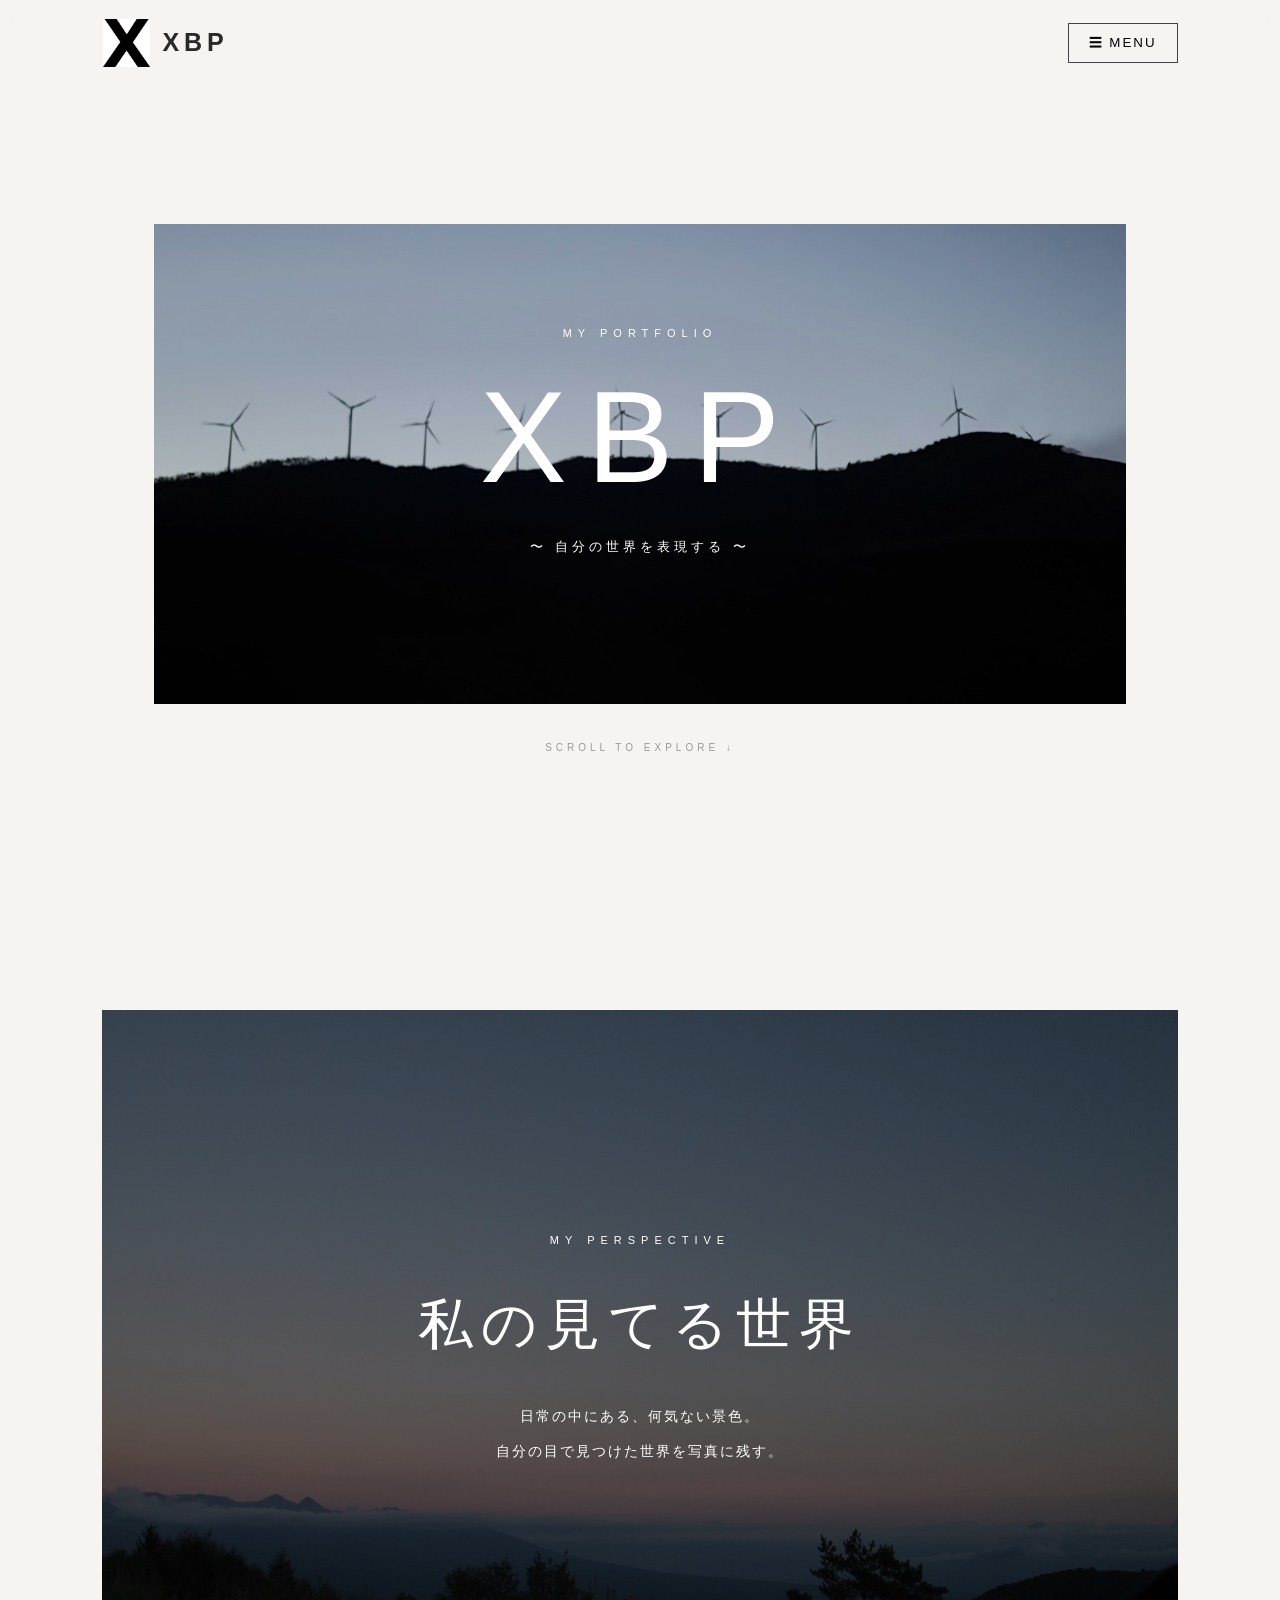
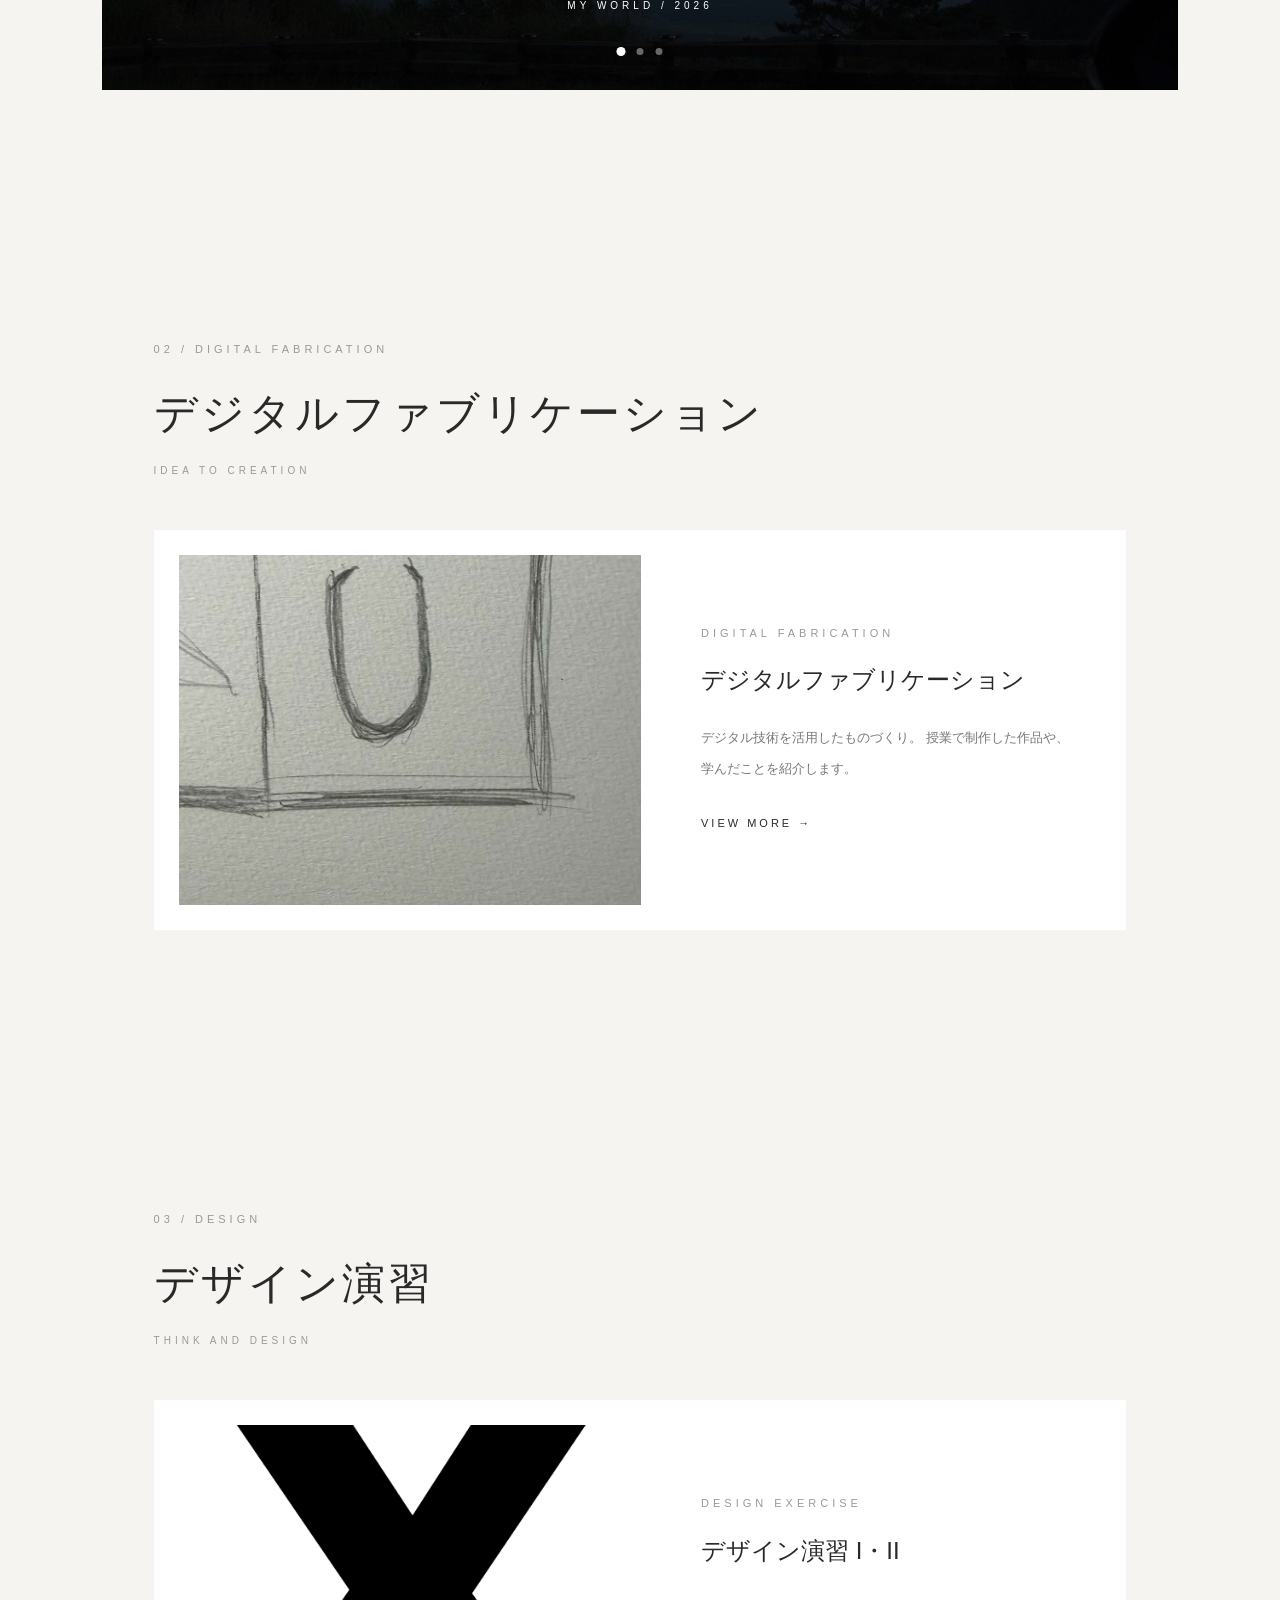
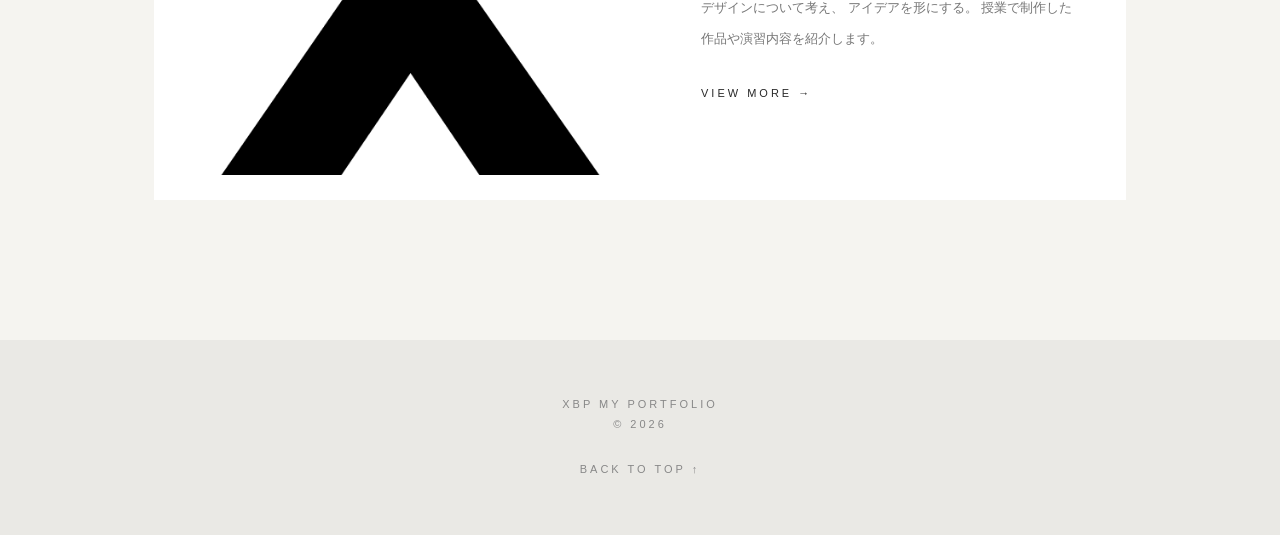
<file: index.html>
<!DOCTYPE html>
<html lang="ja">

<head>
  <meta charset="UTF-8">
  <meta name="viewport" content="width=device-width, initial-scale=1.0">

  <title>XBP | My Portfolio</title>

  <link rel="stylesheet" href="./css/home.css">
</head>

<body>

  <!-- HEADER -->
  <header>
    <a href="#home" class="logo">
      <img src="./images/0_XBlogo.png" alt="XBP">
      <span>XBP</span>
    </a>

    <button id="menuButton" aria-expanded="false">
      ☰ MENU
    </button>
  </header>

  <!-- MENU -->
  <nav id="menu">
    <a href="#home">HOME</a>
    <a href="#world">私の見てる世界</a>
    <a href="#digital">デジタルファブリケーション</a>
    <a href="#design">デザイン演習</a>
  </nav>

  
<!-- TOP HERO -->
<section class="hero" id="home">

  <div class="hero-inner">

    <div class="hero-image">

      <img src="./images/main.jpg" alt="メイン写真">

      <div class="hero-overlay">
        <p class="hero-small">MY PORTFOLIO</p>

        <h1>XBP</h1>

        <p class="hero-subtitle">
          〜 自分の世界を表現する 〜
        </p>
      </div>

    </div>

    <p class="scroll-text">SCROLL TO EXPLORE ↓</p>

  </div>

</section>


    



<!-- MY WORLD -->
<section id="world" class="world-section">

  <a href="./world/index.html" class="world-slideshow">

    <img src="./images/world1.jpg"
         class="world-slide active"
         alt="夕暮れの山と雲海">

    <img src="./images/world2.jpg"
         class="world-slide"
         alt="青空と草原">

    <img src="./images/world3.jpg"
         class="world-slide"
         alt="海を見渡す風景">

    <div class="world-overlay"></div>

    <div class="world-copy">
      <p class="world-label">MY PERSPECTIVE</p>
      <h2>私の見てる世界</h2>

      <p class="world-description">
        日常の中にある、何気ない景色。<br>
        自分の目で見つけた世界を写真に残す。
      </p>

      <p class="world-caption">MY WORLD / 2026</p>
    </div>

    <div class="slide-indicators">
      <span class="indicator active"></span>
      <span class="indicator"></span>
      <span class="indicator"></span>
    </div>

  </a>

</section>




    <!-- DIGITAL FABRICATION -->
    <section id="digital" class="section">

      <div class="section-heading reveal">
        <p class="eyebrow">02 / DIGITAL FABRICATION</p>
        <h2>デジタルファブリケーション</h2>
        <p>IDEA TO CREATION</p>
      </div>

      <a href="./digi_fab/index.html"
         class="course-card reveal">

        <div class="course-image">
          <img src="./digi_fab/images/S__29523973.jpg"
               alt="デジタルファブリケーション">
        </div>

        <div class="course-text">
          <p class="eyebrow">DIGITAL FABRICATION</p>
          <h3>デジタルファブリケーション</h3>

          <p>
            デジタル技術を活用したものづくり。
            授業で制作した作品や、
            学んだことを紹介します。
          </p>

          <span>VIEW MORE →</span>
        </div>

      </a>

    </section>

    <!-- DESIGN -->
    <section id="design" class="section">

      <div class="section-heading reveal">
        <p class="eyebrow">03 / DESIGN</p>
        <h2>デザイン演習</h2>
        <p>THINK AND DESIGN</p>
      </div>

      <a href="./de12/index.html"
         class="course-card reveal">

        <div class="course-image">
          <img src="./de12/images/0_XBlogo.png"
               alt="デザイン演習">
        </div>

        <div class="course-text">
          <p class="eyebrow">DESIGN EXERCISE</p>
          <h3>デザイン演習 I・II</h3>

          <p>
            デザインについて考え、
            アイデアを形にする。
            授業で制作した作品や演習内容を紹介します。
          </p>

          <span>VIEW MORE →</span>
        </div>

      </a>

    </section>

  </main>

  <!-- FOOTER -->
  <footer>
    <p>XBP MY PORTFOLIO</p>
    <p>© 2026</p>
    <a href="#home">BACK TO TOP ↑</a>
  </footer>

  <script>

    // MENUの開閉
    const menuButton =
      document.getElementById("menuButton");

    const menu =
      document.getElementById("menu");

    menuButton.addEventListener("click", () => {

      const opened =
        menu.classList.toggle("open");

      menuButton.setAttribute(
        "aria-expanded",
        opened
      );

    });

    // メニュー選択後に閉じる
    menu.querySelectorAll("a").forEach(link => {

      link.addEventListener("click", () => {

        menu.classList.remove("open");

        menuButton.setAttribute(
          "aria-expanded",
          "false"
        );

      });

    });

    // スクロールアニメーション
    const observer = new IntersectionObserver(
      entries => {

        entries.forEach(entry => {

          if (entry.isIntersecting) {

            entry.target.classList.add("show");

            observer.unobserve(entry.target);

          }

        });

      },
      { threshold: 0.15 }
    );

    document.querySelectorAll(".reveal").forEach(el => {
      observer.observe(el);
    });

// =========================
// MY WORLD SLIDESHOW
// =========================

const worldSlides =
  document.querySelectorAll(".world-slide");

const indicators =
  document.querySelectorAll(".indicator");

let currentSlide = 0;

function changeSlide() {

  worldSlides[currentSlide].classList.remove("active");
  indicators[currentSlide].classList.remove("active");

  currentSlide = (currentSlide + 1) % worldSlides.length;

  worldSlides[currentSlide].classList.add("active");
  indicators[currentSlide].classList.add("active");

}

// 5秒ごとに写真を切り替える
setInterval(changeSlide, 5000);


// スクロールしたら文字と暗いフィルターを表示

const worldSection =
  document.querySelector(".world-section");

const worldObserver = new IntersectionObserver(
  entries => {

    entries.forEach(entry => {

      if (entry.isIntersecting) {
        worldSection.classList.add("is-visible");
      }

    });

  },
  {
    threshold: 0.35
  }
);

worldObserver.observe(worldSection);

  </script>

</body>
</html>
</file>
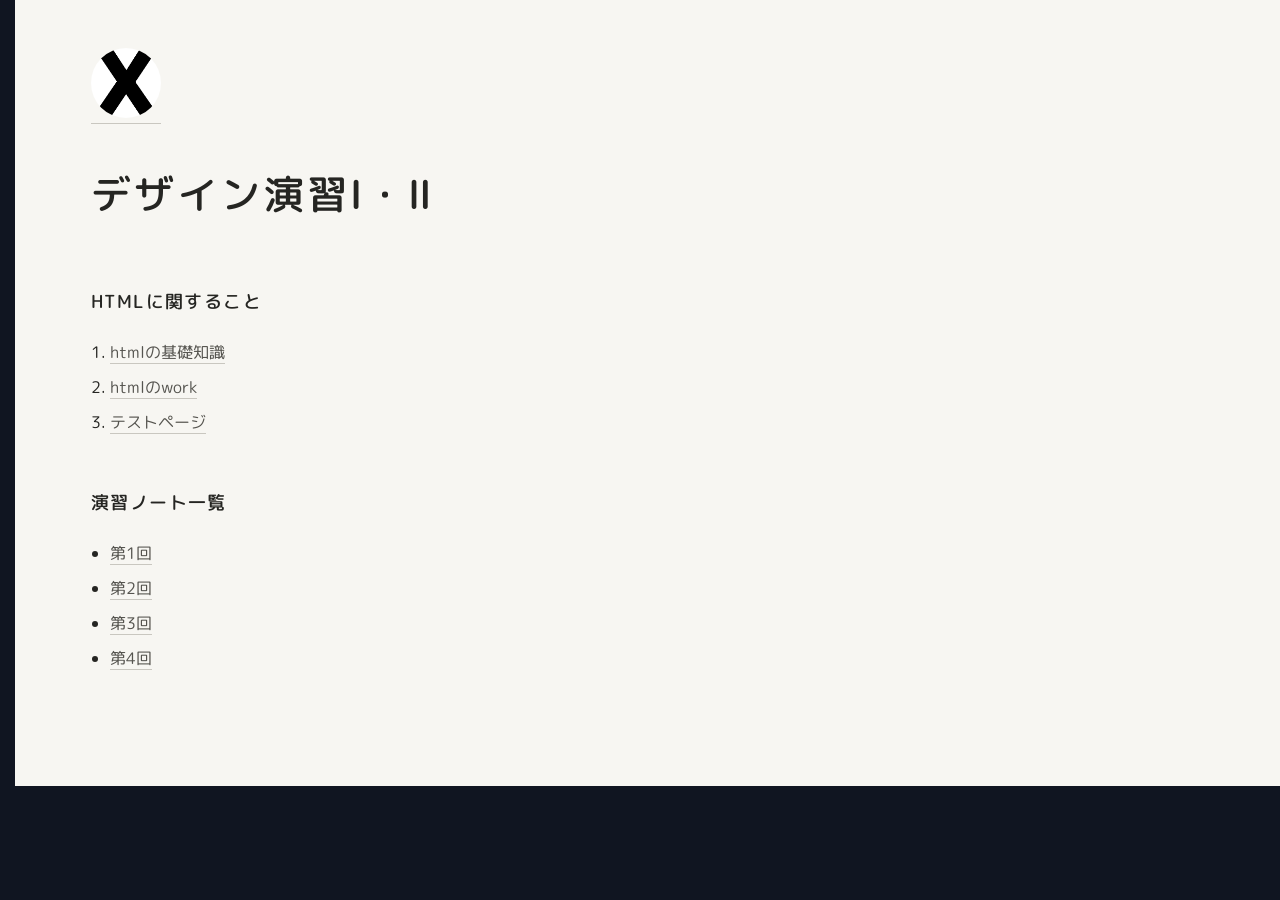
<file: de12/index.html>
<!DOCTYPE html>
<html lang="jp">
<head>
    <meta charset="UTF-8">
    <title>XBP_HPsample</title>
    <link rel="stylesheet" href="./css/style.css">
    <link rel="shortcut icon" href="./images/xbp.ico">
</head>
<body class="index-page">
    <logotohome>
    <a href="../index.html"><img src="./images/0_XBlogo.png" alt=""></a>
    </logotohome>
    <h1>デザイン演習Ⅰ・Ⅱ</h1>
        <h2>HTMLに関すること</h2>
        <ol>
            <li><a href="./hp1.html" target="_blank">htmlの基礎知識</a></li>
            <li><a href="./hp2.html" target="_blank">htmlのwork</a></li>
            <li><a href="./test.html" target="_blank">テストページ</a></li>
        </ol>
        <h2>演習ノート一覧</h2><div></div>
        <ul>
  <li><a href="./1.html">第1回</a></li>
  <li><a href="./2.html">第2回</a></li>
  <li><a href="./4.html">第3回</a></li>
  <li><a href="./7.html">第4回</a></li>
</ul><div></div>
 


    
<br>
<br>


</body>
</html>
</file>
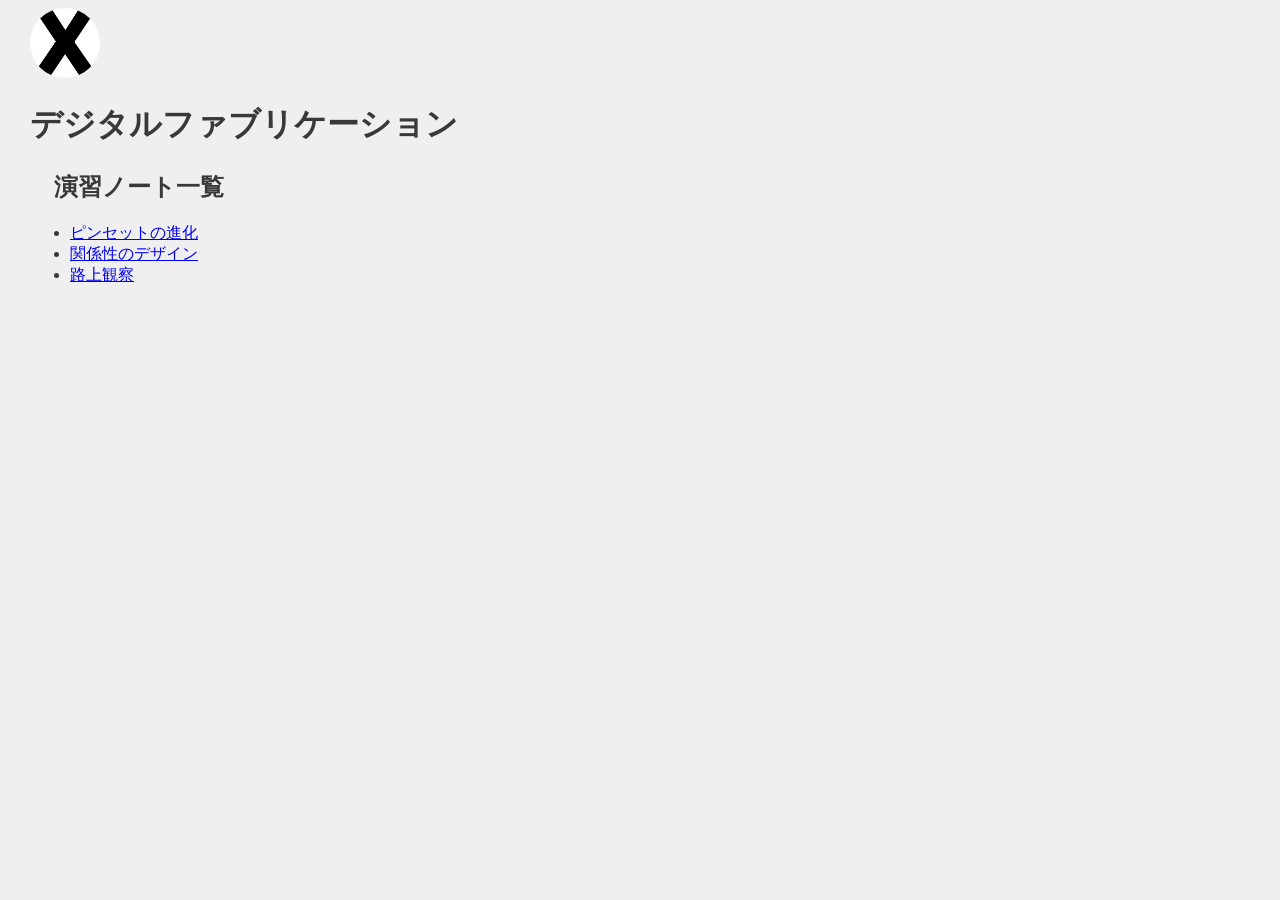
<file: digi_fab/index.html>
<!DOCTYPE html>
<html lang="jp">
<head>
    <meta charset="UTF-8">
    <title>デジタルファブリケーション</title>
    <link rel="stylesheet" href="./css/style.css">
    <link rel="shortcut icon" href="./images/xbp.ico">
</head>
<body>
    <logotohome>
    <a href="../index.html"><img src="./images/0_XBlogo.png" alt=""></a>
    </logotohome>
    <h1>デジタルファブリケーション</h1>
    <h2>演習ノート一覧</h2>
     <ul>
  <li><a href="./3.html">ピンセットの進化</a></li>
  <li><a href="./5.html">関係性のデザイン</a></li>
  <li><a href="./6.html">路上観察</a></li>





    
<br>
<br>


</body>
</html>
</file>
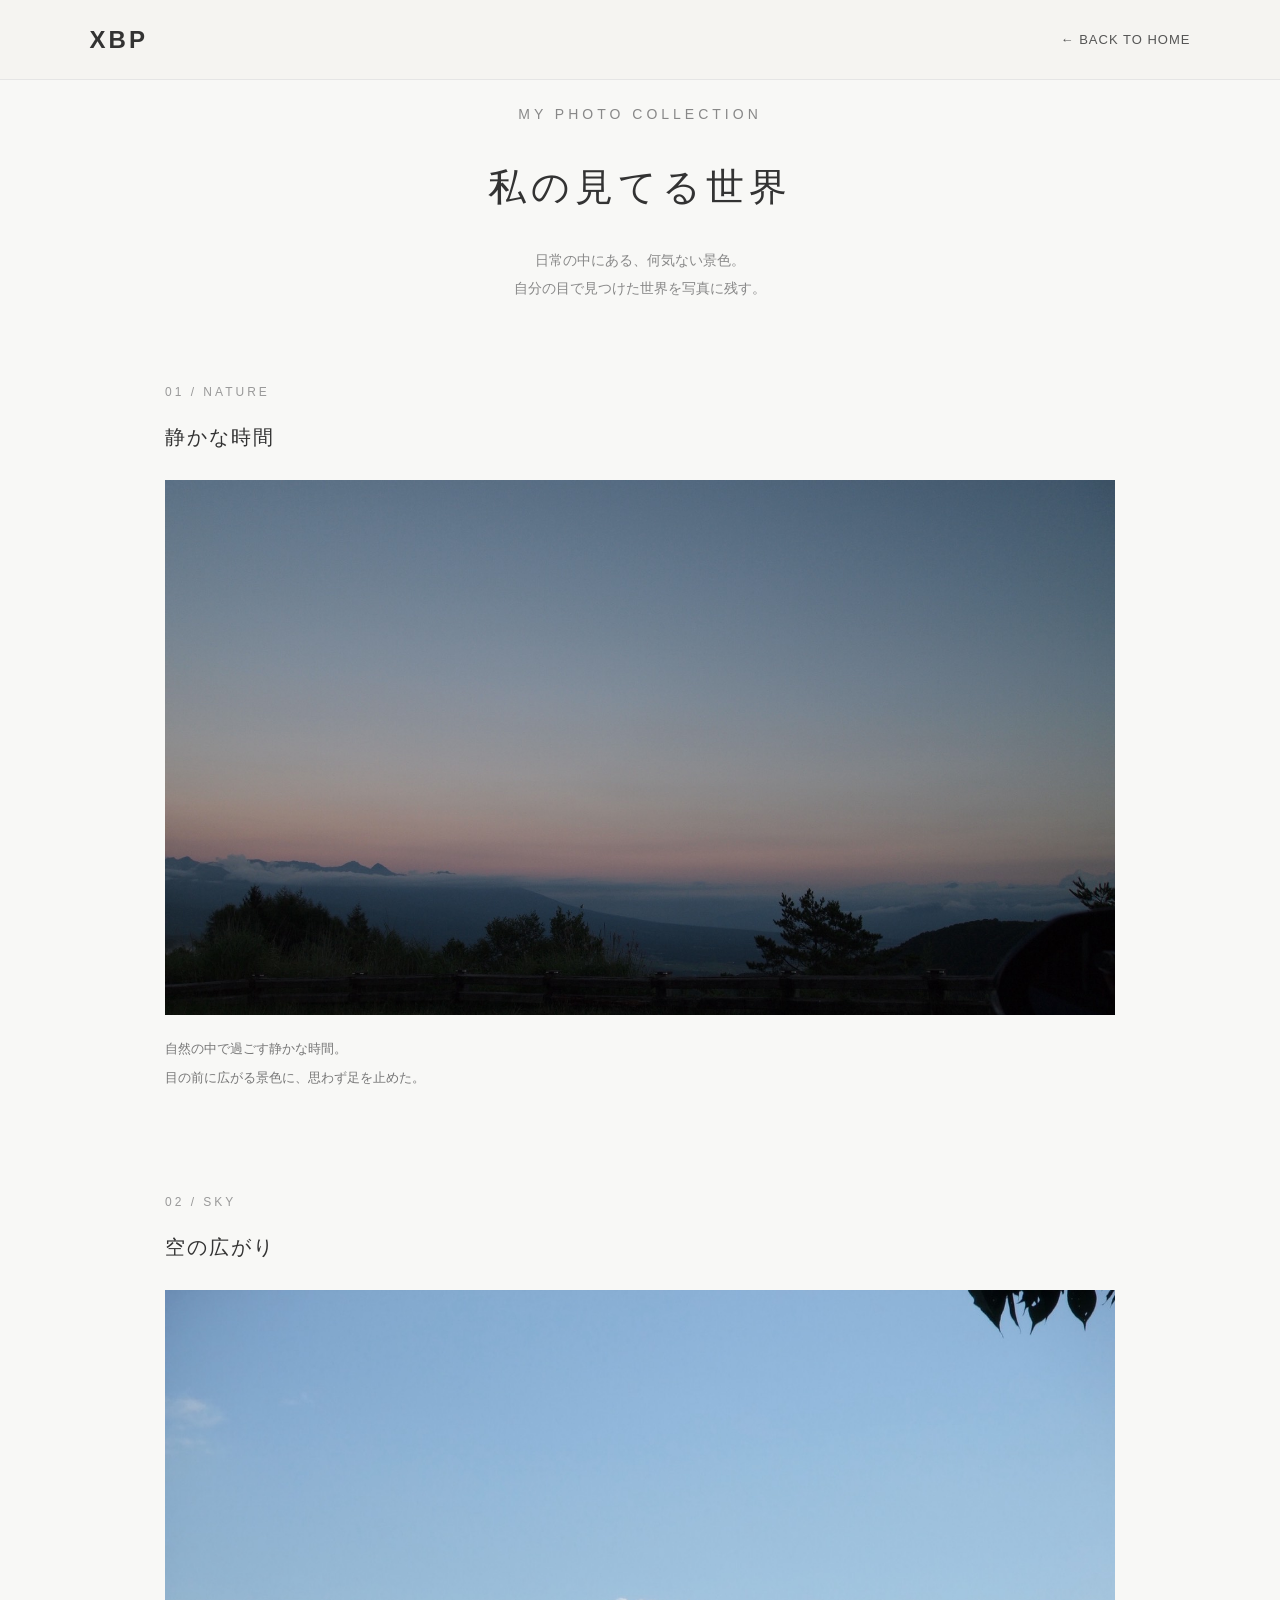
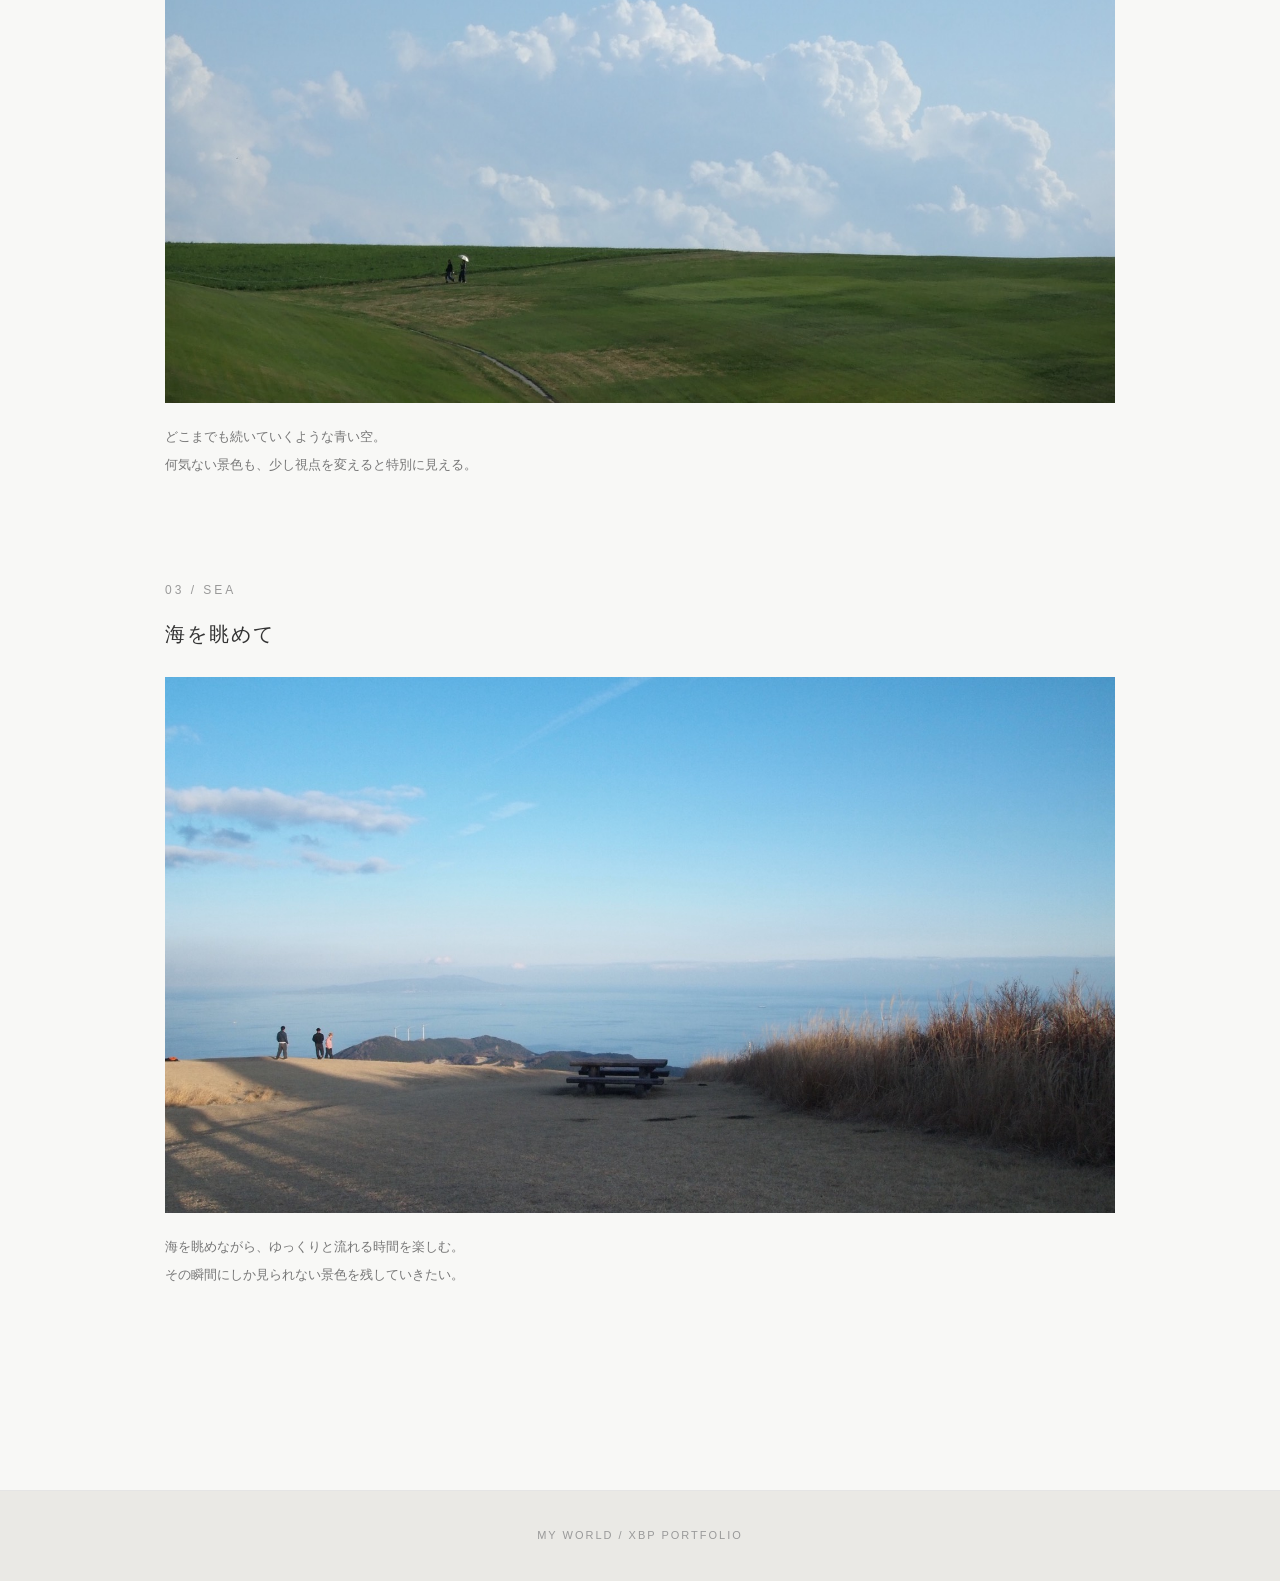
<file: world/index.html>
<!DOCTYPE html>
<html lang="ja">
<head>
  <meta charset="UTF-8">
  <meta name="viewport" content="width=device-width, initial-scale=1.0">
  <title>私の見てる世界 | XBP</title>
  <link rel="stylesheet" href="../css/home.css">

  <style>
    * {
      box-sizing: border-box;
    }

    body {
      margin: 0;
      background: #f8f8f6;
      color: #333;
      font-family: "Noto Sans JP", sans-serif;
    }

    header {
      height: 80px;
      padding: 0 7%;
      display: flex;
      align-items: center;
      justify-content: space-between;
      border-bottom: 1px solid #e5e5e5;
    }

    .logo {
      font-size: 24px;
      font-weight: bold;
      letter-spacing: 3px;
      color: #333;
      text-decoration: none;
    }

    .back-home {
      color: #555;
      text-decoration: none;
      font-size: 13px;
      letter-spacing: 1px;
    }

    .gallery-heading {
      text-align: center;
      padding: 100px 20px 80px;
    }

    .eyebrow {
      font-size: 11px;
      letter-spacing: 4px;
      color: #999;
    }

    .gallery-heading h1 {
      font-size: 38px;
      font-weight: 400;
      letter-spacing: 5px;
      margin: 25px 0;
    }

    .gallery-heading p {
      color: #888;
      font-size: 14px;
      line-height: 2;
    }

    .photo-gallery {
      max-width: 1000px;
      margin: 0 auto;
      padding: 0 25px 100px;
    }

    .photo-item {
      margin-bottom: 100px;
    }

    .photo-number {
      font-size: 12px;
      letter-spacing: 3px;
      color: #999;
      margin-bottom: 15px;
    }

    .photo-item h2 {
      font-size: 20px;
      font-weight: 400;
      letter-spacing: 2px;
      margin-bottom: 25px;
    }

    .photo-item img {
      width: 100%;
      display: block;
      object-fit: cover;
    }

    .photo-description {
      font-size: 13px;
      color: #777;
      line-height: 2.2;
      margin-top: 20px;
    }

    footer {
      text-align: center;
      padding: 35px;
      border-top: 1px solid #e5e5e5;
      color: #999;
      font-size: 11px;
      letter-spacing: 2px;
    }

    @media (max-width: 600px) {
      .gallery-heading {
        padding: 70px 15px 55px;
      }

      .gallery-heading h1 {
        font-size: 27px;
      }

      .photo-item {
        margin-bottom: 65px;
      }
    }
  </style>
</head>

<body>

  <header>
    <a href="../index.html" class="logo">XBP</a>
    <a href="../index.html" class="back-home">← BACK TO HOME</a>
  </header>

  <main>
    <section class="gallery-heading">
      <p class="eyebrow">MY PHOTO COLLECTION</p>
      <h1>私の見てる世界</h1>
      <p>
        日常の中にある、何気ない景色。<br>
        自分の目で見つけた世界を写真に残す。
      </p>
    </section>

    <section class="photo-gallery">

      <article class="photo-item">
        <p class="photo-number">01 / NATURE</p>
        <h2>静かな時間</h2>
        <img src="../images/world1.jpg" alt="夕暮れの山と雲海">
        <p class="photo-description">
          自然の中で過ごす静かな時間。<br>
          目の前に広がる景色に、思わず足を止めた。
        </p>
      </article>

      <article class="photo-item">
        <p class="photo-number">02 / SKY</p>
        <h2>空の広がり</h2>
        <img src="../images/world2.jpg" alt="青空と草原">
        <p class="photo-description">
          どこまでも続いていくような青い空。<br>
          何気ない景色も、少し視点を変えると特別に見える。
        </p>
      </article>

      <article class="photo-item">
        <p class="photo-number">03 / SEA</p>
        <h2>海を眺めて</h2>
        <img src="../images/world3.jpg" alt="海を見渡す風景">
        <p class="photo-description">
          海を眺めながら、ゆっくりと流れる時間を楽しむ。<br>
          その瞬間にしか見られない景色を残していきたい。
        </p>
      </article>

    </section>
  </main>

  <footer>
    MY WORLD / XBP PORTFOLIO
  </footer>

</body>
</html>
</file>
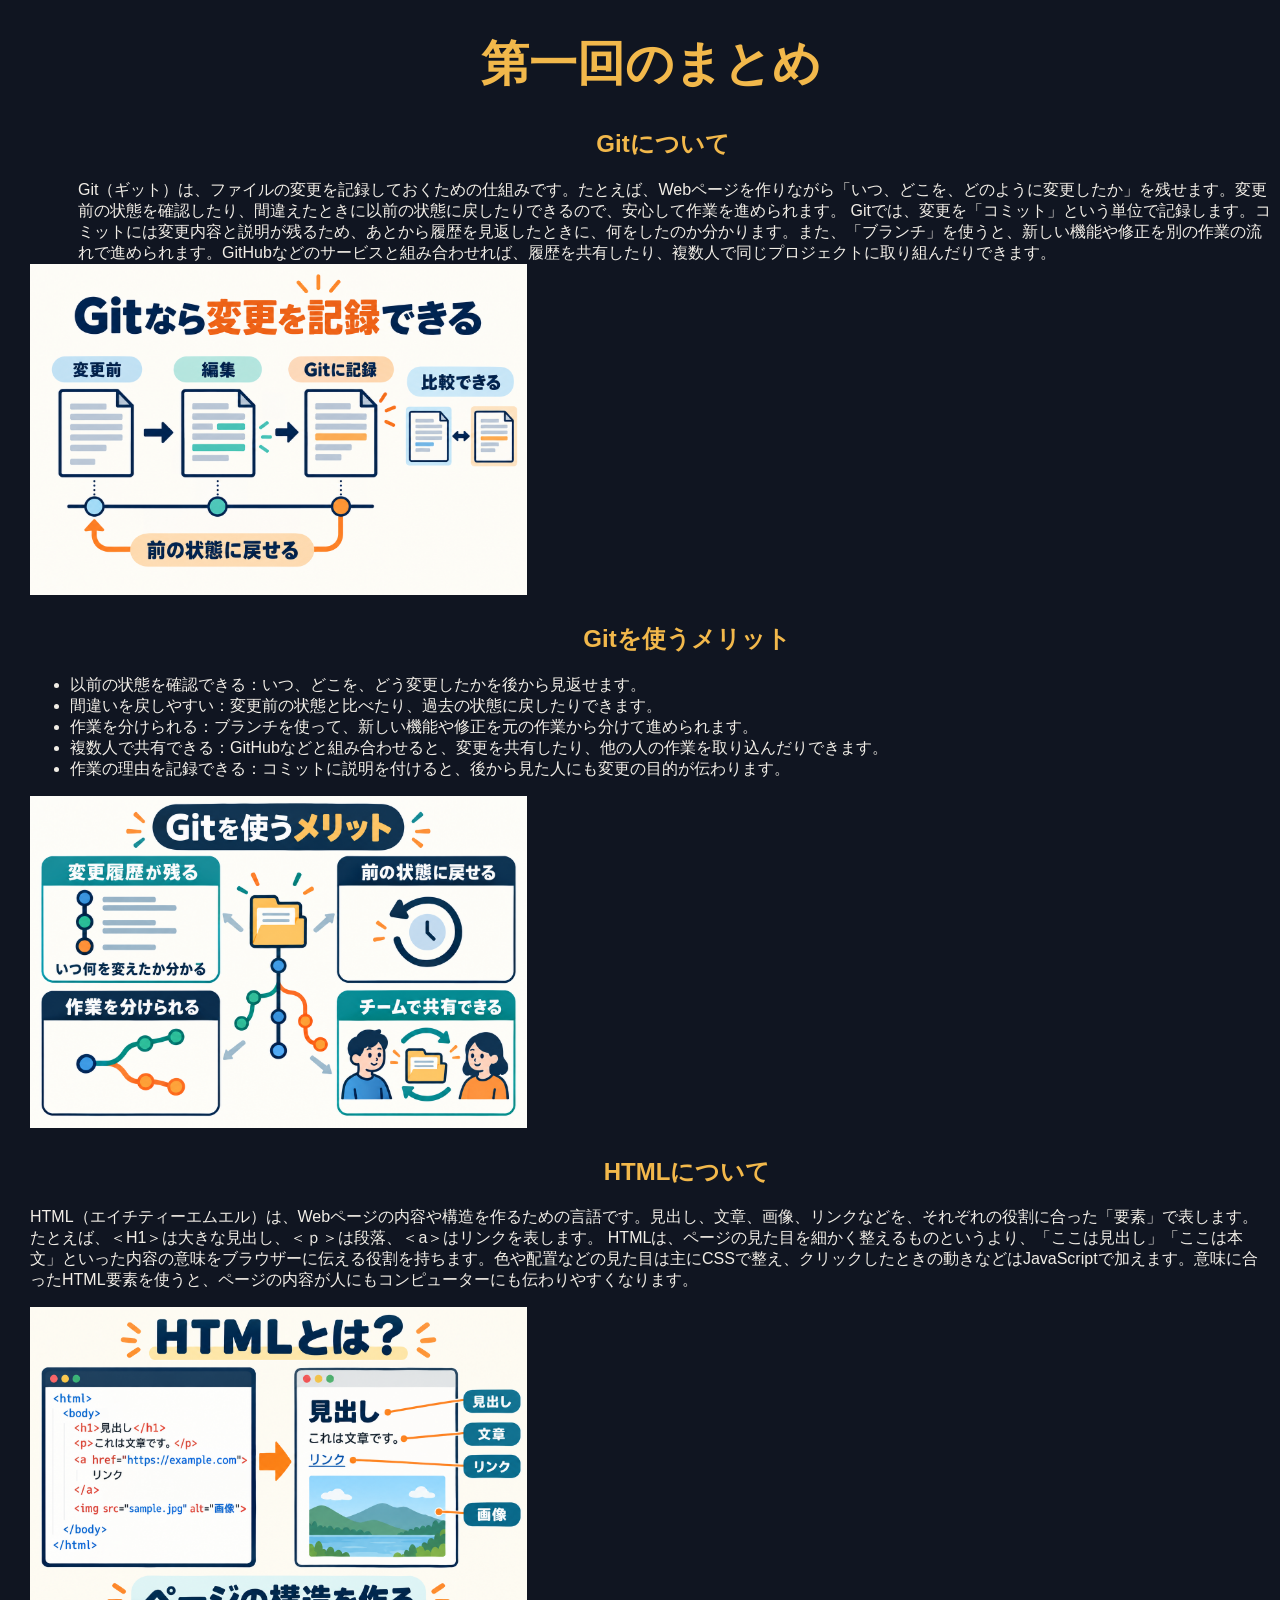
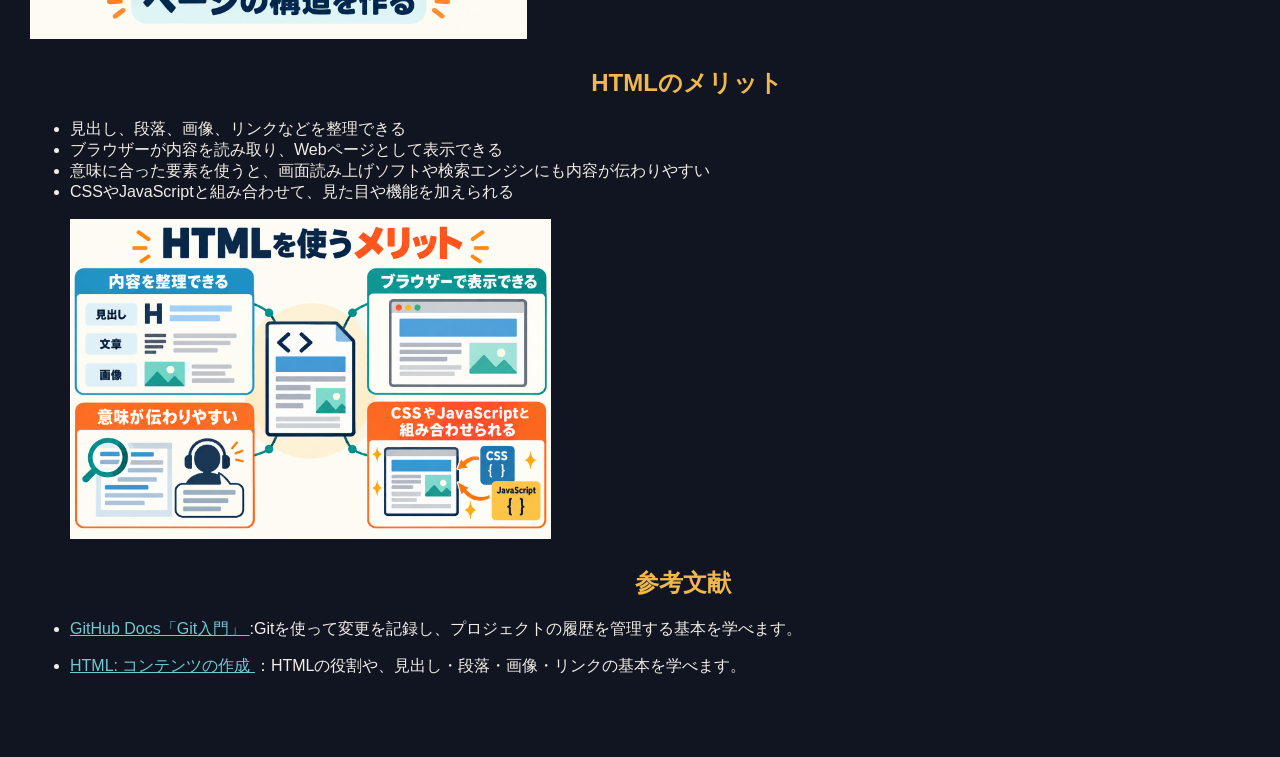
<file: de12/1.html>
<!DOCTYPE html>
<html lang="jp">
<head>
    <!-- ⑥↓タイトルを変えてみよう -->
    <title>第一回のまとめ</title>
    <!-- ⑤スタイルシートの設定をしよう -->
    <!-- h1.htmlからある行をコピペしてくればOK --><link rel="stylesheet" href="css/style.css">
</head> 
<body>
    <h1>第一回のまとめ</h1><div></div>
    <h2>Gitについて</h2>
    <!-- 塊ごとにdivタグで区切るようにしましょう。 -->
    <div>Git（ギット）は、ファイルの変更を記録しておくための仕組みです。たとえば、Webページを作りながら「いつ、どこを、どのように変更したか」を残せます。変更前の状態を確認したり、間違えたときに以前の状態に戻したりできるので、安心して作業を進められます。
Gitでは、変更を「コミット」という単位で記録します。コミットには変更内容と説明が残るため、あとから履歴を見返したときに、何をしたのか分かります。また、「ブランチ」を使うと、新しい機能や修正を別の作業の流れで進められます。GitHubなどのサービスと組み合わせれば、履歴を共有したり、複数人で同じプロジェクトに取り組んだりできます。</div>
         <!-- ①↓に文字を書いてみよう -->

         <img src="./images/ChatGPT 画像 2026年10月10日 09_42_55.png" width="40%"><div>
 
            <h2>Gitを使うメリット</h2>                       
 </div>
 <ul>
                        <li>以前の状態を確認できる：いつ、どこを、どう変更したかを後から見返せます。</li>
                        <li>間違いを戻しやすい：変更前の状態と比べたり、過去の状態に戻したりできます。</li>
                        <li>作業を分けられる：ブランチを使って、新しい機能や修正を元の作業から分けて進められます。</li>
                        <li>複数人で共有できる：GitHubなどと組み合わせると、変更を共有したり、他の人の作業を取り込んだりできます。</li>
                        <li>作業の理由を記録できる：コミットに説明を付けると、後から見た人にも変更の目的が伝わります。</li>
                    </ul></div>


 

                    <img src="./images/ChatGPT 画像 2026年10月10日 09_45_20.png" width="40%"><div>
 
                
         <!-- ②↓に画像（imagesフォルダにあるtest.png）を挿入してみよう -->
<h2>HTMLについて</h2>
</div>
HTML（エイチティーエムエル）は、Webページの内容や構造を作るための言語です。見出し、文章、画像、リンクなどを、それぞれの役割に合った「要素」で表します。たとえば、＜H1＞は大きな見出し、＜ｐ＞は段落、＜a＞はリンクを表します。
HTMLは、ページの見た目を細かく整えるものというより、「ここは見出し」「ここは本文」といった内容の意味をブラウザーに伝える役割を持ちます。色や配置などの見た目は主にCSSで整え、クリックしたときの動きなどはJavaScriptで加えます。意味に合ったHTML要素を使うと、ページの内容が人にもコンピューターにも伝わりやすくなります。　</div>



<div></div><img src="./images/ChatGPT 画像 2026年10月10日 09_58_46.png" width="40%"><div>

 <h2>HTMLのメリット</h2></div>   
 
</div>
<ul>
                        <li>見出し、段落、画像、リンクなどを整理できる</li>
                        <li>ブラウザーが内容を読み取り、Webページとして表示できる</li>
                        <li>意味に合った要素を使うと、画面読み上げソフトや検索エンジンにも内容が伝わりやすい</li>
                        <li>CSSやJavaScriptと組み合わせて、見た目や機能を加えられる</li><div>

</div><img src="./images/ChatGPT 画像 2026年10月10日 09_58_52.png" width="40%"><div>
                       
                        

       <!-- ③↓に箇条書きをしてみよう -->
</div> <h2>参考文献</h2><div></div>
<li>
  <a href="https://docs.github.com/ja/get-started/learning-to-code/getting-started-with-git">
    GitHub Docs「Git入門」
  </a>:Gitを使って変更を記録し、プロジェクトの履歴を管理する基本を学べます。
  </a>
</li><div></div>
<li>
  <a href="https://developer.mozilla.org/ja/docs/Learn_web_development/Getting_started/Your_first_website/Creating_the_content">
    HTML: コンテンツの作成
  </a>
  ：HTMLの役割や、見出し・段落・画像・リンクの基本を学べます。
</li>



                        
                
         <!-- ④↓に外部リンクを作ってみよう -->
 

</body>
</html>
</file>
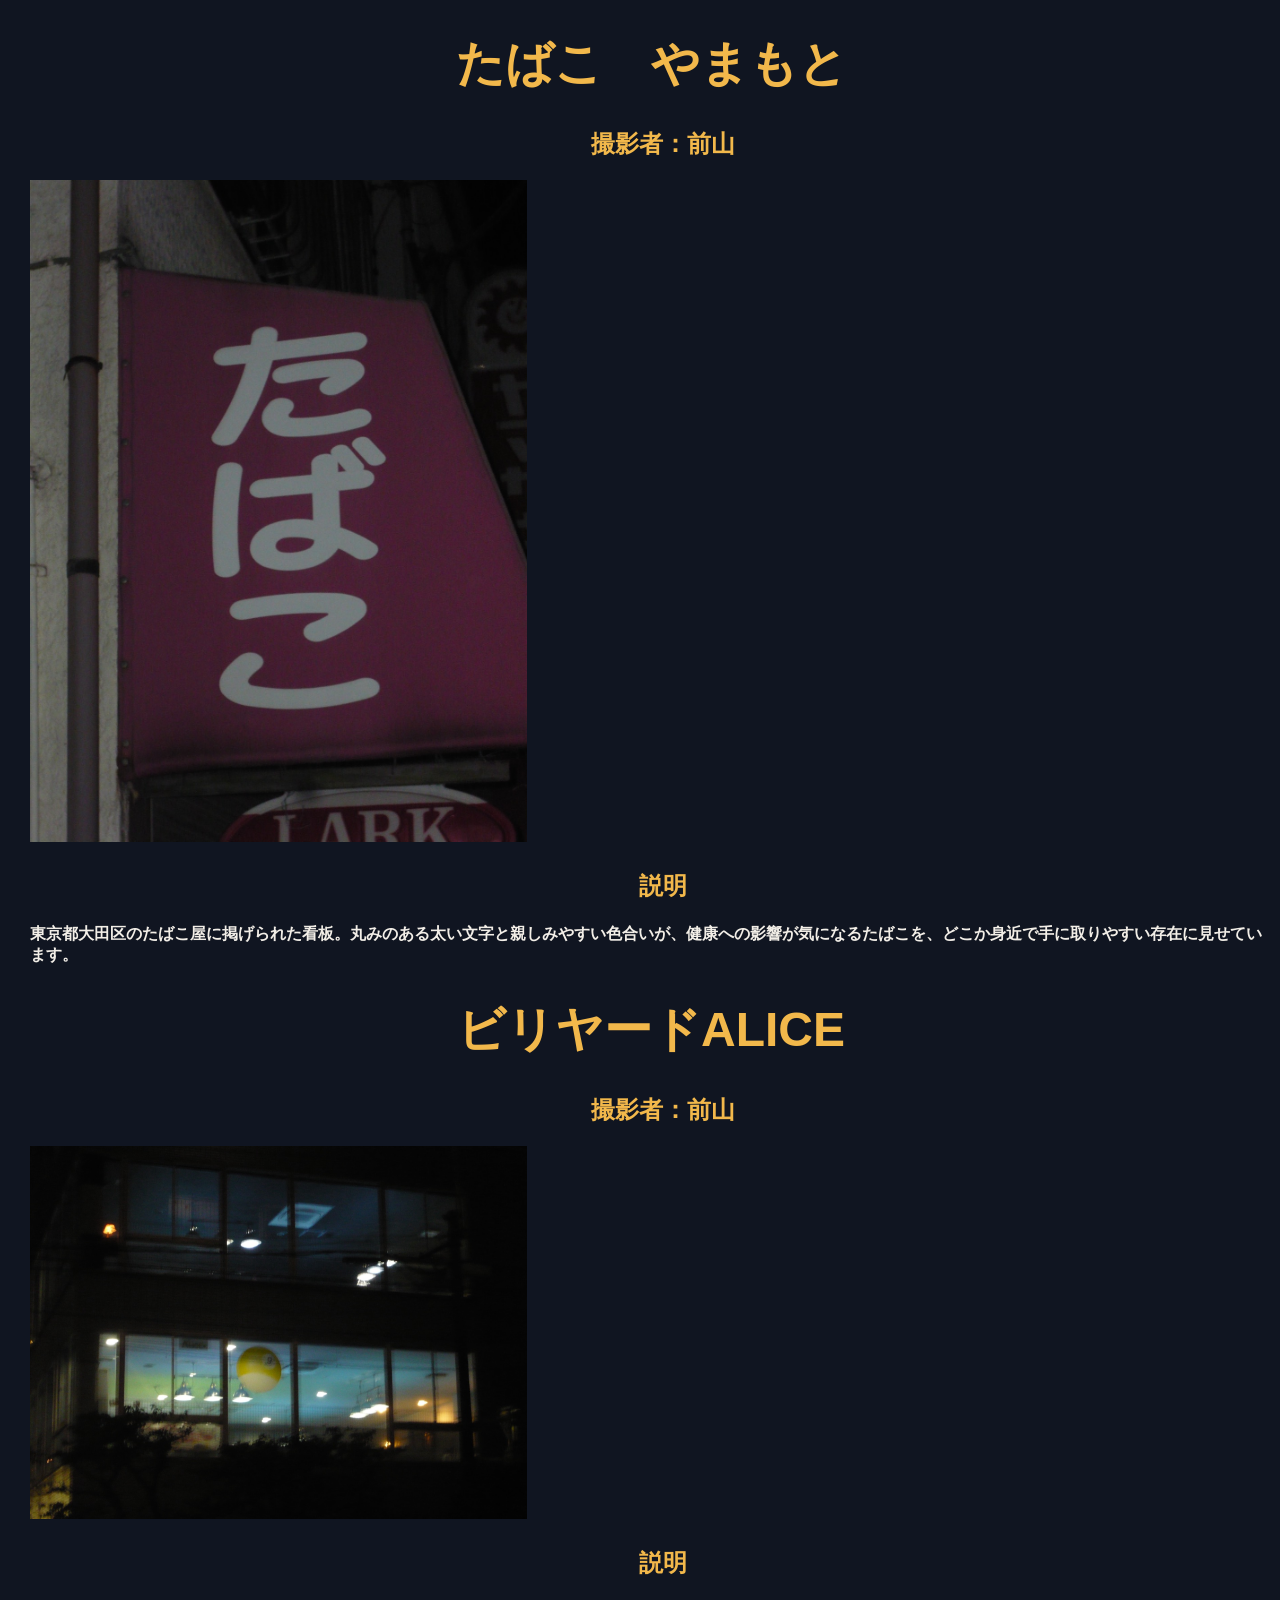
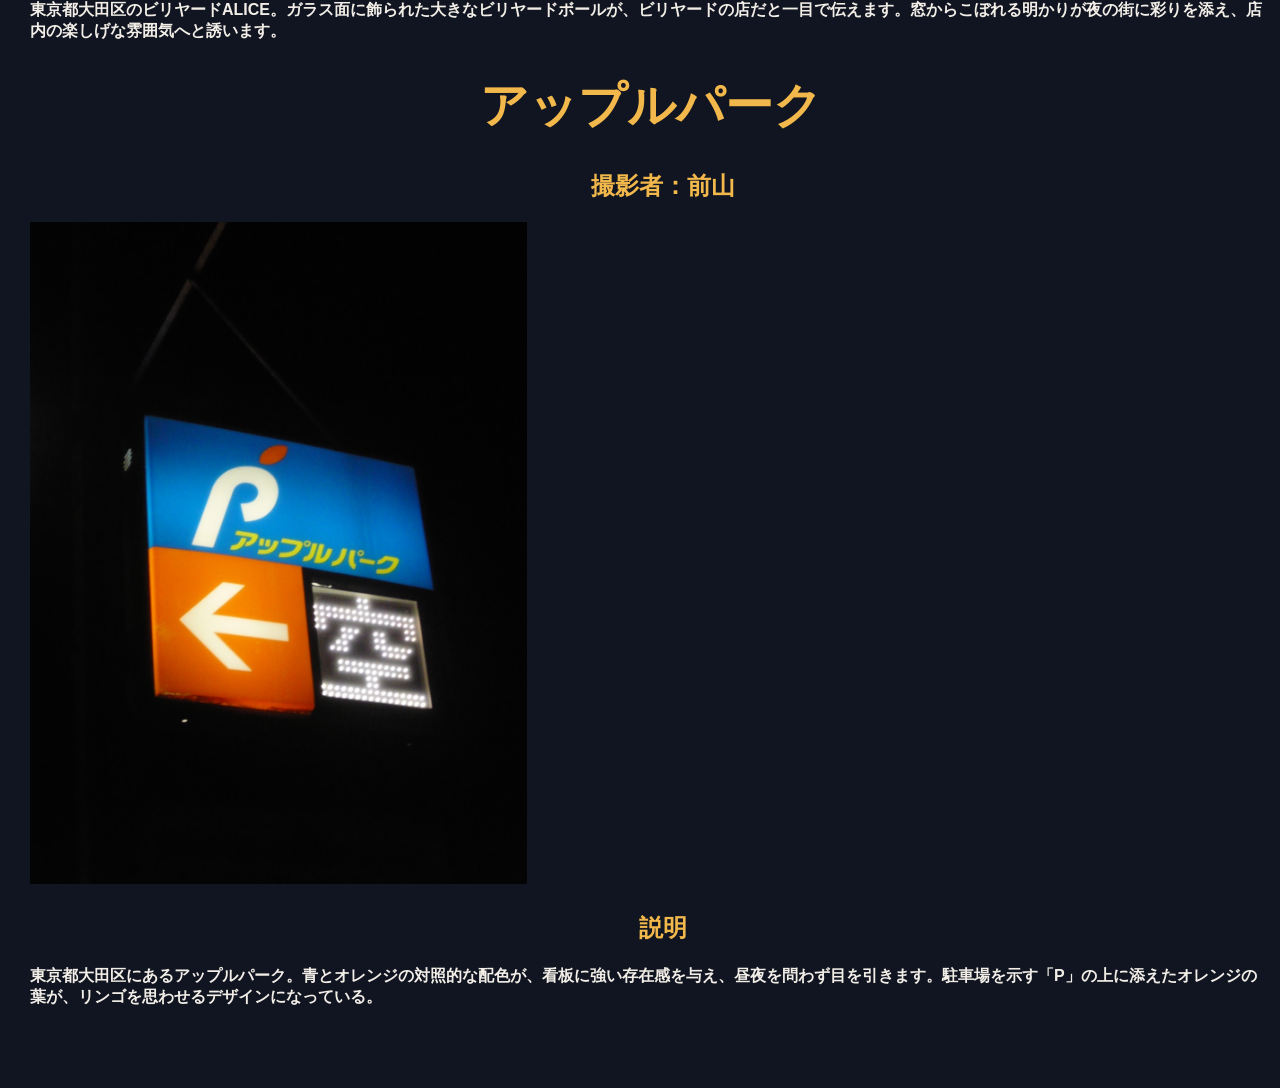
<file: de12/2.html>
<!DOCTYPE html>
<html lang="jp">
<head>
    <title>第二回フィールドワーク</title>
    <link rel="stylesheet" href="css/style.css">
</head> 
<body class="tobacco-page">
<h1>たばこ　やまもと</h1><div></div>
<h2>撮影者：前山</h2><div></div>
<img src="./images/S__28565512_0.jpg" width="40%"><br>
<h2>説明</h2><div></div>
<h4>東京都大田区のたばこ屋に掲げられた看板。丸みのある太い文字と親しみやすい色合いが、健康への影響が気になるたばこを、どこか身近で手に取りやすい存在に見せています。</h4><div></div>
<h1>ビリヤードALICE</h1><div></div>
<h2>撮影者：前山</h2><div></div>
<img src="./images/S__28565513_0.jpg" width="40%"><br>
<h2>説明</h2><div></div>
<h4>東京都大田区のビリヤードALICE。ガラス面に飾られた大きなビリヤードボールが、ビリヤードの店だと一目で伝えます。窓からこぼれる明かりが夜の街に彩りを添え、店内の楽しげな雰囲気へと誘います。</h4><div></div>
<h1>アップルパーク</h1><div></div>
<h2>撮影者：前山</h2><div></div>
<img src="./images/S__28876802.jpg" width="40%"><br>
<h2>説明</h2><div></div>
<h4>東京都大田区にあるアップルパーク。青とオレンジの対照的な配色が、看板に強い存在感を与え、昼夜を問わず目を引きます。駐車場を示す「P」の上に添えたオレンジの葉が、リンゴを思わせるデザインになっている。</h4><div></div>

</body>
</file>
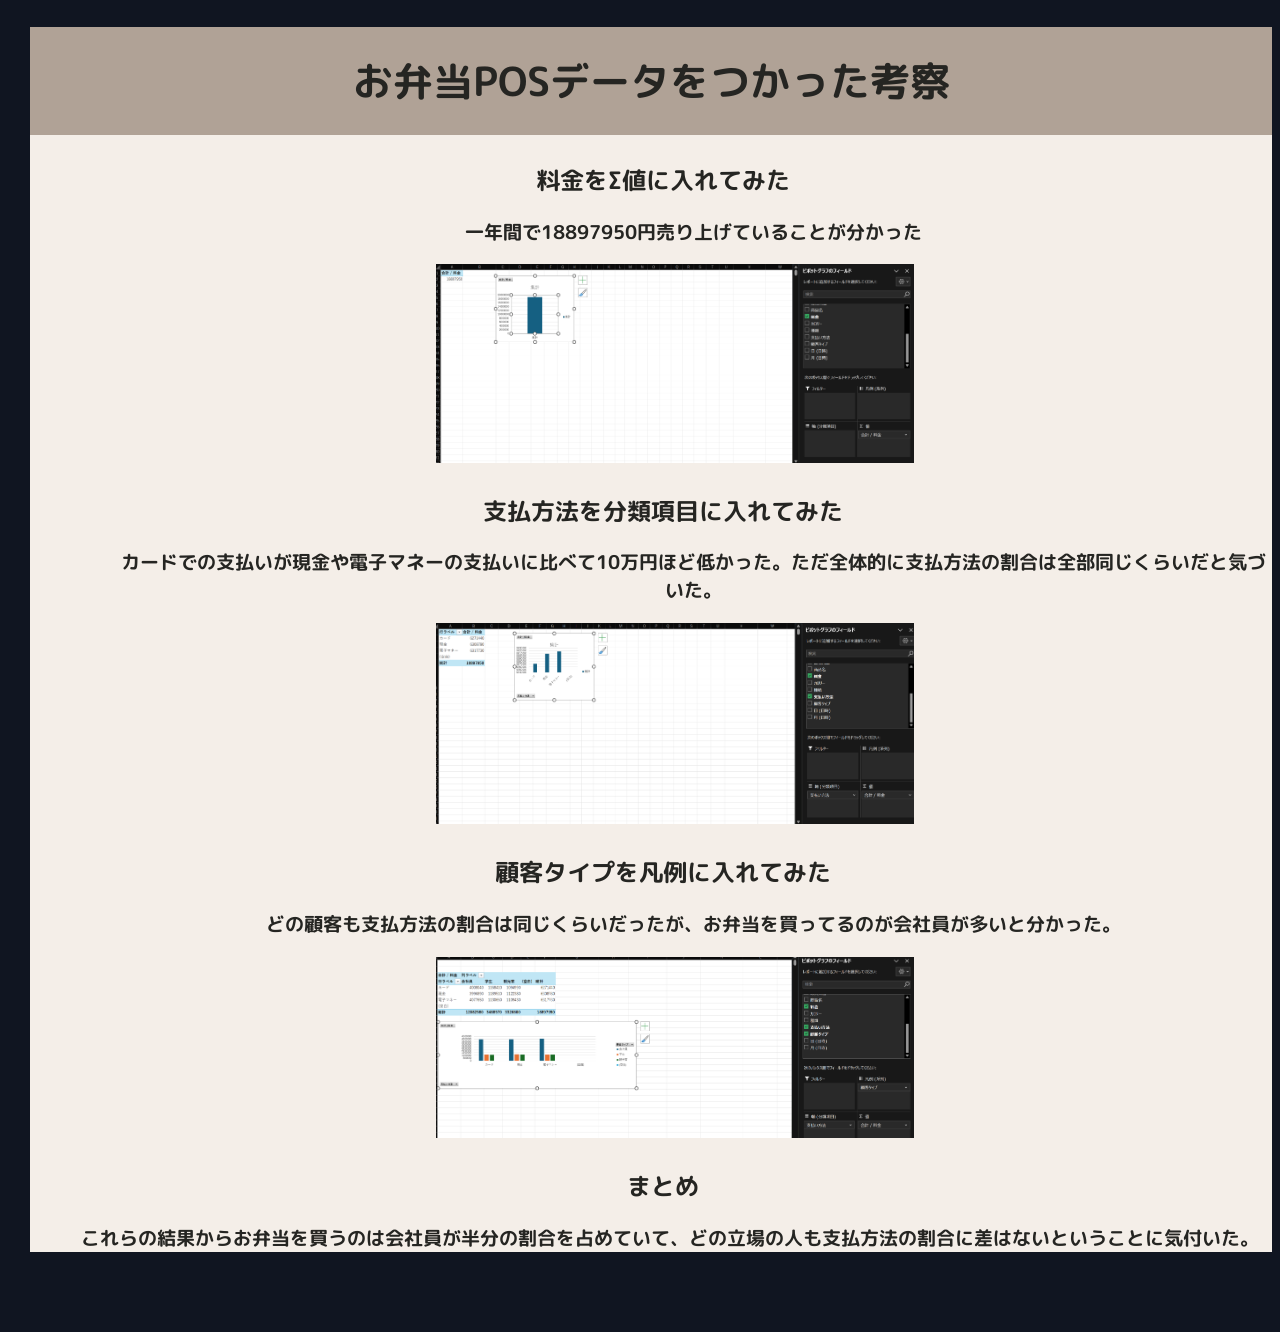
<file: de12/4.html>
<!DOCTYPE html>
<html lang="jp">
<head>
    <title>マエヤマコウト</title>
    <link rel="stylesheet" href="css/style.css">
    <style>
    body.tobacco-page {
  background: #f4eee8;
  color: #252522;
  font-family: "M PLUS Rounded 1c", sans-serif;
}

/* 大見出し */
body.tobacco-page h1 {
  color: #252522;
  text-align: center;
  font-size: 2.5rem;
  padding: 24px;
  background: rgba(120, 100, 85, 0.55);
}

/* 小見出し */
body.tobacco-page h2 {
  color: #252522;
  text-align: center;
}

/* 説明文 */
body.tobacco-page h3 {
  color: #252522;
  text-align: center;
}
.photo-center {
    text-align: center;
  }

  .photo-center img {
    display: inline-block;
    max-width: 100%;
    height: auto;
  }
    
</style>
</head> 
<body class="tobacco-page">
<h1>お弁当POSデータをつかった考察</h1><div></div>
<h2>料金をΣ値に入れてみた</h2><div>
 <h3>一年間で18897950円売り上げていることが分かった</h3></div>
 <div class="photo-center">
 <img src="./images/スクリーンショット 2026-11-11 163620.png" width="40%"><br></div>
 <h2>支払方法を分類項目に入れてみた</h2><div>
<h3>カードでの支払いが現金や電子マネーの支払いに比べて10万円ほど低かった。ただ全体的に支払方法の割合は全部同じくらいだと気づいた。</h3></div>
<div class="photo-center">
<img src="./images/スクリーンショット 2026-11-11 164704.png" width="40%"><br></div>
<h2>顧客タイプを凡例に入れてみた</h2><div>
<h3>どの顧客も支払方法の割合は同じくらいだったが、お弁当を買ってるのが会社員が多いと分かった。</h3></div>
<div class="photo-center">
<img src="./images/スクリーンショット 2026-11-11 165249.png" width="40%"><br></div>
<h2>まとめ</h2>
<h3>これらの結果からお弁当を買うのは会社員が半分の割合を占めていて、どの立場の人も支払方法の割合に差はないということに気付いた。</h3>
</body>
</file>
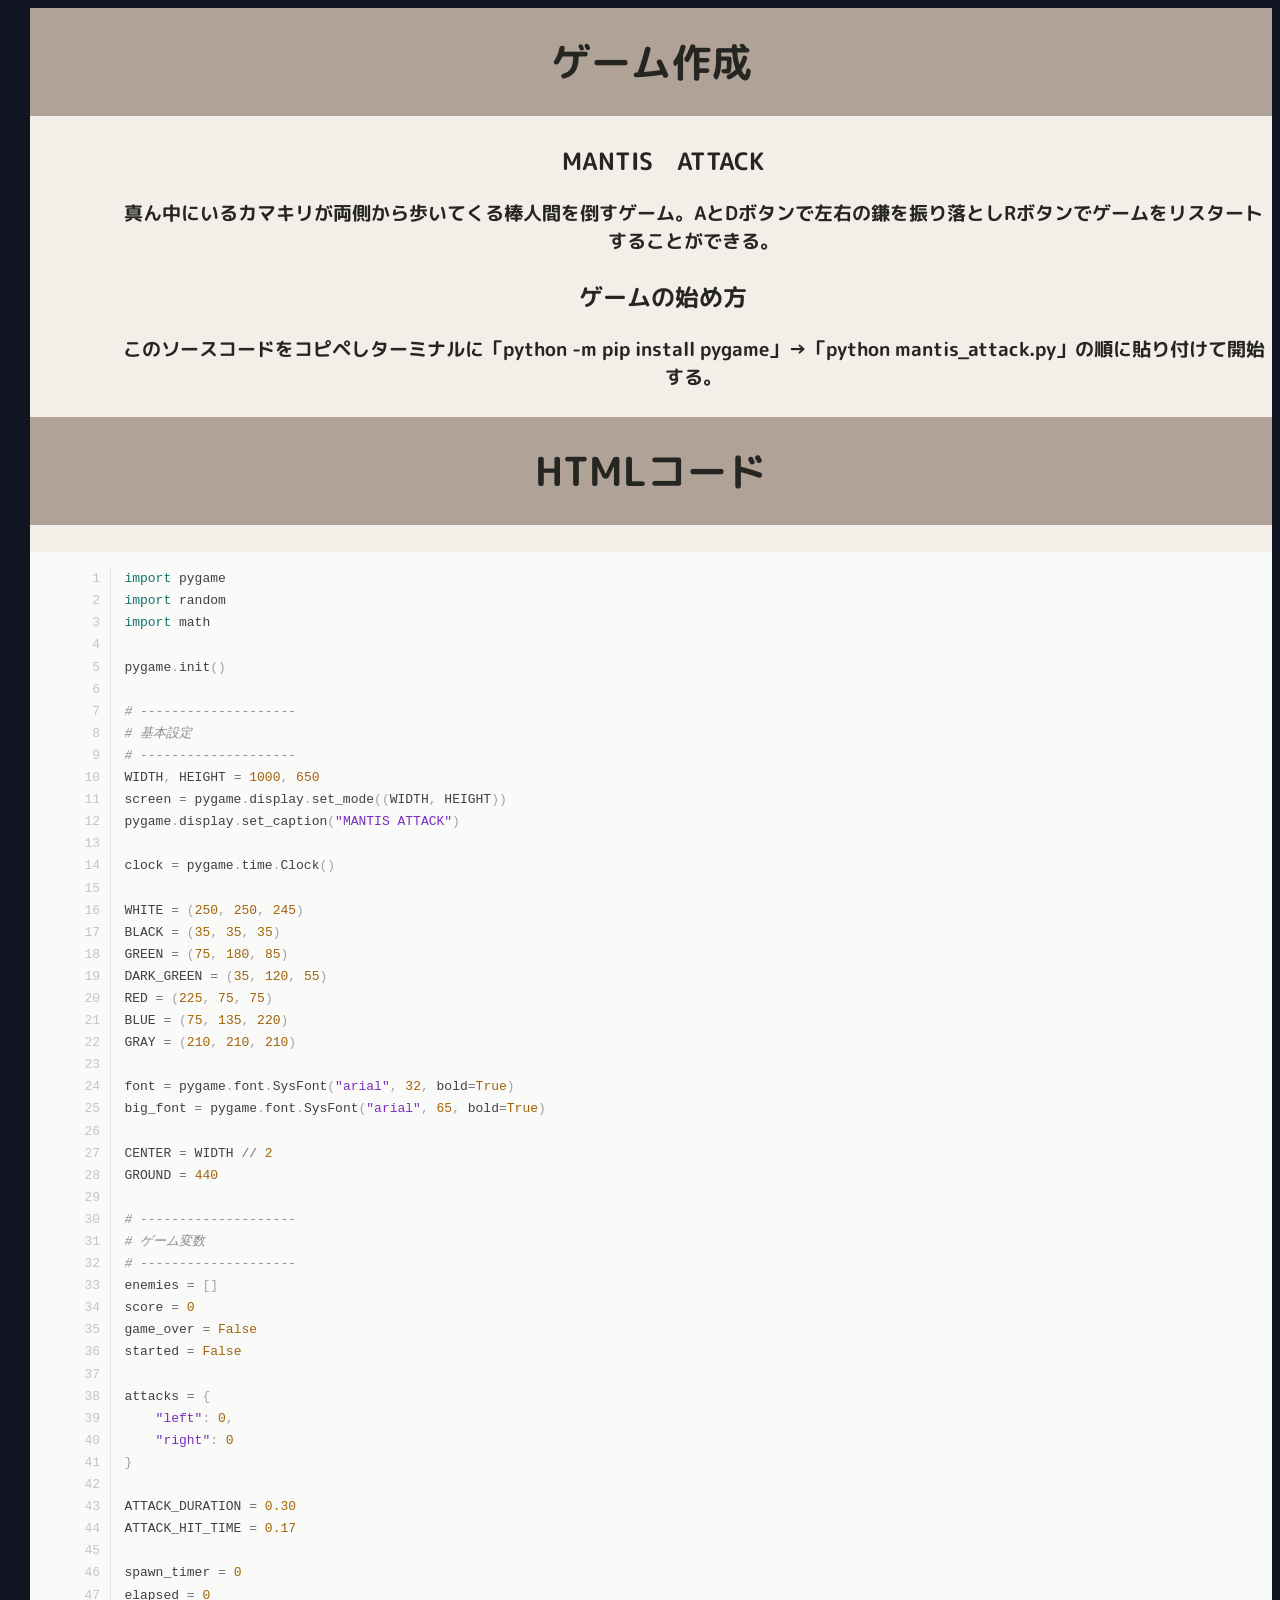
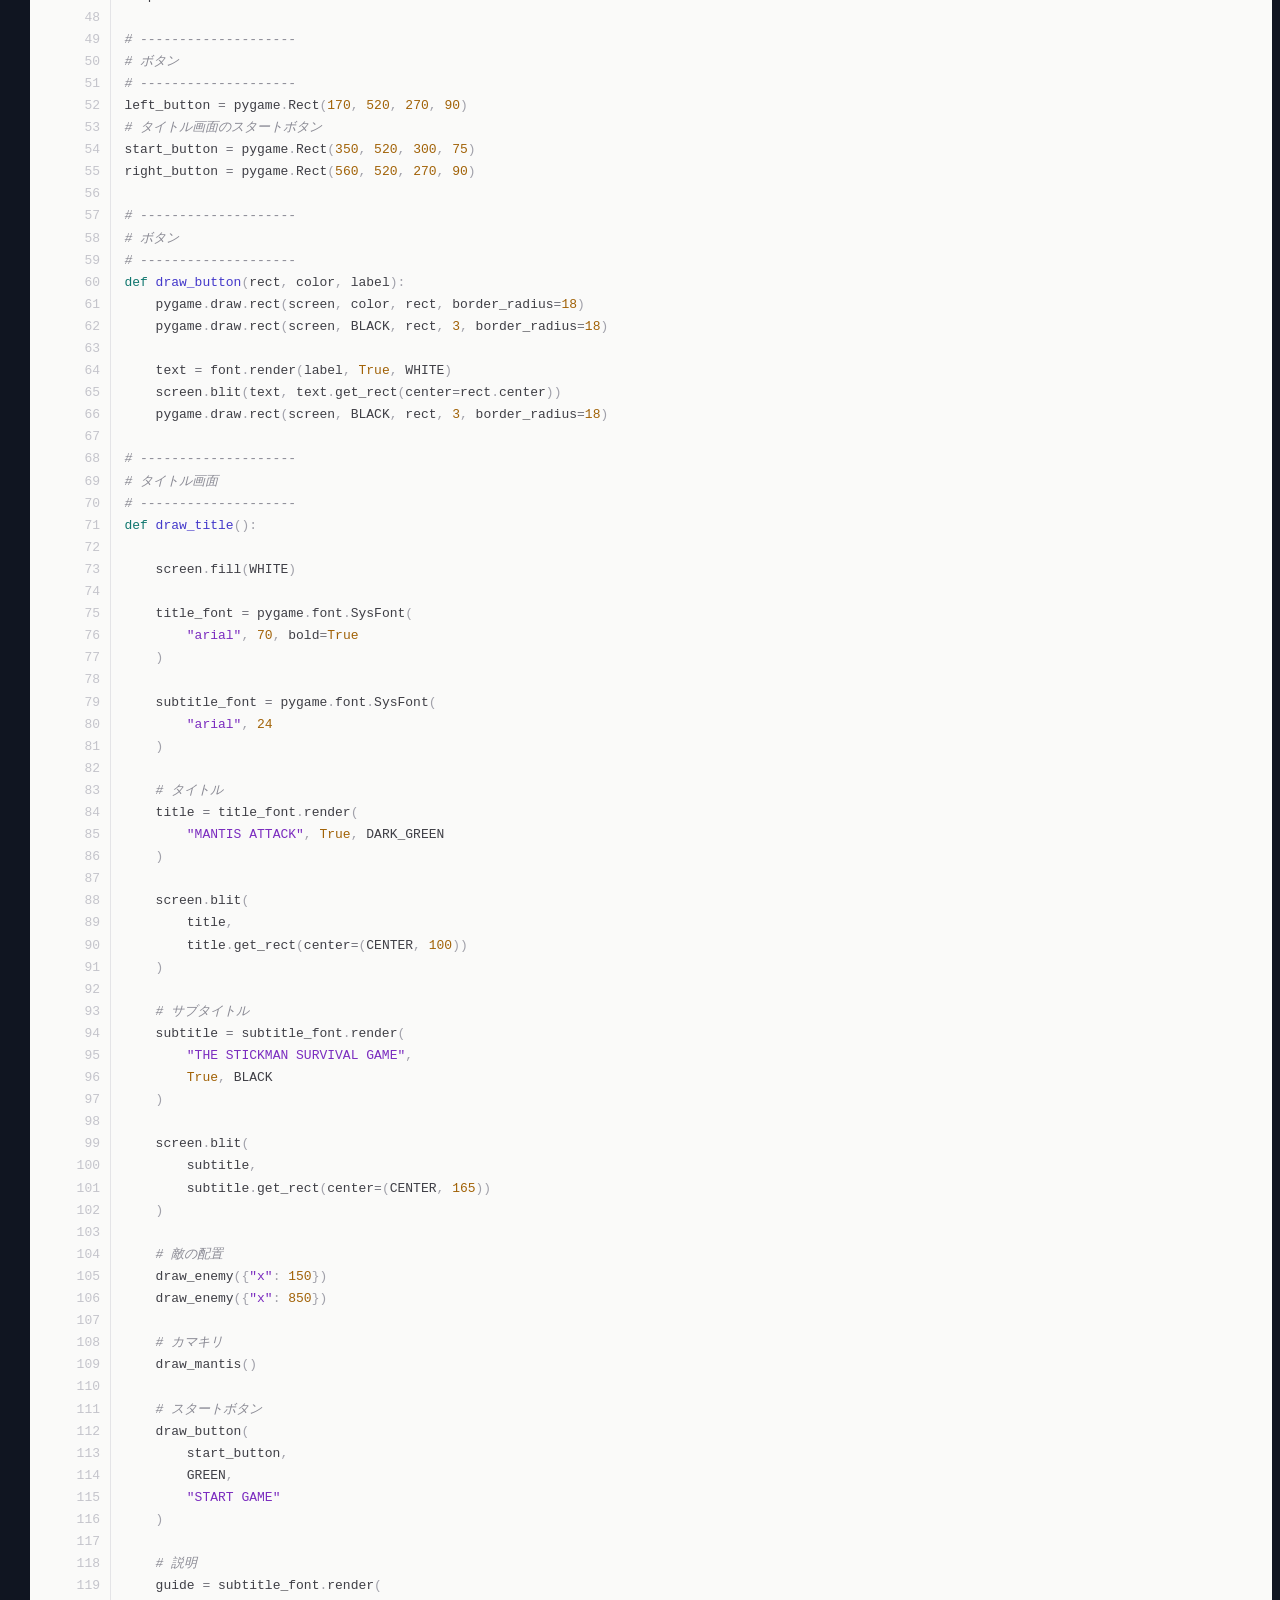
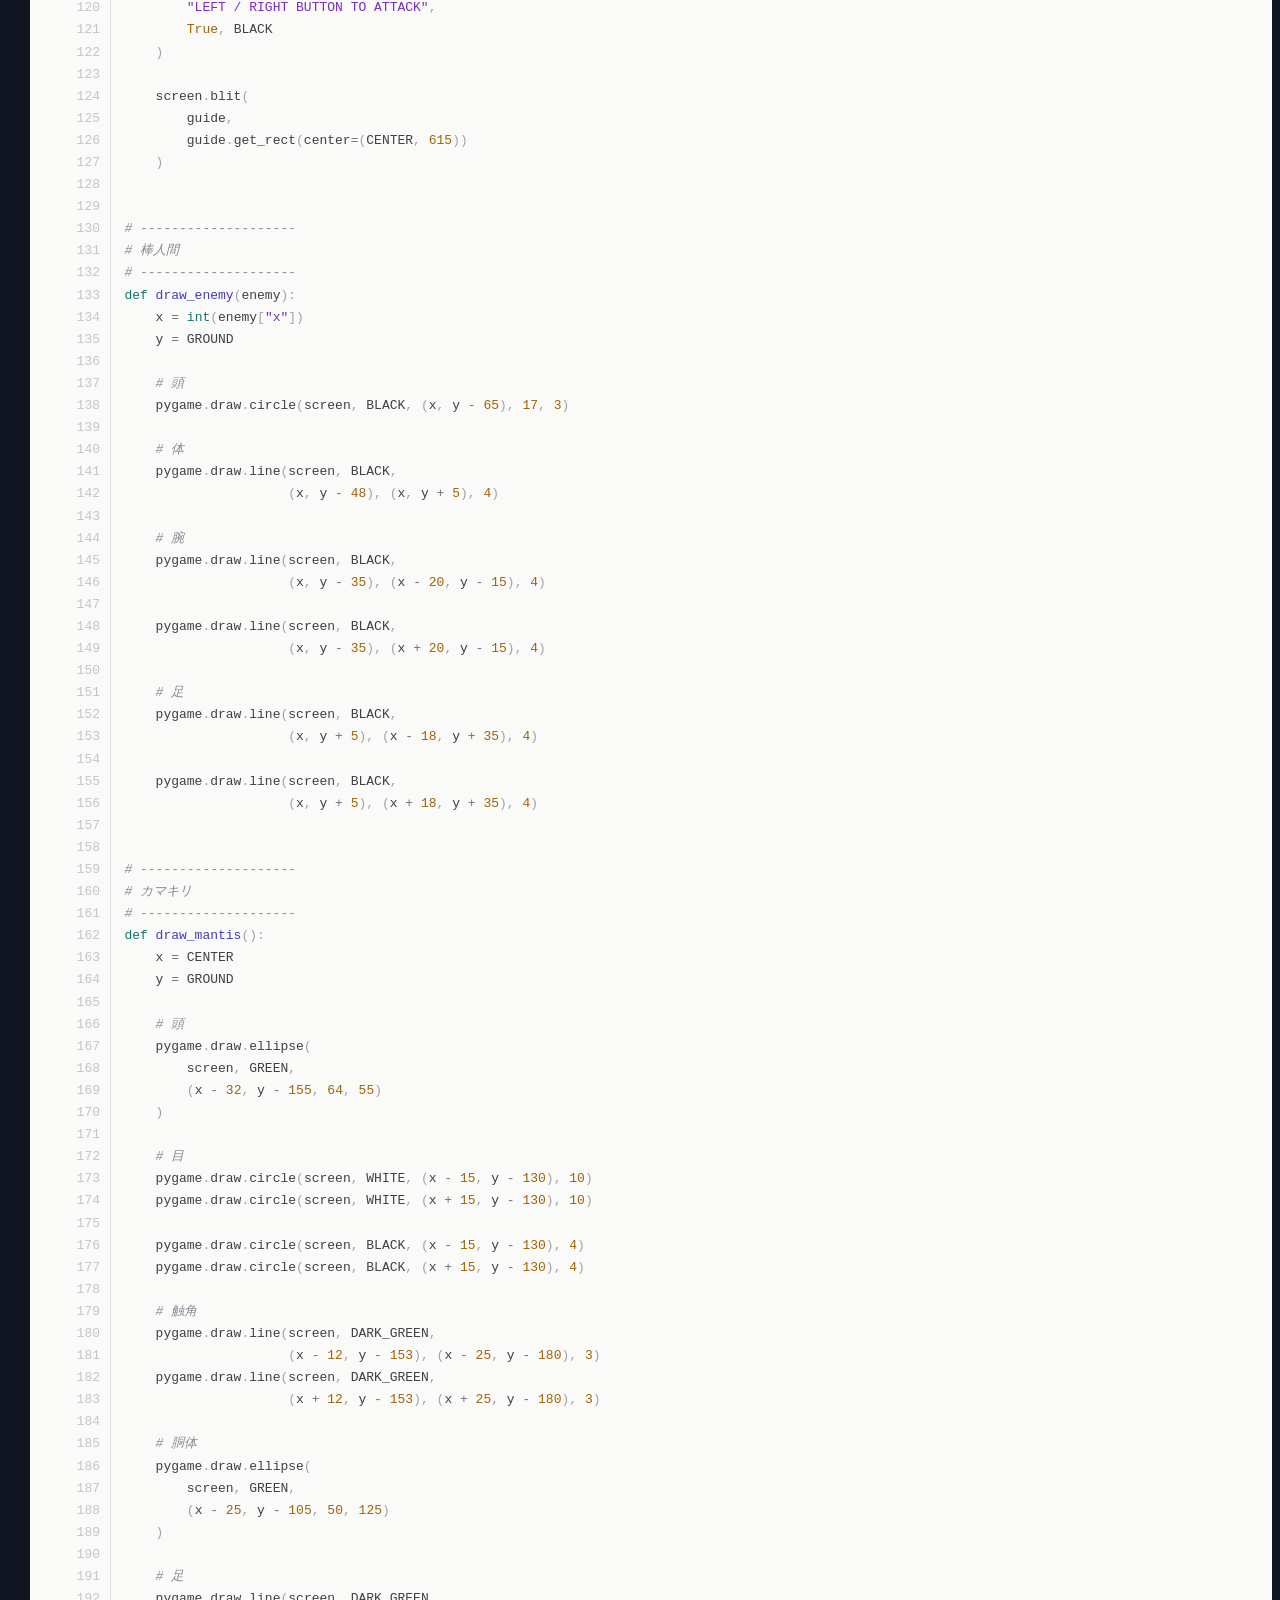
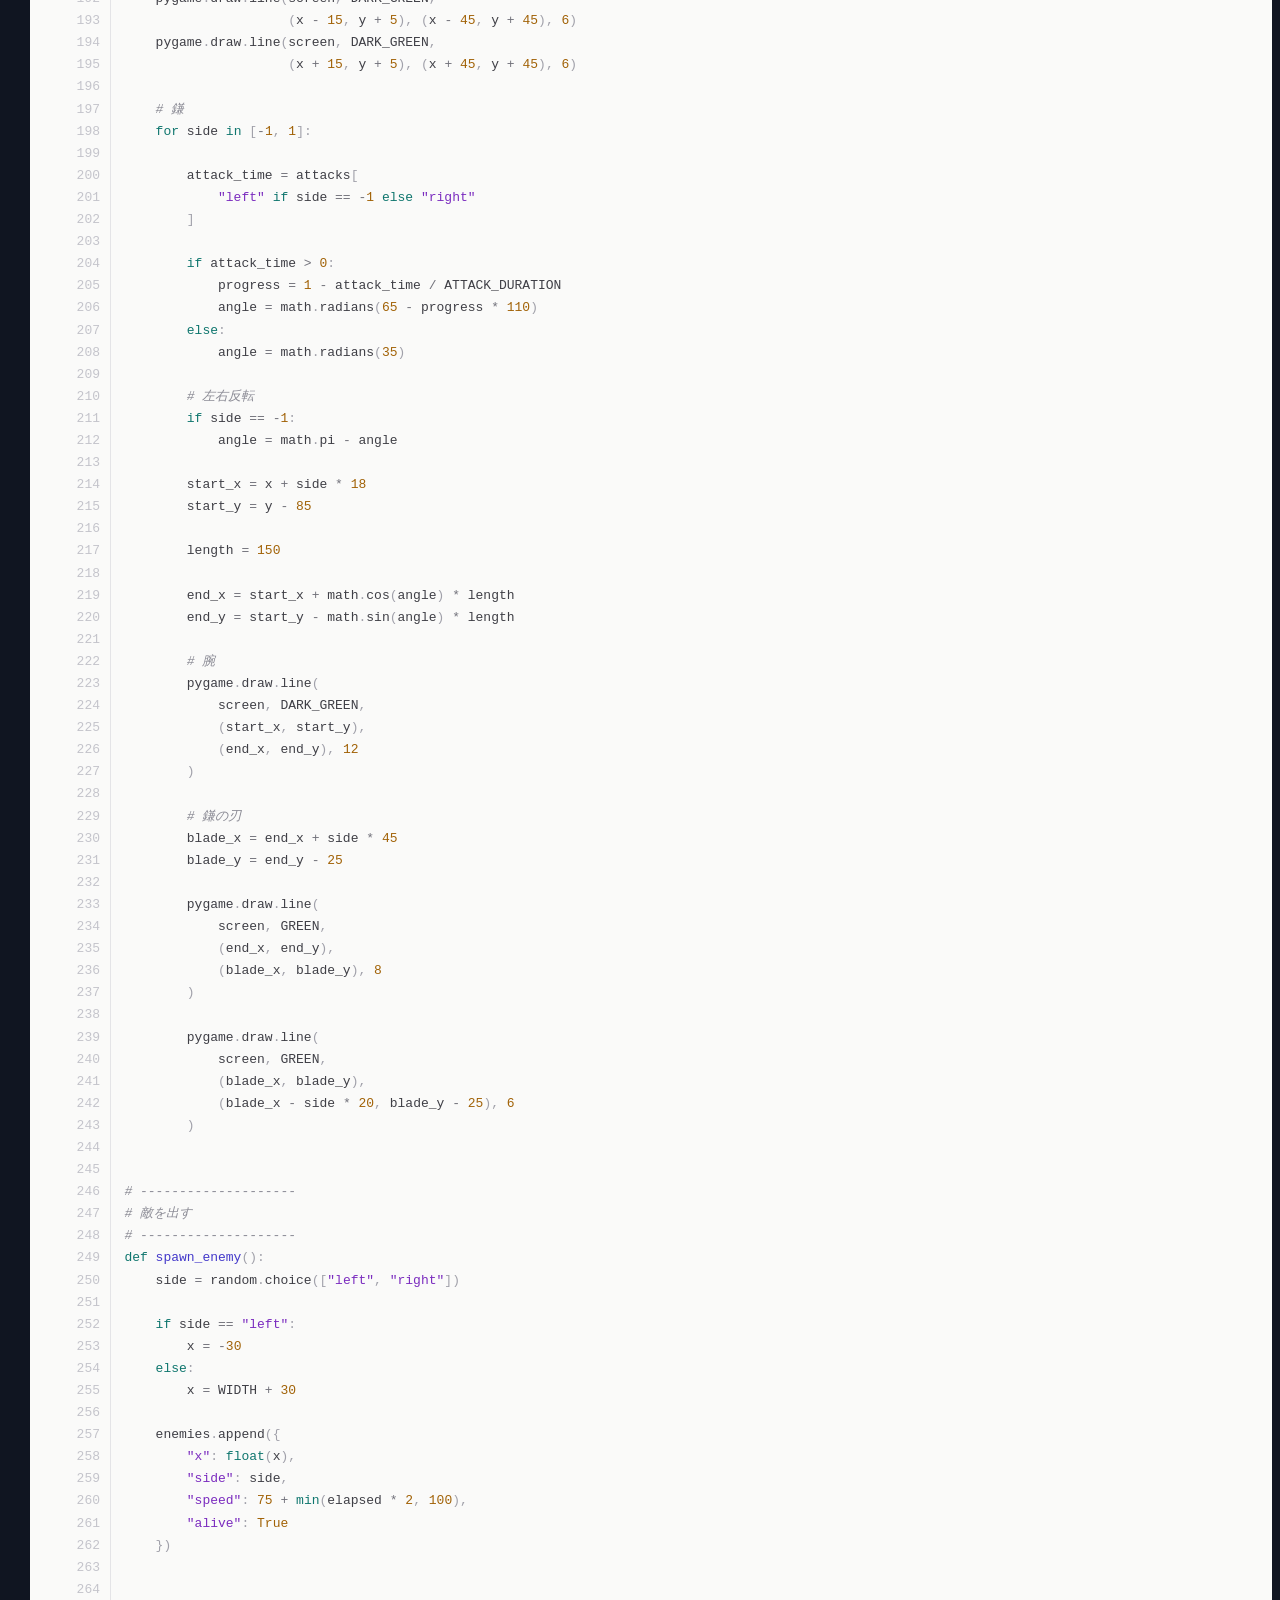
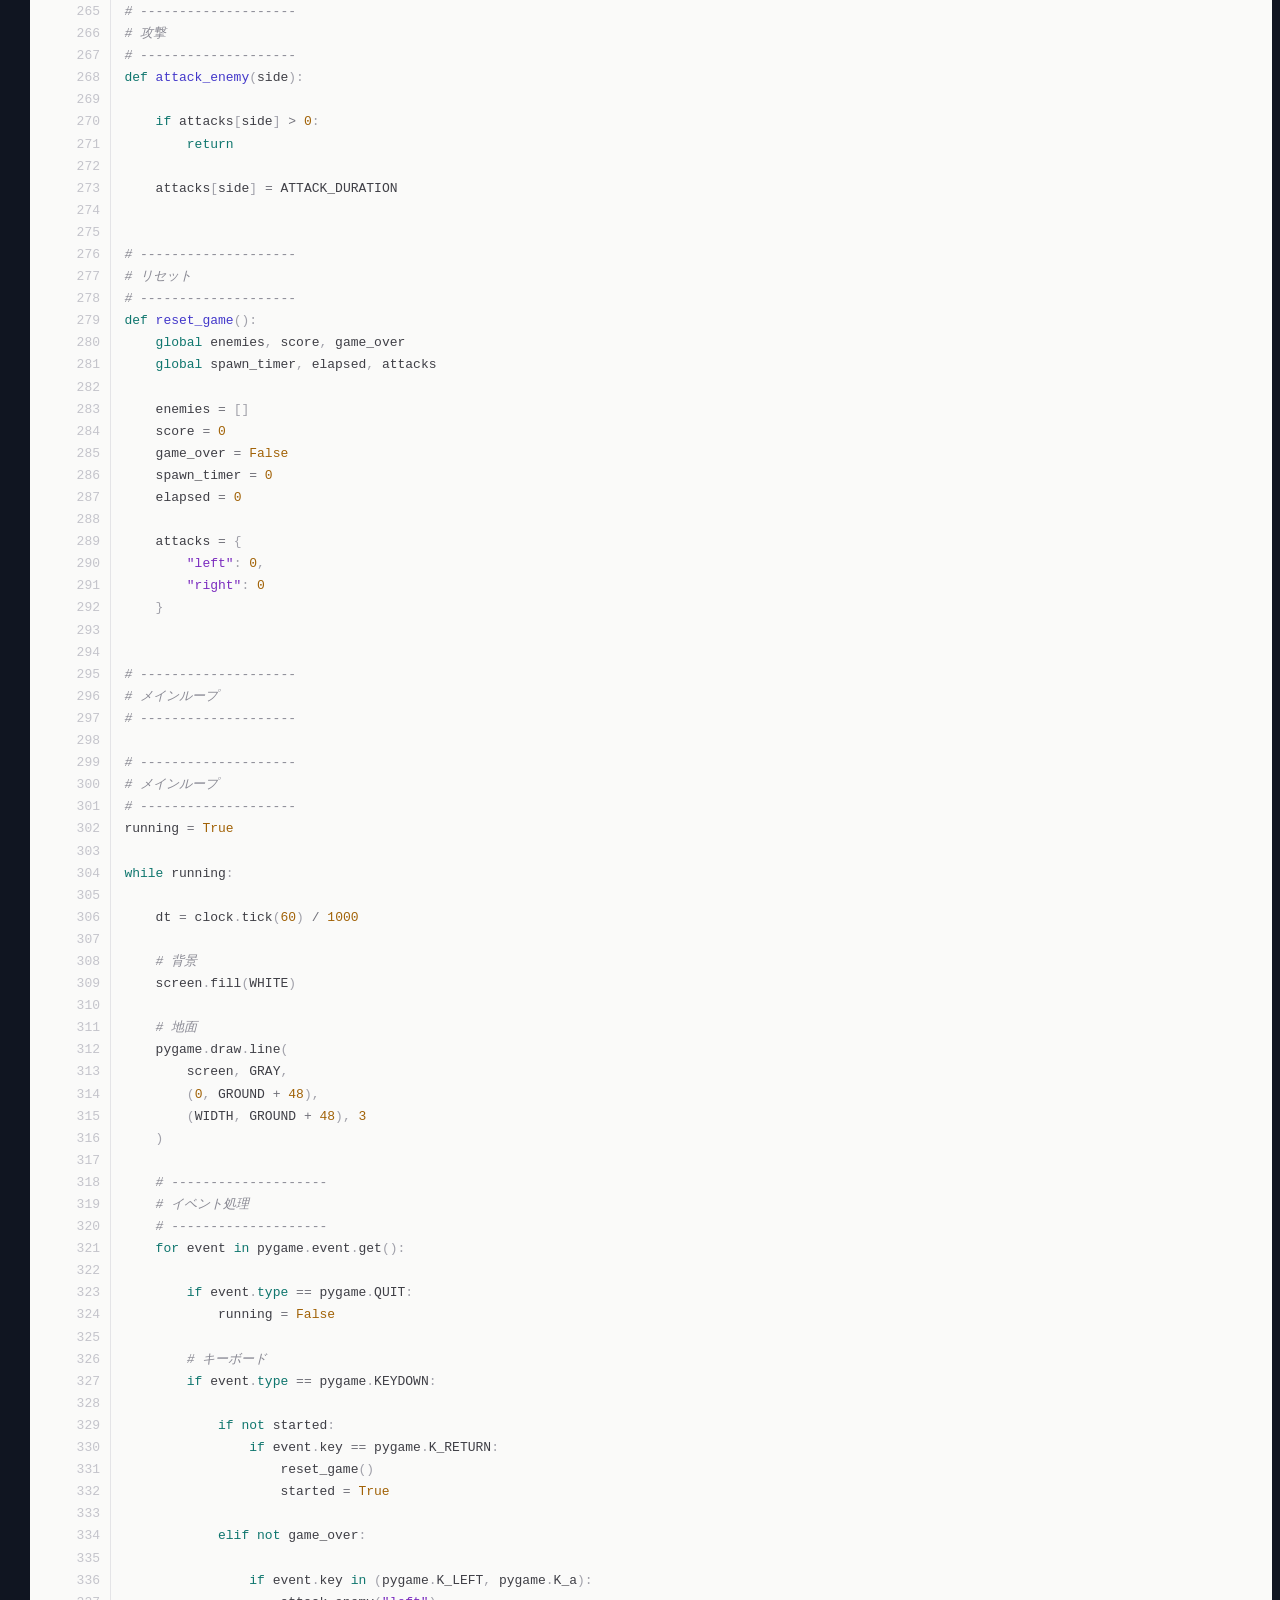
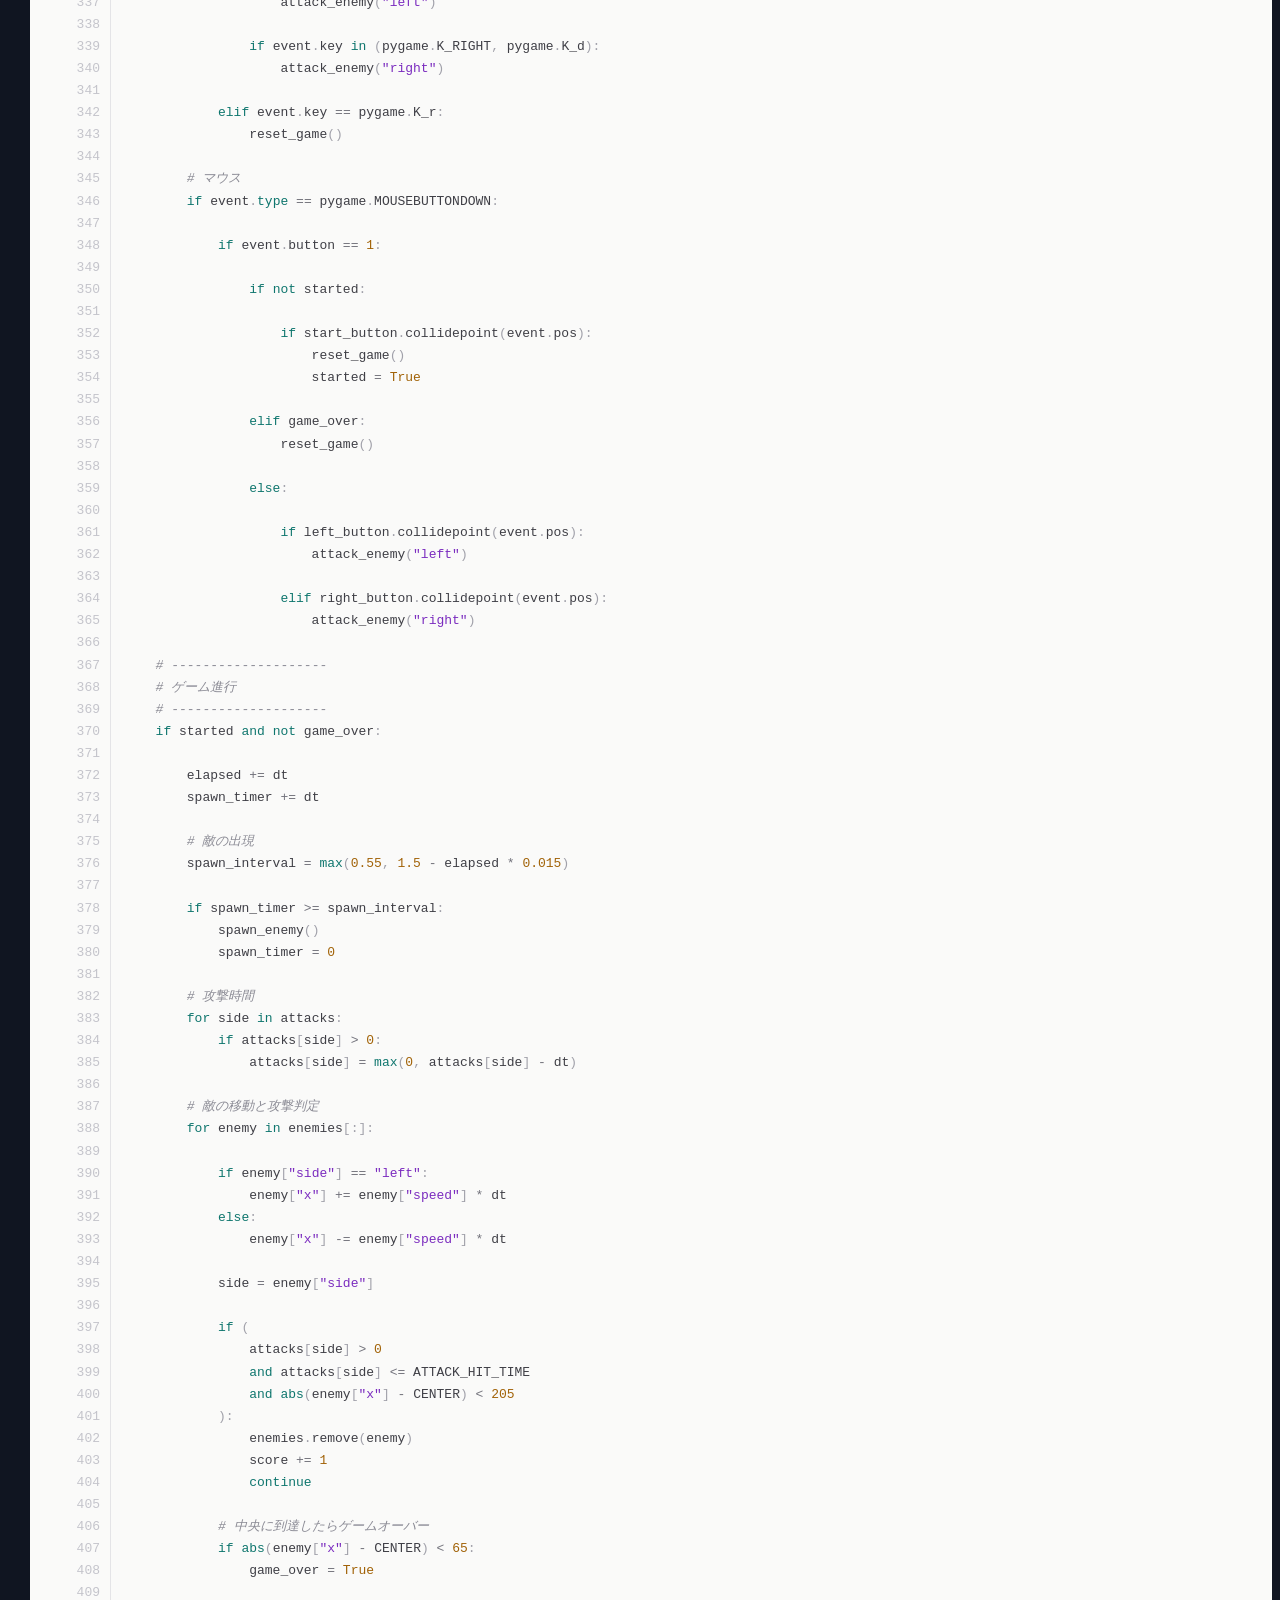
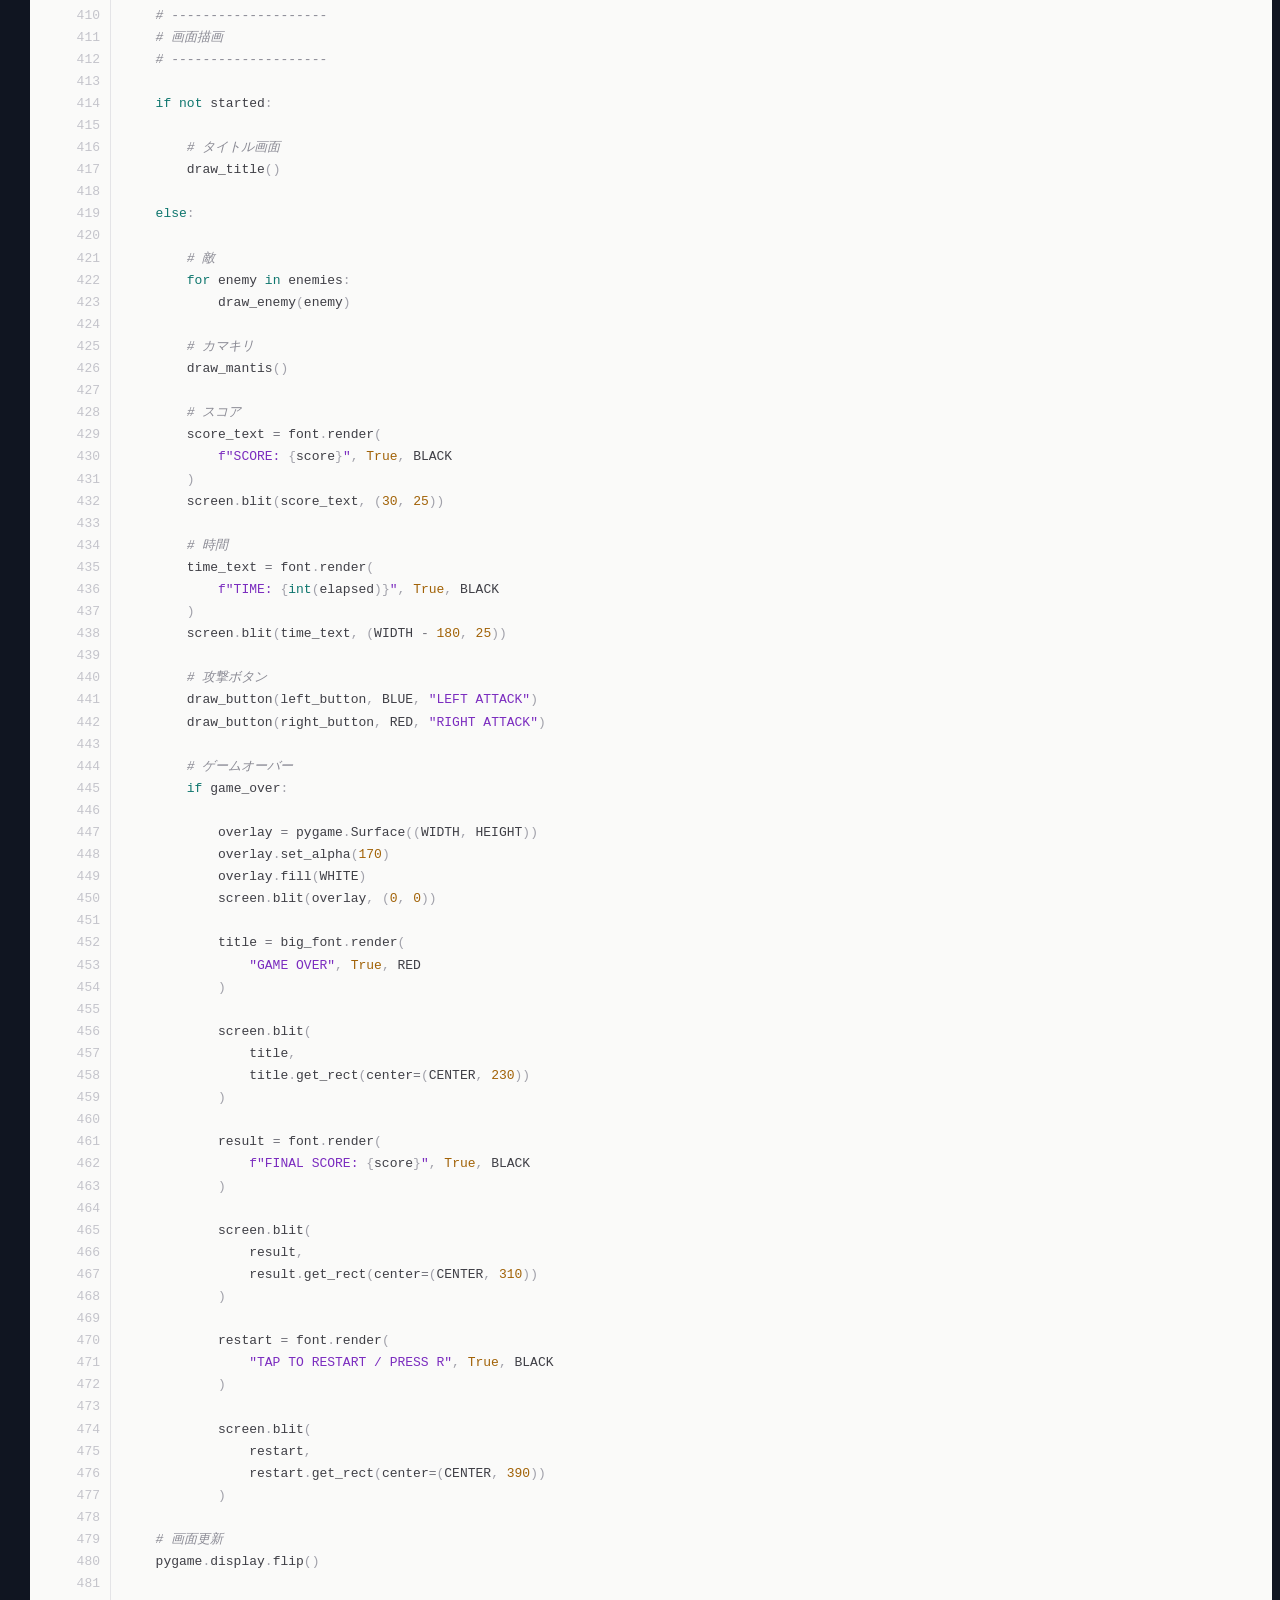
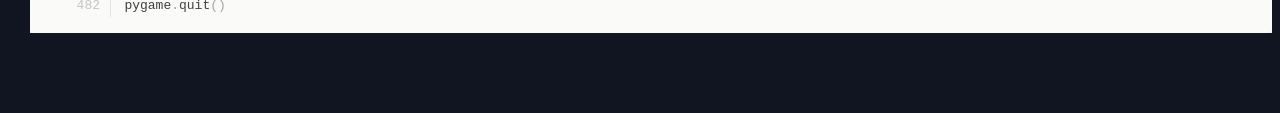
<file: de12/7.html>
</head> 
<!DOCTYPE html>
<html lang="jp">
<head>
    <title>マエヤマコウト</title>
    <link rel="stylesheet" href="css/style.css">
    <style>
    body.tobacco-page {
  background: #f4eee8;
  color: #252522;
  font-family: "M PLUS Rounded 1c", sans-serif;
}

/* 大見出し */
body.tobacco-page h1 {
  color: #252522;
  text-align: center;
  font-size: 2.5rem;
  padding: 24px;
  background: rgba(120, 100, 85, 0.55);
}

/* 小見出し */
body.tobacco-page h2 {
  color: #252522;
  text-align: center;
}

/* 説明文 */
body.tobacco-page h3 {
  color: #252522;
  text-align: center;
}
.photo-center {
    text-align: center;
  }

  .photo-center img {
    display: inline-block;
    max-width: 100%;
    height: auto;
  }
    
</style>
</head>
<body class="tobacco-page">
<h1>ゲーム作成</h1><div></div>
<h2>MANTIS　ATTACK</h2><div>
 <h3>真ん中にいるカマキリが両側から歩いてくる棒人間を倒すゲーム。AとDボタンで左右の鎌を振り落としRボタンでゲームをリスタートすることができる。</h3></div>
 <h2>ゲームの始め方</h2><div>
    <h3>このソースコードをコピペしターミナルに「python -m pip install pygame」→「python mantis_attack.py」の順に貼り付けて開始する。</h3>
 </div>
 <h1>HTMLコード</h1>
 <pre style="background:#FAFAF9;color:#3f3f46;font-family:ui-monospace, SFMono-Regular, Menlo, Consolas, 'Courier New', monospace;font-size:13px;line-height:1.7;padding:16px 18px;margin:0;border-radius:4px;overflow-x:auto;white-space:pre;tab-size:4;-moz-tab-size:4;"><code style="font-family:inherit;background:none;padding:0;"><span style="display:inline-block;width:4em;margin-right:1em;padding-right:0.8em;text-align:right;color:#c4c4cb;border-right:1px solid #e4e4e7;user-select:none;-webkit-user-select:none;">1</span><span style="color:#0f766e;">import</span> pygame
<span style="display:inline-block;width:4em;margin-right:1em;padding-right:0.8em;text-align:right;color:#c4c4cb;border-right:1px solid #e4e4e7;user-select:none;-webkit-user-select:none;">2</span><span style="color:#0f766e;">import</span> random
<span style="display:inline-block;width:4em;margin-right:1em;padding-right:0.8em;text-align:right;color:#c4c4cb;border-right:1px solid #e4e4e7;user-select:none;-webkit-user-select:none;">3</span><span style="color:#0f766e;">import</span> math
<span style="display:inline-block;width:4em;margin-right:1em;padding-right:0.8em;text-align:right;color:#c4c4cb;border-right:1px solid #e4e4e7;user-select:none;-webkit-user-select:none;">4</span>
<span style="display:inline-block;width:4em;margin-right:1em;padding-right:0.8em;text-align:right;color:#c4c4cb;border-right:1px solid #e4e4e7;user-select:none;-webkit-user-select:none;">5</span>pygame<span style="color:#a1a1aa;">.</span>init<span style="color:#a1a1aa;">(</span><span style="color:#a1a1aa;">)</span>
<span style="display:inline-block;width:4em;margin-right:1em;padding-right:0.8em;text-align:right;color:#c4c4cb;border-right:1px solid #e4e4e7;user-select:none;-webkit-user-select:none;">6</span>
<span style="display:inline-block;width:4em;margin-right:1em;padding-right:0.8em;text-align:right;color:#c4c4cb;border-right:1px solid #e4e4e7;user-select:none;-webkit-user-select:none;">7</span><span style="color:#8a8a94;font-style:italic;"># --------------------</span>
<span style="display:inline-block;width:4em;margin-right:1em;padding-right:0.8em;text-align:right;color:#c4c4cb;border-right:1px solid #e4e4e7;user-select:none;-webkit-user-select:none;">8</span><span style="color:#8a8a94;font-style:italic;"># 基本設定</span>
<span style="display:inline-block;width:4em;margin-right:1em;padding-right:0.8em;text-align:right;color:#c4c4cb;border-right:1px solid #e4e4e7;user-select:none;-webkit-user-select:none;">9</span><span style="color:#8a8a94;font-style:italic;"># --------------------</span>
<span style="display:inline-block;width:4em;margin-right:1em;padding-right:0.8em;text-align:right;color:#c4c4cb;border-right:1px solid #e4e4e7;user-select:none;-webkit-user-select:none;">10</span>WIDTH<span style="color:#a1a1aa;">,</span> HEIGHT <span style="color:#71717a;">=</span> <span style="color:#a16207;">1000</span><span style="color:#a1a1aa;">,</span> <span style="color:#a16207;">650</span>
<span style="display:inline-block;width:4em;margin-right:1em;padding-right:0.8em;text-align:right;color:#c4c4cb;border-right:1px solid #e4e4e7;user-select:none;-webkit-user-select:none;">11</span>screen <span style="color:#71717a;">=</span> pygame<span style="color:#a1a1aa;">.</span>display<span style="color:#a1a1aa;">.</span>set_mode<span style="color:#a1a1aa;">(</span><span style="color:#a1a1aa;">(</span>WIDTH<span style="color:#a1a1aa;">,</span> HEIGHT<span style="color:#a1a1aa;">)</span><span style="color:#a1a1aa;">)</span>
<span style="display:inline-block;width:4em;margin-right:1em;padding-right:0.8em;text-align:right;color:#c4c4cb;border-right:1px solid #e4e4e7;user-select:none;-webkit-user-select:none;">12</span>pygame<span style="color:#a1a1aa;">.</span>display<span style="color:#a1a1aa;">.</span>set_caption<span style="color:#a1a1aa;">(</span><span style="color:#7B2CBF;">"MANTIS ATTACK"</span><span style="color:#a1a1aa;">)</span>
<span style="display:inline-block;width:4em;margin-right:1em;padding-right:0.8em;text-align:right;color:#c4c4cb;border-right:1px solid #e4e4e7;user-select:none;-webkit-user-select:none;">13</span>
<span style="display:inline-block;width:4em;margin-right:1em;padding-right:0.8em;text-align:right;color:#c4c4cb;border-right:1px solid #e4e4e7;user-select:none;-webkit-user-select:none;">14</span>clock <span style="color:#71717a;">=</span> pygame<span style="color:#a1a1aa;">.</span>time<span style="color:#a1a1aa;">.</span>Clock<span style="color:#a1a1aa;">(</span><span style="color:#a1a1aa;">)</span>
<span style="display:inline-block;width:4em;margin-right:1em;padding-right:0.8em;text-align:right;color:#c4c4cb;border-right:1px solid #e4e4e7;user-select:none;-webkit-user-select:none;">15</span>
<span style="display:inline-block;width:4em;margin-right:1em;padding-right:0.8em;text-align:right;color:#c4c4cb;border-right:1px solid #e4e4e7;user-select:none;-webkit-user-select:none;">16</span>WHITE <span style="color:#71717a;">=</span> <span style="color:#a1a1aa;">(</span><span style="color:#a16207;">250</span><span style="color:#a1a1aa;">,</span> <span style="color:#a16207;">250</span><span style="color:#a1a1aa;">,</span> <span style="color:#a16207;">245</span><span style="color:#a1a1aa;">)</span>
<span style="display:inline-block;width:4em;margin-right:1em;padding-right:0.8em;text-align:right;color:#c4c4cb;border-right:1px solid #e4e4e7;user-select:none;-webkit-user-select:none;">17</span>BLACK <span style="color:#71717a;">=</span> <span style="color:#a1a1aa;">(</span><span style="color:#a16207;">35</span><span style="color:#a1a1aa;">,</span> <span style="color:#a16207;">35</span><span style="color:#a1a1aa;">,</span> <span style="color:#a16207;">35</span><span style="color:#a1a1aa;">)</span>
<span style="display:inline-block;width:4em;margin-right:1em;padding-right:0.8em;text-align:right;color:#c4c4cb;border-right:1px solid #e4e4e7;user-select:none;-webkit-user-select:none;">18</span>GREEN <span style="color:#71717a;">=</span> <span style="color:#a1a1aa;">(</span><span style="color:#a16207;">75</span><span style="color:#a1a1aa;">,</span> <span style="color:#a16207;">180</span><span style="color:#a1a1aa;">,</span> <span style="color:#a16207;">85</span><span style="color:#a1a1aa;">)</span>
<span style="display:inline-block;width:4em;margin-right:1em;padding-right:0.8em;text-align:right;color:#c4c4cb;border-right:1px solid #e4e4e7;user-select:none;-webkit-user-select:none;">19</span>DARK_GREEN <span style="color:#71717a;">=</span> <span style="color:#a1a1aa;">(</span><span style="color:#a16207;">35</span><span style="color:#a1a1aa;">,</span> <span style="color:#a16207;">120</span><span style="color:#a1a1aa;">,</span> <span style="color:#a16207;">55</span><span style="color:#a1a1aa;">)</span>
<span style="display:inline-block;width:4em;margin-right:1em;padding-right:0.8em;text-align:right;color:#c4c4cb;border-right:1px solid #e4e4e7;user-select:none;-webkit-user-select:none;">20</span>RED <span style="color:#71717a;">=</span> <span style="color:#a1a1aa;">(</span><span style="color:#a16207;">225</span><span style="color:#a1a1aa;">,</span> <span style="color:#a16207;">75</span><span style="color:#a1a1aa;">,</span> <span style="color:#a16207;">75</span><span style="color:#a1a1aa;">)</span>
<span style="display:inline-block;width:4em;margin-right:1em;padding-right:0.8em;text-align:right;color:#c4c4cb;border-right:1px solid #e4e4e7;user-select:none;-webkit-user-select:none;">21</span>BLUE <span style="color:#71717a;">=</span> <span style="color:#a1a1aa;">(</span><span style="color:#a16207;">75</span><span style="color:#a1a1aa;">,</span> <span style="color:#a16207;">135</span><span style="color:#a1a1aa;">,</span> <span style="color:#a16207;">220</span><span style="color:#a1a1aa;">)</span>
<span style="display:inline-block;width:4em;margin-right:1em;padding-right:0.8em;text-align:right;color:#c4c4cb;border-right:1px solid #e4e4e7;user-select:none;-webkit-user-select:none;">22</span>GRAY <span style="color:#71717a;">=</span> <span style="color:#a1a1aa;">(</span><span style="color:#a16207;">210</span><span style="color:#a1a1aa;">,</span> <span style="color:#a16207;">210</span><span style="color:#a1a1aa;">,</span> <span style="color:#a16207;">210</span><span style="color:#a1a1aa;">)</span>
<span style="display:inline-block;width:4em;margin-right:1em;padding-right:0.8em;text-align:right;color:#c4c4cb;border-right:1px solid #e4e4e7;user-select:none;-webkit-user-select:none;">23</span>
<span style="display:inline-block;width:4em;margin-right:1em;padding-right:0.8em;text-align:right;color:#c4c4cb;border-right:1px solid #e4e4e7;user-select:none;-webkit-user-select:none;">24</span>font <span style="color:#71717a;">=</span> pygame<span style="color:#a1a1aa;">.</span>font<span style="color:#a1a1aa;">.</span>SysFont<span style="color:#a1a1aa;">(</span><span style="color:#7B2CBF;">"arial"</span><span style="color:#a1a1aa;">,</span> <span style="color:#a16207;">32</span><span style="color:#a1a1aa;">,</span> bold<span style="color:#71717a;">=</span><span style="color:#a16207;">True</span><span style="color:#a1a1aa;">)</span>
<span style="display:inline-block;width:4em;margin-right:1em;padding-right:0.8em;text-align:right;color:#c4c4cb;border-right:1px solid #e4e4e7;user-select:none;-webkit-user-select:none;">25</span>big_font <span style="color:#71717a;">=</span> pygame<span style="color:#a1a1aa;">.</span>font<span style="color:#a1a1aa;">.</span>SysFont<span style="color:#a1a1aa;">(</span><span style="color:#7B2CBF;">"arial"</span><span style="color:#a1a1aa;">,</span> <span style="color:#a16207;">65</span><span style="color:#a1a1aa;">,</span> bold<span style="color:#71717a;">=</span><span style="color:#a16207;">True</span><span style="color:#a1a1aa;">)</span>
<span style="display:inline-block;width:4em;margin-right:1em;padding-right:0.8em;text-align:right;color:#c4c4cb;border-right:1px solid #e4e4e7;user-select:none;-webkit-user-select:none;">26</span>
<span style="display:inline-block;width:4em;margin-right:1em;padding-right:0.8em;text-align:right;color:#c4c4cb;border-right:1px solid #e4e4e7;user-select:none;-webkit-user-select:none;">27</span>CENTER <span style="color:#71717a;">=</span> WIDTH <span style="color:#71717a;">//</span> <span style="color:#a16207;">2</span>
<span style="display:inline-block;width:4em;margin-right:1em;padding-right:0.8em;text-align:right;color:#c4c4cb;border-right:1px solid #e4e4e7;user-select:none;-webkit-user-select:none;">28</span>GROUND <span style="color:#71717a;">=</span> <span style="color:#a16207;">440</span>
<span style="display:inline-block;width:4em;margin-right:1em;padding-right:0.8em;text-align:right;color:#c4c4cb;border-right:1px solid #e4e4e7;user-select:none;-webkit-user-select:none;">29</span>
<span style="display:inline-block;width:4em;margin-right:1em;padding-right:0.8em;text-align:right;color:#c4c4cb;border-right:1px solid #e4e4e7;user-select:none;-webkit-user-select:none;">30</span><span style="color:#8a8a94;font-style:italic;"># --------------------</span>
<span style="display:inline-block;width:4em;margin-right:1em;padding-right:0.8em;text-align:right;color:#c4c4cb;border-right:1px solid #e4e4e7;user-select:none;-webkit-user-select:none;">31</span><span style="color:#8a8a94;font-style:italic;"># ゲーム変数</span>
<span style="display:inline-block;width:4em;margin-right:1em;padding-right:0.8em;text-align:right;color:#c4c4cb;border-right:1px solid #e4e4e7;user-select:none;-webkit-user-select:none;">32</span><span style="color:#8a8a94;font-style:italic;"># --------------------</span>
<span style="display:inline-block;width:4em;margin-right:1em;padding-right:0.8em;text-align:right;color:#c4c4cb;border-right:1px solid #e4e4e7;user-select:none;-webkit-user-select:none;">33</span>enemies <span style="color:#71717a;">=</span> <span style="color:#a1a1aa;">[</span><span style="color:#a1a1aa;">]</span>
<span style="display:inline-block;width:4em;margin-right:1em;padding-right:0.8em;text-align:right;color:#c4c4cb;border-right:1px solid #e4e4e7;user-select:none;-webkit-user-select:none;">34</span>score <span style="color:#71717a;">=</span> <span style="color:#a16207;">0</span>
<span style="display:inline-block;width:4em;margin-right:1em;padding-right:0.8em;text-align:right;color:#c4c4cb;border-right:1px solid #e4e4e7;user-select:none;-webkit-user-select:none;">35</span>game_over <span style="color:#71717a;">=</span> <span style="color:#a16207;">False</span>
<span style="display:inline-block;width:4em;margin-right:1em;padding-right:0.8em;text-align:right;color:#c4c4cb;border-right:1px solid #e4e4e7;user-select:none;-webkit-user-select:none;">36</span>started <span style="color:#71717a;">=</span> <span style="color:#a16207;">False</span>
<span style="display:inline-block;width:4em;margin-right:1em;padding-right:0.8em;text-align:right;color:#c4c4cb;border-right:1px solid #e4e4e7;user-select:none;-webkit-user-select:none;">37</span>
<span style="display:inline-block;width:4em;margin-right:1em;padding-right:0.8em;text-align:right;color:#c4c4cb;border-right:1px solid #e4e4e7;user-select:none;-webkit-user-select:none;">38</span>attacks <span style="color:#71717a;">=</span> <span style="color:#a1a1aa;">{</span>
<span style="display:inline-block;width:4em;margin-right:1em;padding-right:0.8em;text-align:right;color:#c4c4cb;border-right:1px solid #e4e4e7;user-select:none;-webkit-user-select:none;">39</span>    <span style="color:#7B2CBF;">"left"</span><span style="color:#a1a1aa;">:</span> <span style="color:#a16207;">0</span><span style="color:#a1a1aa;">,</span>
<span style="display:inline-block;width:4em;margin-right:1em;padding-right:0.8em;text-align:right;color:#c4c4cb;border-right:1px solid #e4e4e7;user-select:none;-webkit-user-select:none;">40</span>    <span style="color:#7B2CBF;">"right"</span><span style="color:#a1a1aa;">:</span> <span style="color:#a16207;">0</span>
<span style="display:inline-block;width:4em;margin-right:1em;padding-right:0.8em;text-align:right;color:#c4c4cb;border-right:1px solid #e4e4e7;user-select:none;-webkit-user-select:none;">41</span><span style="color:#a1a1aa;">}</span>
<span style="display:inline-block;width:4em;margin-right:1em;padding-right:0.8em;text-align:right;color:#c4c4cb;border-right:1px solid #e4e4e7;user-select:none;-webkit-user-select:none;">42</span>
<span style="display:inline-block;width:4em;margin-right:1em;padding-right:0.8em;text-align:right;color:#c4c4cb;border-right:1px solid #e4e4e7;user-select:none;-webkit-user-select:none;">43</span>ATTACK_DURATION <span style="color:#71717a;">=</span> <span style="color:#a16207;">0.30</span>
<span style="display:inline-block;width:4em;margin-right:1em;padding-right:0.8em;text-align:right;color:#c4c4cb;border-right:1px solid #e4e4e7;user-select:none;-webkit-user-select:none;">44</span>ATTACK_HIT_TIME <span style="color:#71717a;">=</span> <span style="color:#a16207;">0.17</span>
<span style="display:inline-block;width:4em;margin-right:1em;padding-right:0.8em;text-align:right;color:#c4c4cb;border-right:1px solid #e4e4e7;user-select:none;-webkit-user-select:none;">45</span>
<span style="display:inline-block;width:4em;margin-right:1em;padding-right:0.8em;text-align:right;color:#c4c4cb;border-right:1px solid #e4e4e7;user-select:none;-webkit-user-select:none;">46</span>spawn_timer <span style="color:#71717a;">=</span> <span style="color:#a16207;">0</span>
<span style="display:inline-block;width:4em;margin-right:1em;padding-right:0.8em;text-align:right;color:#c4c4cb;border-right:1px solid #e4e4e7;user-select:none;-webkit-user-select:none;">47</span>elapsed <span style="color:#71717a;">=</span> <span style="color:#a16207;">0</span>
<span style="display:inline-block;width:4em;margin-right:1em;padding-right:0.8em;text-align:right;color:#c4c4cb;border-right:1px solid #e4e4e7;user-select:none;-webkit-user-select:none;">48</span>
<span style="display:inline-block;width:4em;margin-right:1em;padding-right:0.8em;text-align:right;color:#c4c4cb;border-right:1px solid #e4e4e7;user-select:none;-webkit-user-select:none;">49</span><span style="color:#8a8a94;font-style:italic;"># --------------------</span>
<span style="display:inline-block;width:4em;margin-right:1em;padding-right:0.8em;text-align:right;color:#c4c4cb;border-right:1px solid #e4e4e7;user-select:none;-webkit-user-select:none;">50</span><span style="color:#8a8a94;font-style:italic;"># ボタン</span>
<span style="display:inline-block;width:4em;margin-right:1em;padding-right:0.8em;text-align:right;color:#c4c4cb;border-right:1px solid #e4e4e7;user-select:none;-webkit-user-select:none;">51</span><span style="color:#8a8a94;font-style:italic;"># --------------------</span>
<span style="display:inline-block;width:4em;margin-right:1em;padding-right:0.8em;text-align:right;color:#c4c4cb;border-right:1px solid #e4e4e7;user-select:none;-webkit-user-select:none;">52</span>left_button <span style="color:#71717a;">=</span> pygame<span style="color:#a1a1aa;">.</span>Rect<span style="color:#a1a1aa;">(</span><span style="color:#a16207;">170</span><span style="color:#a1a1aa;">,</span> <span style="color:#a16207;">520</span><span style="color:#a1a1aa;">,</span> <span style="color:#a16207;">270</span><span style="color:#a1a1aa;">,</span> <span style="color:#a16207;">90</span><span style="color:#a1a1aa;">)</span>
<span style="display:inline-block;width:4em;margin-right:1em;padding-right:0.8em;text-align:right;color:#c4c4cb;border-right:1px solid #e4e4e7;user-select:none;-webkit-user-select:none;">53</span><span style="color:#8a8a94;font-style:italic;"># タイトル画面のスタートボタン</span>
<span style="display:inline-block;width:4em;margin-right:1em;padding-right:0.8em;text-align:right;color:#c4c4cb;border-right:1px solid #e4e4e7;user-select:none;-webkit-user-select:none;">54</span>start_button <span style="color:#71717a;">=</span> pygame<span style="color:#a1a1aa;">.</span>Rect<span style="color:#a1a1aa;">(</span><span style="color:#a16207;">350</span><span style="color:#a1a1aa;">,</span> <span style="color:#a16207;">520</span><span style="color:#a1a1aa;">,</span> <span style="color:#a16207;">300</span><span style="color:#a1a1aa;">,</span> <span style="color:#a16207;">75</span><span style="color:#a1a1aa;">)</span>
<span style="display:inline-block;width:4em;margin-right:1em;padding-right:0.8em;text-align:right;color:#c4c4cb;border-right:1px solid #e4e4e7;user-select:none;-webkit-user-select:none;">55</span>right_button <span style="color:#71717a;">=</span> pygame<span style="color:#a1a1aa;">.</span>Rect<span style="color:#a1a1aa;">(</span><span style="color:#a16207;">560</span><span style="color:#a1a1aa;">,</span> <span style="color:#a16207;">520</span><span style="color:#a1a1aa;">,</span> <span style="color:#a16207;">270</span><span style="color:#a1a1aa;">,</span> <span style="color:#a16207;">90</span><span style="color:#a1a1aa;">)</span>
<span style="display:inline-block;width:4em;margin-right:1em;padding-right:0.8em;text-align:right;color:#c4c4cb;border-right:1px solid #e4e4e7;user-select:none;-webkit-user-select:none;">56</span>
<span style="display:inline-block;width:4em;margin-right:1em;padding-right:0.8em;text-align:right;color:#c4c4cb;border-right:1px solid #e4e4e7;user-select:none;-webkit-user-select:none;">57</span><span style="color:#8a8a94;font-style:italic;"># --------------------</span>
<span style="display:inline-block;width:4em;margin-right:1em;padding-right:0.8em;text-align:right;color:#c4c4cb;border-right:1px solid #e4e4e7;user-select:none;-webkit-user-select:none;">58</span><span style="color:#8a8a94;font-style:italic;"># ボタン</span>
<span style="display:inline-block;width:4em;margin-right:1em;padding-right:0.8em;text-align:right;color:#c4c4cb;border-right:1px solid #e4e4e7;user-select:none;-webkit-user-select:none;">59</span><span style="color:#8a8a94;font-style:italic;"># --------------------</span>
<span style="display:inline-block;width:4em;margin-right:1em;padding-right:0.8em;text-align:right;color:#c4c4cb;border-right:1px solid #e4e4e7;user-select:none;-webkit-user-select:none;">60</span><span style="color:#0f766e;">def</span> <span style="color:#4338ca;">draw_button</span><span style="color:#a1a1aa;">(</span>rect<span style="color:#a1a1aa;">,</span> color<span style="color:#a1a1aa;">,</span> label<span style="color:#a1a1aa;">)</span><span style="color:#a1a1aa;">:</span>
<span style="display:inline-block;width:4em;margin-right:1em;padding-right:0.8em;text-align:right;color:#c4c4cb;border-right:1px solid #e4e4e7;user-select:none;-webkit-user-select:none;">61</span>    pygame<span style="color:#a1a1aa;">.</span>draw<span style="color:#a1a1aa;">.</span>rect<span style="color:#a1a1aa;">(</span>screen<span style="color:#a1a1aa;">,</span> color<span style="color:#a1a1aa;">,</span> rect<span style="color:#a1a1aa;">,</span> border_radius<span style="color:#71717a;">=</span><span style="color:#a16207;">18</span><span style="color:#a1a1aa;">)</span>
<span style="display:inline-block;width:4em;margin-right:1em;padding-right:0.8em;text-align:right;color:#c4c4cb;border-right:1px solid #e4e4e7;user-select:none;-webkit-user-select:none;">62</span>    pygame<span style="color:#a1a1aa;">.</span>draw<span style="color:#a1a1aa;">.</span>rect<span style="color:#a1a1aa;">(</span>screen<span style="color:#a1a1aa;">,</span> BLACK<span style="color:#a1a1aa;">,</span> rect<span style="color:#a1a1aa;">,</span> <span style="color:#a16207;">3</span><span style="color:#a1a1aa;">,</span> border_radius<span style="color:#71717a;">=</span><span style="color:#a16207;">18</span><span style="color:#a1a1aa;">)</span>
<span style="display:inline-block;width:4em;margin-right:1em;padding-right:0.8em;text-align:right;color:#c4c4cb;border-right:1px solid #e4e4e7;user-select:none;-webkit-user-select:none;">63</span>
<span style="display:inline-block;width:4em;margin-right:1em;padding-right:0.8em;text-align:right;color:#c4c4cb;border-right:1px solid #e4e4e7;user-select:none;-webkit-user-select:none;">64</span>    text <span style="color:#71717a;">=</span> font<span style="color:#a1a1aa;">.</span>render<span style="color:#a1a1aa;">(</span>label<span style="color:#a1a1aa;">,</span> <span style="color:#a16207;">True</span><span style="color:#a1a1aa;">,</span> WHITE<span style="color:#a1a1aa;">)</span>
<span style="display:inline-block;width:4em;margin-right:1em;padding-right:0.8em;text-align:right;color:#c4c4cb;border-right:1px solid #e4e4e7;user-select:none;-webkit-user-select:none;">65</span>    screen<span style="color:#a1a1aa;">.</span>blit<span style="color:#a1a1aa;">(</span>text<span style="color:#a1a1aa;">,</span> text<span style="color:#a1a1aa;">.</span>get_rect<span style="color:#a1a1aa;">(</span>center<span style="color:#71717a;">=</span>rect<span style="color:#a1a1aa;">.</span>center<span style="color:#a1a1aa;">)</span><span style="color:#a1a1aa;">)</span>
<span style="display:inline-block;width:4em;margin-right:1em;padding-right:0.8em;text-align:right;color:#c4c4cb;border-right:1px solid #e4e4e7;user-select:none;-webkit-user-select:none;">66</span>    pygame<span style="color:#a1a1aa;">.</span>draw<span style="color:#a1a1aa;">.</span>rect<span style="color:#a1a1aa;">(</span>screen<span style="color:#a1a1aa;">,</span> BLACK<span style="color:#a1a1aa;">,</span> rect<span style="color:#a1a1aa;">,</span> <span style="color:#a16207;">3</span><span style="color:#a1a1aa;">,</span> border_radius<span style="color:#71717a;">=</span><span style="color:#a16207;">18</span><span style="color:#a1a1aa;">)</span>
<span style="display:inline-block;width:4em;margin-right:1em;padding-right:0.8em;text-align:right;color:#c4c4cb;border-right:1px solid #e4e4e7;user-select:none;-webkit-user-select:none;">67</span>
<span style="display:inline-block;width:4em;margin-right:1em;padding-right:0.8em;text-align:right;color:#c4c4cb;border-right:1px solid #e4e4e7;user-select:none;-webkit-user-select:none;">68</span><span style="color:#8a8a94;font-style:italic;"># --------------------</span>
<span style="display:inline-block;width:4em;margin-right:1em;padding-right:0.8em;text-align:right;color:#c4c4cb;border-right:1px solid #e4e4e7;user-select:none;-webkit-user-select:none;">69</span><span style="color:#8a8a94;font-style:italic;"># タイトル画面</span>
<span style="display:inline-block;width:4em;margin-right:1em;padding-right:0.8em;text-align:right;color:#c4c4cb;border-right:1px solid #e4e4e7;user-select:none;-webkit-user-select:none;">70</span><span style="color:#8a8a94;font-style:italic;"># --------------------</span>
<span style="display:inline-block;width:4em;margin-right:1em;padding-right:0.8em;text-align:right;color:#c4c4cb;border-right:1px solid #e4e4e7;user-select:none;-webkit-user-select:none;">71</span><span style="color:#0f766e;">def</span> <span style="color:#4338ca;">draw_title</span><span style="color:#a1a1aa;">(</span><span style="color:#a1a1aa;">)</span><span style="color:#a1a1aa;">:</span>
<span style="display:inline-block;width:4em;margin-right:1em;padding-right:0.8em;text-align:right;color:#c4c4cb;border-right:1px solid #e4e4e7;user-select:none;-webkit-user-select:none;">72</span>
<span style="display:inline-block;width:4em;margin-right:1em;padding-right:0.8em;text-align:right;color:#c4c4cb;border-right:1px solid #e4e4e7;user-select:none;-webkit-user-select:none;">73</span>    screen<span style="color:#a1a1aa;">.</span>fill<span style="color:#a1a1aa;">(</span>WHITE<span style="color:#a1a1aa;">)</span>
<span style="display:inline-block;width:4em;margin-right:1em;padding-right:0.8em;text-align:right;color:#c4c4cb;border-right:1px solid #e4e4e7;user-select:none;-webkit-user-select:none;">74</span>
<span style="display:inline-block;width:4em;margin-right:1em;padding-right:0.8em;text-align:right;color:#c4c4cb;border-right:1px solid #e4e4e7;user-select:none;-webkit-user-select:none;">75</span>    title_font <span style="color:#71717a;">=</span> pygame<span style="color:#a1a1aa;">.</span>font<span style="color:#a1a1aa;">.</span>SysFont<span style="color:#a1a1aa;">(</span>
<span style="display:inline-block;width:4em;margin-right:1em;padding-right:0.8em;text-align:right;color:#c4c4cb;border-right:1px solid #e4e4e7;user-select:none;-webkit-user-select:none;">76</span>        <span style="color:#7B2CBF;">"arial"</span><span style="color:#a1a1aa;">,</span> <span style="color:#a16207;">70</span><span style="color:#a1a1aa;">,</span> bold<span style="color:#71717a;">=</span><span style="color:#a16207;">True</span>
<span style="display:inline-block;width:4em;margin-right:1em;padding-right:0.8em;text-align:right;color:#c4c4cb;border-right:1px solid #e4e4e7;user-select:none;-webkit-user-select:none;">77</span>    <span style="color:#a1a1aa;">)</span>
<span style="display:inline-block;width:4em;margin-right:1em;padding-right:0.8em;text-align:right;color:#c4c4cb;border-right:1px solid #e4e4e7;user-select:none;-webkit-user-select:none;">78</span>
<span style="display:inline-block;width:4em;margin-right:1em;padding-right:0.8em;text-align:right;color:#c4c4cb;border-right:1px solid #e4e4e7;user-select:none;-webkit-user-select:none;">79</span>    subtitle_font <span style="color:#71717a;">=</span> pygame<span style="color:#a1a1aa;">.</span>font<span style="color:#a1a1aa;">.</span>SysFont<span style="color:#a1a1aa;">(</span>
<span style="display:inline-block;width:4em;margin-right:1em;padding-right:0.8em;text-align:right;color:#c4c4cb;border-right:1px solid #e4e4e7;user-select:none;-webkit-user-select:none;">80</span>        <span style="color:#7B2CBF;">"arial"</span><span style="color:#a1a1aa;">,</span> <span style="color:#a16207;">24</span>
<span style="display:inline-block;width:4em;margin-right:1em;padding-right:0.8em;text-align:right;color:#c4c4cb;border-right:1px solid #e4e4e7;user-select:none;-webkit-user-select:none;">81</span>    <span style="color:#a1a1aa;">)</span>
<span style="display:inline-block;width:4em;margin-right:1em;padding-right:0.8em;text-align:right;color:#c4c4cb;border-right:1px solid #e4e4e7;user-select:none;-webkit-user-select:none;">82</span>
<span style="display:inline-block;width:4em;margin-right:1em;padding-right:0.8em;text-align:right;color:#c4c4cb;border-right:1px solid #e4e4e7;user-select:none;-webkit-user-select:none;">83</span>    <span style="color:#8a8a94;font-style:italic;"># タイトル</span>
<span style="display:inline-block;width:4em;margin-right:1em;padding-right:0.8em;text-align:right;color:#c4c4cb;border-right:1px solid #e4e4e7;user-select:none;-webkit-user-select:none;">84</span>    title <span style="color:#71717a;">=</span> title_font<span style="color:#a1a1aa;">.</span>render<span style="color:#a1a1aa;">(</span>
<span style="display:inline-block;width:4em;margin-right:1em;padding-right:0.8em;text-align:right;color:#c4c4cb;border-right:1px solid #e4e4e7;user-select:none;-webkit-user-select:none;">85</span>        <span style="color:#7B2CBF;">"MANTIS ATTACK"</span><span style="color:#a1a1aa;">,</span> <span style="color:#a16207;">True</span><span style="color:#a1a1aa;">,</span> DARK_GREEN
<span style="display:inline-block;width:4em;margin-right:1em;padding-right:0.8em;text-align:right;color:#c4c4cb;border-right:1px solid #e4e4e7;user-select:none;-webkit-user-select:none;">86</span>    <span style="color:#a1a1aa;">)</span>
<span style="display:inline-block;width:4em;margin-right:1em;padding-right:0.8em;text-align:right;color:#c4c4cb;border-right:1px solid #e4e4e7;user-select:none;-webkit-user-select:none;">87</span>
<span style="display:inline-block;width:4em;margin-right:1em;padding-right:0.8em;text-align:right;color:#c4c4cb;border-right:1px solid #e4e4e7;user-select:none;-webkit-user-select:none;">88</span>    screen<span style="color:#a1a1aa;">.</span>blit<span style="color:#a1a1aa;">(</span>
<span style="display:inline-block;width:4em;margin-right:1em;padding-right:0.8em;text-align:right;color:#c4c4cb;border-right:1px solid #e4e4e7;user-select:none;-webkit-user-select:none;">89</span>        title<span style="color:#a1a1aa;">,</span>
<span style="display:inline-block;width:4em;margin-right:1em;padding-right:0.8em;text-align:right;color:#c4c4cb;border-right:1px solid #e4e4e7;user-select:none;-webkit-user-select:none;">90</span>        title<span style="color:#a1a1aa;">.</span>get_rect<span style="color:#a1a1aa;">(</span>center<span style="color:#71717a;">=</span><span style="color:#a1a1aa;">(</span>CENTER<span style="color:#a1a1aa;">,</span> <span style="color:#a16207;">100</span><span style="color:#a1a1aa;">)</span><span style="color:#a1a1aa;">)</span>
<span style="display:inline-block;width:4em;margin-right:1em;padding-right:0.8em;text-align:right;color:#c4c4cb;border-right:1px solid #e4e4e7;user-select:none;-webkit-user-select:none;">91</span>    <span style="color:#a1a1aa;">)</span>
<span style="display:inline-block;width:4em;margin-right:1em;padding-right:0.8em;text-align:right;color:#c4c4cb;border-right:1px solid #e4e4e7;user-select:none;-webkit-user-select:none;">92</span>
<span style="display:inline-block;width:4em;margin-right:1em;padding-right:0.8em;text-align:right;color:#c4c4cb;border-right:1px solid #e4e4e7;user-select:none;-webkit-user-select:none;">93</span>    <span style="color:#8a8a94;font-style:italic;"># サブタイトル</span>
<span style="display:inline-block;width:4em;margin-right:1em;padding-right:0.8em;text-align:right;color:#c4c4cb;border-right:1px solid #e4e4e7;user-select:none;-webkit-user-select:none;">94</span>    subtitle <span style="color:#71717a;">=</span> subtitle_font<span style="color:#a1a1aa;">.</span>render<span style="color:#a1a1aa;">(</span>
<span style="display:inline-block;width:4em;margin-right:1em;padding-right:0.8em;text-align:right;color:#c4c4cb;border-right:1px solid #e4e4e7;user-select:none;-webkit-user-select:none;">95</span>        <span style="color:#7B2CBF;">"THE STICKMAN SURVIVAL GAME"</span><span style="color:#a1a1aa;">,</span>
<span style="display:inline-block;width:4em;margin-right:1em;padding-right:0.8em;text-align:right;color:#c4c4cb;border-right:1px solid #e4e4e7;user-select:none;-webkit-user-select:none;">96</span>        <span style="color:#a16207;">True</span><span style="color:#a1a1aa;">,</span> BLACK
<span style="display:inline-block;width:4em;margin-right:1em;padding-right:0.8em;text-align:right;color:#c4c4cb;border-right:1px solid #e4e4e7;user-select:none;-webkit-user-select:none;">97</span>    <span style="color:#a1a1aa;">)</span>
<span style="display:inline-block;width:4em;margin-right:1em;padding-right:0.8em;text-align:right;color:#c4c4cb;border-right:1px solid #e4e4e7;user-select:none;-webkit-user-select:none;">98</span>
<span style="display:inline-block;width:4em;margin-right:1em;padding-right:0.8em;text-align:right;color:#c4c4cb;border-right:1px solid #e4e4e7;user-select:none;-webkit-user-select:none;">99</span>    screen<span style="color:#a1a1aa;">.</span>blit<span style="color:#a1a1aa;">(</span>
<span style="display:inline-block;width:4em;margin-right:1em;padding-right:0.8em;text-align:right;color:#c4c4cb;border-right:1px solid #e4e4e7;user-select:none;-webkit-user-select:none;">100</span>        subtitle<span style="color:#a1a1aa;">,</span>
<span style="display:inline-block;width:4em;margin-right:1em;padding-right:0.8em;text-align:right;color:#c4c4cb;border-right:1px solid #e4e4e7;user-select:none;-webkit-user-select:none;">101</span>        subtitle<span style="color:#a1a1aa;">.</span>get_rect<span style="color:#a1a1aa;">(</span>center<span style="color:#71717a;">=</span><span style="color:#a1a1aa;">(</span>CENTER<span style="color:#a1a1aa;">,</span> <span style="color:#a16207;">165</span><span style="color:#a1a1aa;">)</span><span style="color:#a1a1aa;">)</span>
<span style="display:inline-block;width:4em;margin-right:1em;padding-right:0.8em;text-align:right;color:#c4c4cb;border-right:1px solid #e4e4e7;user-select:none;-webkit-user-select:none;">102</span>    <span style="color:#a1a1aa;">)</span>
<span style="display:inline-block;width:4em;margin-right:1em;padding-right:0.8em;text-align:right;color:#c4c4cb;border-right:1px solid #e4e4e7;user-select:none;-webkit-user-select:none;">103</span>
<span style="display:inline-block;width:4em;margin-right:1em;padding-right:0.8em;text-align:right;color:#c4c4cb;border-right:1px solid #e4e4e7;user-select:none;-webkit-user-select:none;">104</span>    <span style="color:#8a8a94;font-style:italic;"># 敵の配置</span>
<span style="display:inline-block;width:4em;margin-right:1em;padding-right:0.8em;text-align:right;color:#c4c4cb;border-right:1px solid #e4e4e7;user-select:none;-webkit-user-select:none;">105</span>    draw_enemy<span style="color:#a1a1aa;">(</span><span style="color:#a1a1aa;">{</span><span style="color:#7B2CBF;">"x"</span><span style="color:#a1a1aa;">:</span> <span style="color:#a16207;">150</span><span style="color:#a1a1aa;">}</span><span style="color:#a1a1aa;">)</span>
<span style="display:inline-block;width:4em;margin-right:1em;padding-right:0.8em;text-align:right;color:#c4c4cb;border-right:1px solid #e4e4e7;user-select:none;-webkit-user-select:none;">106</span>    draw_enemy<span style="color:#a1a1aa;">(</span><span style="color:#a1a1aa;">{</span><span style="color:#7B2CBF;">"x"</span><span style="color:#a1a1aa;">:</span> <span style="color:#a16207;">850</span><span style="color:#a1a1aa;">}</span><span style="color:#a1a1aa;">)</span>
<span style="display:inline-block;width:4em;margin-right:1em;padding-right:0.8em;text-align:right;color:#c4c4cb;border-right:1px solid #e4e4e7;user-select:none;-webkit-user-select:none;">107</span>
<span style="display:inline-block;width:4em;margin-right:1em;padding-right:0.8em;text-align:right;color:#c4c4cb;border-right:1px solid #e4e4e7;user-select:none;-webkit-user-select:none;">108</span>    <span style="color:#8a8a94;font-style:italic;"># カマキリ</span>
<span style="display:inline-block;width:4em;margin-right:1em;padding-right:0.8em;text-align:right;color:#c4c4cb;border-right:1px solid #e4e4e7;user-select:none;-webkit-user-select:none;">109</span>    draw_mantis<span style="color:#a1a1aa;">(</span><span style="color:#a1a1aa;">)</span>
<span style="display:inline-block;width:4em;margin-right:1em;padding-right:0.8em;text-align:right;color:#c4c4cb;border-right:1px solid #e4e4e7;user-select:none;-webkit-user-select:none;">110</span>
<span style="display:inline-block;width:4em;margin-right:1em;padding-right:0.8em;text-align:right;color:#c4c4cb;border-right:1px solid #e4e4e7;user-select:none;-webkit-user-select:none;">111</span>    <span style="color:#8a8a94;font-style:italic;"># スタートボタン</span>
<span style="display:inline-block;width:4em;margin-right:1em;padding-right:0.8em;text-align:right;color:#c4c4cb;border-right:1px solid #e4e4e7;user-select:none;-webkit-user-select:none;">112</span>    draw_button<span style="color:#a1a1aa;">(</span>
<span style="display:inline-block;width:4em;margin-right:1em;padding-right:0.8em;text-align:right;color:#c4c4cb;border-right:1px solid #e4e4e7;user-select:none;-webkit-user-select:none;">113</span>        start_button<span style="color:#a1a1aa;">,</span>
<span style="display:inline-block;width:4em;margin-right:1em;padding-right:0.8em;text-align:right;color:#c4c4cb;border-right:1px solid #e4e4e7;user-select:none;-webkit-user-select:none;">114</span>        GREEN<span style="color:#a1a1aa;">,</span>
<span style="display:inline-block;width:4em;margin-right:1em;padding-right:0.8em;text-align:right;color:#c4c4cb;border-right:1px solid #e4e4e7;user-select:none;-webkit-user-select:none;">115</span>        <span style="color:#7B2CBF;">"START GAME"</span>
<span style="display:inline-block;width:4em;margin-right:1em;padding-right:0.8em;text-align:right;color:#c4c4cb;border-right:1px solid #e4e4e7;user-select:none;-webkit-user-select:none;">116</span>    <span style="color:#a1a1aa;">)</span>
<span style="display:inline-block;width:4em;margin-right:1em;padding-right:0.8em;text-align:right;color:#c4c4cb;border-right:1px solid #e4e4e7;user-select:none;-webkit-user-select:none;">117</span>
<span style="display:inline-block;width:4em;margin-right:1em;padding-right:0.8em;text-align:right;color:#c4c4cb;border-right:1px solid #e4e4e7;user-select:none;-webkit-user-select:none;">118</span>    <span style="color:#8a8a94;font-style:italic;"># 説明</span>
<span style="display:inline-block;width:4em;margin-right:1em;padding-right:0.8em;text-align:right;color:#c4c4cb;border-right:1px solid #e4e4e7;user-select:none;-webkit-user-select:none;">119</span>    guide <span style="color:#71717a;">=</span> subtitle_font<span style="color:#a1a1aa;">.</span>render<span style="color:#a1a1aa;">(</span>
<span style="display:inline-block;width:4em;margin-right:1em;padding-right:0.8em;text-align:right;color:#c4c4cb;border-right:1px solid #e4e4e7;user-select:none;-webkit-user-select:none;">120</span>        <span style="color:#7B2CBF;">"LEFT / RIGHT BUTTON TO ATTACK"</span><span style="color:#a1a1aa;">,</span>
<span style="display:inline-block;width:4em;margin-right:1em;padding-right:0.8em;text-align:right;color:#c4c4cb;border-right:1px solid #e4e4e7;user-select:none;-webkit-user-select:none;">121</span>        <span style="color:#a16207;">True</span><span style="color:#a1a1aa;">,</span> BLACK
<span style="display:inline-block;width:4em;margin-right:1em;padding-right:0.8em;text-align:right;color:#c4c4cb;border-right:1px solid #e4e4e7;user-select:none;-webkit-user-select:none;">122</span>    <span style="color:#a1a1aa;">)</span>
<span style="display:inline-block;width:4em;margin-right:1em;padding-right:0.8em;text-align:right;color:#c4c4cb;border-right:1px solid #e4e4e7;user-select:none;-webkit-user-select:none;">123</span>
<span style="display:inline-block;width:4em;margin-right:1em;padding-right:0.8em;text-align:right;color:#c4c4cb;border-right:1px solid #e4e4e7;user-select:none;-webkit-user-select:none;">124</span>    screen<span style="color:#a1a1aa;">.</span>blit<span style="color:#a1a1aa;">(</span>
<span style="display:inline-block;width:4em;margin-right:1em;padding-right:0.8em;text-align:right;color:#c4c4cb;border-right:1px solid #e4e4e7;user-select:none;-webkit-user-select:none;">125</span>        guide<span style="color:#a1a1aa;">,</span>
<span style="display:inline-block;width:4em;margin-right:1em;padding-right:0.8em;text-align:right;color:#c4c4cb;border-right:1px solid #e4e4e7;user-select:none;-webkit-user-select:none;">126</span>        guide<span style="color:#a1a1aa;">.</span>get_rect<span style="color:#a1a1aa;">(</span>center<span style="color:#71717a;">=</span><span style="color:#a1a1aa;">(</span>CENTER<span style="color:#a1a1aa;">,</span> <span style="color:#a16207;">615</span><span style="color:#a1a1aa;">)</span><span style="color:#a1a1aa;">)</span>
<span style="display:inline-block;width:4em;margin-right:1em;padding-right:0.8em;text-align:right;color:#c4c4cb;border-right:1px solid #e4e4e7;user-select:none;-webkit-user-select:none;">127</span>    <span style="color:#a1a1aa;">)</span>
<span style="display:inline-block;width:4em;margin-right:1em;padding-right:0.8em;text-align:right;color:#c4c4cb;border-right:1px solid #e4e4e7;user-select:none;-webkit-user-select:none;">128</span>    
<span style="display:inline-block;width:4em;margin-right:1em;padding-right:0.8em;text-align:right;color:#c4c4cb;border-right:1px solid #e4e4e7;user-select:none;-webkit-user-select:none;">129</span>
<span style="display:inline-block;width:4em;margin-right:1em;padding-right:0.8em;text-align:right;color:#c4c4cb;border-right:1px solid #e4e4e7;user-select:none;-webkit-user-select:none;">130</span><span style="color:#8a8a94;font-style:italic;"># --------------------</span>
<span style="display:inline-block;width:4em;margin-right:1em;padding-right:0.8em;text-align:right;color:#c4c4cb;border-right:1px solid #e4e4e7;user-select:none;-webkit-user-select:none;">131</span><span style="color:#8a8a94;font-style:italic;"># 棒人間</span>
<span style="display:inline-block;width:4em;margin-right:1em;padding-right:0.8em;text-align:right;color:#c4c4cb;border-right:1px solid #e4e4e7;user-select:none;-webkit-user-select:none;">132</span><span style="color:#8a8a94;font-style:italic;"># --------------------</span>
<span style="display:inline-block;width:4em;margin-right:1em;padding-right:0.8em;text-align:right;color:#c4c4cb;border-right:1px solid #e4e4e7;user-select:none;-webkit-user-select:none;">133</span><span style="color:#0f766e;">def</span> <span style="color:#4338ca;">draw_enemy</span><span style="color:#a1a1aa;">(</span>enemy<span style="color:#a1a1aa;">)</span><span style="color:#a1a1aa;">:</span>
<span style="display:inline-block;width:4em;margin-right:1em;padding-right:0.8em;text-align:right;color:#c4c4cb;border-right:1px solid #e4e4e7;user-select:none;-webkit-user-select:none;">134</span>    x <span style="color:#71717a;">=</span> <span style="color:#0f766e;">int</span><span style="color:#a1a1aa;">(</span>enemy<span style="color:#a1a1aa;">[</span><span style="color:#7B2CBF;">"x"</span><span style="color:#a1a1aa;">]</span><span style="color:#a1a1aa;">)</span>
<span style="display:inline-block;width:4em;margin-right:1em;padding-right:0.8em;text-align:right;color:#c4c4cb;border-right:1px solid #e4e4e7;user-select:none;-webkit-user-select:none;">135</span>    y <span style="color:#71717a;">=</span> GROUND
<span style="display:inline-block;width:4em;margin-right:1em;padding-right:0.8em;text-align:right;color:#c4c4cb;border-right:1px solid #e4e4e7;user-select:none;-webkit-user-select:none;">136</span>
<span style="display:inline-block;width:4em;margin-right:1em;padding-right:0.8em;text-align:right;color:#c4c4cb;border-right:1px solid #e4e4e7;user-select:none;-webkit-user-select:none;">137</span>    <span style="color:#8a8a94;font-style:italic;"># 頭</span>
<span style="display:inline-block;width:4em;margin-right:1em;padding-right:0.8em;text-align:right;color:#c4c4cb;border-right:1px solid #e4e4e7;user-select:none;-webkit-user-select:none;">138</span>    pygame<span style="color:#a1a1aa;">.</span>draw<span style="color:#a1a1aa;">.</span>circle<span style="color:#a1a1aa;">(</span>screen<span style="color:#a1a1aa;">,</span> BLACK<span style="color:#a1a1aa;">,</span> <span style="color:#a1a1aa;">(</span>x<span style="color:#a1a1aa;">,</span> y <span style="color:#71717a;">-</span> <span style="color:#a16207;">65</span><span style="color:#a1a1aa;">)</span><span style="color:#a1a1aa;">,</span> <span style="color:#a16207;">17</span><span style="color:#a1a1aa;">,</span> <span style="color:#a16207;">3</span><span style="color:#a1a1aa;">)</span>
<span style="display:inline-block;width:4em;margin-right:1em;padding-right:0.8em;text-align:right;color:#c4c4cb;border-right:1px solid #e4e4e7;user-select:none;-webkit-user-select:none;">139</span>
<span style="display:inline-block;width:4em;margin-right:1em;padding-right:0.8em;text-align:right;color:#c4c4cb;border-right:1px solid #e4e4e7;user-select:none;-webkit-user-select:none;">140</span>    <span style="color:#8a8a94;font-style:italic;"># 体</span>
<span style="display:inline-block;width:4em;margin-right:1em;padding-right:0.8em;text-align:right;color:#c4c4cb;border-right:1px solid #e4e4e7;user-select:none;-webkit-user-select:none;">141</span>    pygame<span style="color:#a1a1aa;">.</span>draw<span style="color:#a1a1aa;">.</span>line<span style="color:#a1a1aa;">(</span>screen<span style="color:#a1a1aa;">,</span> BLACK<span style="color:#a1a1aa;">,</span>
<span style="display:inline-block;width:4em;margin-right:1em;padding-right:0.8em;text-align:right;color:#c4c4cb;border-right:1px solid #e4e4e7;user-select:none;-webkit-user-select:none;">142</span>                     <span style="color:#a1a1aa;">(</span>x<span style="color:#a1a1aa;">,</span> y <span style="color:#71717a;">-</span> <span style="color:#a16207;">48</span><span style="color:#a1a1aa;">)</span><span style="color:#a1a1aa;">,</span> <span style="color:#a1a1aa;">(</span>x<span style="color:#a1a1aa;">,</span> y <span style="color:#71717a;">+</span> <span style="color:#a16207;">5</span><span style="color:#a1a1aa;">)</span><span style="color:#a1a1aa;">,</span> <span style="color:#a16207;">4</span><span style="color:#a1a1aa;">)</span>
<span style="display:inline-block;width:4em;margin-right:1em;padding-right:0.8em;text-align:right;color:#c4c4cb;border-right:1px solid #e4e4e7;user-select:none;-webkit-user-select:none;">143</span>
<span style="display:inline-block;width:4em;margin-right:1em;padding-right:0.8em;text-align:right;color:#c4c4cb;border-right:1px solid #e4e4e7;user-select:none;-webkit-user-select:none;">144</span>    <span style="color:#8a8a94;font-style:italic;"># 腕</span>
<span style="display:inline-block;width:4em;margin-right:1em;padding-right:0.8em;text-align:right;color:#c4c4cb;border-right:1px solid #e4e4e7;user-select:none;-webkit-user-select:none;">145</span>    pygame<span style="color:#a1a1aa;">.</span>draw<span style="color:#a1a1aa;">.</span>line<span style="color:#a1a1aa;">(</span>screen<span style="color:#a1a1aa;">,</span> BLACK<span style="color:#a1a1aa;">,</span>
<span style="display:inline-block;width:4em;margin-right:1em;padding-right:0.8em;text-align:right;color:#c4c4cb;border-right:1px solid #e4e4e7;user-select:none;-webkit-user-select:none;">146</span>                     <span style="color:#a1a1aa;">(</span>x<span style="color:#a1a1aa;">,</span> y <span style="color:#71717a;">-</span> <span style="color:#a16207;">35</span><span style="color:#a1a1aa;">)</span><span style="color:#a1a1aa;">,</span> <span style="color:#a1a1aa;">(</span>x <span style="color:#71717a;">-</span> <span style="color:#a16207;">20</span><span style="color:#a1a1aa;">,</span> y <span style="color:#71717a;">-</span> <span style="color:#a16207;">15</span><span style="color:#a1a1aa;">)</span><span style="color:#a1a1aa;">,</span> <span style="color:#a16207;">4</span><span style="color:#a1a1aa;">)</span>
<span style="display:inline-block;width:4em;margin-right:1em;padding-right:0.8em;text-align:right;color:#c4c4cb;border-right:1px solid #e4e4e7;user-select:none;-webkit-user-select:none;">147</span>
<span style="display:inline-block;width:4em;margin-right:1em;padding-right:0.8em;text-align:right;color:#c4c4cb;border-right:1px solid #e4e4e7;user-select:none;-webkit-user-select:none;">148</span>    pygame<span style="color:#a1a1aa;">.</span>draw<span style="color:#a1a1aa;">.</span>line<span style="color:#a1a1aa;">(</span>screen<span style="color:#a1a1aa;">,</span> BLACK<span style="color:#a1a1aa;">,</span>
<span style="display:inline-block;width:4em;margin-right:1em;padding-right:0.8em;text-align:right;color:#c4c4cb;border-right:1px solid #e4e4e7;user-select:none;-webkit-user-select:none;">149</span>                     <span style="color:#a1a1aa;">(</span>x<span style="color:#a1a1aa;">,</span> y <span style="color:#71717a;">-</span> <span style="color:#a16207;">35</span><span style="color:#a1a1aa;">)</span><span style="color:#a1a1aa;">,</span> <span style="color:#a1a1aa;">(</span>x <span style="color:#71717a;">+</span> <span style="color:#a16207;">20</span><span style="color:#a1a1aa;">,</span> y <span style="color:#71717a;">-</span> <span style="color:#a16207;">15</span><span style="color:#a1a1aa;">)</span><span style="color:#a1a1aa;">,</span> <span style="color:#a16207;">4</span><span style="color:#a1a1aa;">)</span>
<span style="display:inline-block;width:4em;margin-right:1em;padding-right:0.8em;text-align:right;color:#c4c4cb;border-right:1px solid #e4e4e7;user-select:none;-webkit-user-select:none;">150</span>
<span style="display:inline-block;width:4em;margin-right:1em;padding-right:0.8em;text-align:right;color:#c4c4cb;border-right:1px solid #e4e4e7;user-select:none;-webkit-user-select:none;">151</span>    <span style="color:#8a8a94;font-style:italic;"># 足</span>
<span style="display:inline-block;width:4em;margin-right:1em;padding-right:0.8em;text-align:right;color:#c4c4cb;border-right:1px solid #e4e4e7;user-select:none;-webkit-user-select:none;">152</span>    pygame<span style="color:#a1a1aa;">.</span>draw<span style="color:#a1a1aa;">.</span>line<span style="color:#a1a1aa;">(</span>screen<span style="color:#a1a1aa;">,</span> BLACK<span style="color:#a1a1aa;">,</span>
<span style="display:inline-block;width:4em;margin-right:1em;padding-right:0.8em;text-align:right;color:#c4c4cb;border-right:1px solid #e4e4e7;user-select:none;-webkit-user-select:none;">153</span>                     <span style="color:#a1a1aa;">(</span>x<span style="color:#a1a1aa;">,</span> y <span style="color:#71717a;">+</span> <span style="color:#a16207;">5</span><span style="color:#a1a1aa;">)</span><span style="color:#a1a1aa;">,</span> <span style="color:#a1a1aa;">(</span>x <span style="color:#71717a;">-</span> <span style="color:#a16207;">18</span><span style="color:#a1a1aa;">,</span> y <span style="color:#71717a;">+</span> <span style="color:#a16207;">35</span><span style="color:#a1a1aa;">)</span><span style="color:#a1a1aa;">,</span> <span style="color:#a16207;">4</span><span style="color:#a1a1aa;">)</span>
<span style="display:inline-block;width:4em;margin-right:1em;padding-right:0.8em;text-align:right;color:#c4c4cb;border-right:1px solid #e4e4e7;user-select:none;-webkit-user-select:none;">154</span>
<span style="display:inline-block;width:4em;margin-right:1em;padding-right:0.8em;text-align:right;color:#c4c4cb;border-right:1px solid #e4e4e7;user-select:none;-webkit-user-select:none;">155</span>    pygame<span style="color:#a1a1aa;">.</span>draw<span style="color:#a1a1aa;">.</span>line<span style="color:#a1a1aa;">(</span>screen<span style="color:#a1a1aa;">,</span> BLACK<span style="color:#a1a1aa;">,</span>
<span style="display:inline-block;width:4em;margin-right:1em;padding-right:0.8em;text-align:right;color:#c4c4cb;border-right:1px solid #e4e4e7;user-select:none;-webkit-user-select:none;">156</span>                     <span style="color:#a1a1aa;">(</span>x<span style="color:#a1a1aa;">,</span> y <span style="color:#71717a;">+</span> <span style="color:#a16207;">5</span><span style="color:#a1a1aa;">)</span><span style="color:#a1a1aa;">,</span> <span style="color:#a1a1aa;">(</span>x <span style="color:#71717a;">+</span> <span style="color:#a16207;">18</span><span style="color:#a1a1aa;">,</span> y <span style="color:#71717a;">+</span> <span style="color:#a16207;">35</span><span style="color:#a1a1aa;">)</span><span style="color:#a1a1aa;">,</span> <span style="color:#a16207;">4</span><span style="color:#a1a1aa;">)</span>
<span style="display:inline-block;width:4em;margin-right:1em;padding-right:0.8em;text-align:right;color:#c4c4cb;border-right:1px solid #e4e4e7;user-select:none;-webkit-user-select:none;">157</span>
<span style="display:inline-block;width:4em;margin-right:1em;padding-right:0.8em;text-align:right;color:#c4c4cb;border-right:1px solid #e4e4e7;user-select:none;-webkit-user-select:none;">158</span>
<span style="display:inline-block;width:4em;margin-right:1em;padding-right:0.8em;text-align:right;color:#c4c4cb;border-right:1px solid #e4e4e7;user-select:none;-webkit-user-select:none;">159</span><span style="color:#8a8a94;font-style:italic;"># --------------------</span>
<span style="display:inline-block;width:4em;margin-right:1em;padding-right:0.8em;text-align:right;color:#c4c4cb;border-right:1px solid #e4e4e7;user-select:none;-webkit-user-select:none;">160</span><span style="color:#8a8a94;font-style:italic;"># カマキリ</span>
<span style="display:inline-block;width:4em;margin-right:1em;padding-right:0.8em;text-align:right;color:#c4c4cb;border-right:1px solid #e4e4e7;user-select:none;-webkit-user-select:none;">161</span><span style="color:#8a8a94;font-style:italic;"># --------------------</span>
<span style="display:inline-block;width:4em;margin-right:1em;padding-right:0.8em;text-align:right;color:#c4c4cb;border-right:1px solid #e4e4e7;user-select:none;-webkit-user-select:none;">162</span><span style="color:#0f766e;">def</span> <span style="color:#4338ca;">draw_mantis</span><span style="color:#a1a1aa;">(</span><span style="color:#a1a1aa;">)</span><span style="color:#a1a1aa;">:</span>
<span style="display:inline-block;width:4em;margin-right:1em;padding-right:0.8em;text-align:right;color:#c4c4cb;border-right:1px solid #e4e4e7;user-select:none;-webkit-user-select:none;">163</span>    x <span style="color:#71717a;">=</span> CENTER
<span style="display:inline-block;width:4em;margin-right:1em;padding-right:0.8em;text-align:right;color:#c4c4cb;border-right:1px solid #e4e4e7;user-select:none;-webkit-user-select:none;">164</span>    y <span style="color:#71717a;">=</span> GROUND
<span style="display:inline-block;width:4em;margin-right:1em;padding-right:0.8em;text-align:right;color:#c4c4cb;border-right:1px solid #e4e4e7;user-select:none;-webkit-user-select:none;">165</span>
<span style="display:inline-block;width:4em;margin-right:1em;padding-right:0.8em;text-align:right;color:#c4c4cb;border-right:1px solid #e4e4e7;user-select:none;-webkit-user-select:none;">166</span>    <span style="color:#8a8a94;font-style:italic;"># 頭</span>
<span style="display:inline-block;width:4em;margin-right:1em;padding-right:0.8em;text-align:right;color:#c4c4cb;border-right:1px solid #e4e4e7;user-select:none;-webkit-user-select:none;">167</span>    pygame<span style="color:#a1a1aa;">.</span>draw<span style="color:#a1a1aa;">.</span>ellipse<span style="color:#a1a1aa;">(</span>
<span style="display:inline-block;width:4em;margin-right:1em;padding-right:0.8em;text-align:right;color:#c4c4cb;border-right:1px solid #e4e4e7;user-select:none;-webkit-user-select:none;">168</span>        screen<span style="color:#a1a1aa;">,</span> GREEN<span style="color:#a1a1aa;">,</span>
<span style="display:inline-block;width:4em;margin-right:1em;padding-right:0.8em;text-align:right;color:#c4c4cb;border-right:1px solid #e4e4e7;user-select:none;-webkit-user-select:none;">169</span>        <span style="color:#a1a1aa;">(</span>x <span style="color:#71717a;">-</span> <span style="color:#a16207;">32</span><span style="color:#a1a1aa;">,</span> y <span style="color:#71717a;">-</span> <span style="color:#a16207;">155</span><span style="color:#a1a1aa;">,</span> <span style="color:#a16207;">64</span><span style="color:#a1a1aa;">,</span> <span style="color:#a16207;">55</span><span style="color:#a1a1aa;">)</span>
<span style="display:inline-block;width:4em;margin-right:1em;padding-right:0.8em;text-align:right;color:#c4c4cb;border-right:1px solid #e4e4e7;user-select:none;-webkit-user-select:none;">170</span>    <span style="color:#a1a1aa;">)</span>
<span style="display:inline-block;width:4em;margin-right:1em;padding-right:0.8em;text-align:right;color:#c4c4cb;border-right:1px solid #e4e4e7;user-select:none;-webkit-user-select:none;">171</span>
<span style="display:inline-block;width:4em;margin-right:1em;padding-right:0.8em;text-align:right;color:#c4c4cb;border-right:1px solid #e4e4e7;user-select:none;-webkit-user-select:none;">172</span>    <span style="color:#8a8a94;font-style:italic;"># 目</span>
<span style="display:inline-block;width:4em;margin-right:1em;padding-right:0.8em;text-align:right;color:#c4c4cb;border-right:1px solid #e4e4e7;user-select:none;-webkit-user-select:none;">173</span>    pygame<span style="color:#a1a1aa;">.</span>draw<span style="color:#a1a1aa;">.</span>circle<span style="color:#a1a1aa;">(</span>screen<span style="color:#a1a1aa;">,</span> WHITE<span style="color:#a1a1aa;">,</span> <span style="color:#a1a1aa;">(</span>x <span style="color:#71717a;">-</span> <span style="color:#a16207;">15</span><span style="color:#a1a1aa;">,</span> y <span style="color:#71717a;">-</span> <span style="color:#a16207;">130</span><span style="color:#a1a1aa;">)</span><span style="color:#a1a1aa;">,</span> <span style="color:#a16207;">10</span><span style="color:#a1a1aa;">)</span>
<span style="display:inline-block;width:4em;margin-right:1em;padding-right:0.8em;text-align:right;color:#c4c4cb;border-right:1px solid #e4e4e7;user-select:none;-webkit-user-select:none;">174</span>    pygame<span style="color:#a1a1aa;">.</span>draw<span style="color:#a1a1aa;">.</span>circle<span style="color:#a1a1aa;">(</span>screen<span style="color:#a1a1aa;">,</span> WHITE<span style="color:#a1a1aa;">,</span> <span style="color:#a1a1aa;">(</span>x <span style="color:#71717a;">+</span> <span style="color:#a16207;">15</span><span style="color:#a1a1aa;">,</span> y <span style="color:#71717a;">-</span> <span style="color:#a16207;">130</span><span style="color:#a1a1aa;">)</span><span style="color:#a1a1aa;">,</span> <span style="color:#a16207;">10</span><span style="color:#a1a1aa;">)</span>
<span style="display:inline-block;width:4em;margin-right:1em;padding-right:0.8em;text-align:right;color:#c4c4cb;border-right:1px solid #e4e4e7;user-select:none;-webkit-user-select:none;">175</span>
<span style="display:inline-block;width:4em;margin-right:1em;padding-right:0.8em;text-align:right;color:#c4c4cb;border-right:1px solid #e4e4e7;user-select:none;-webkit-user-select:none;">176</span>    pygame<span style="color:#a1a1aa;">.</span>draw<span style="color:#a1a1aa;">.</span>circle<span style="color:#a1a1aa;">(</span>screen<span style="color:#a1a1aa;">,</span> BLACK<span style="color:#a1a1aa;">,</span> <span style="color:#a1a1aa;">(</span>x <span style="color:#71717a;">-</span> <span style="color:#a16207;">15</span><span style="color:#a1a1aa;">,</span> y <span style="color:#71717a;">-</span> <span style="color:#a16207;">130</span><span style="color:#a1a1aa;">)</span><span style="color:#a1a1aa;">,</span> <span style="color:#a16207;">4</span><span style="color:#a1a1aa;">)</span>
<span style="display:inline-block;width:4em;margin-right:1em;padding-right:0.8em;text-align:right;color:#c4c4cb;border-right:1px solid #e4e4e7;user-select:none;-webkit-user-select:none;">177</span>    pygame<span style="color:#a1a1aa;">.</span>draw<span style="color:#a1a1aa;">.</span>circle<span style="color:#a1a1aa;">(</span>screen<span style="color:#a1a1aa;">,</span> BLACK<span style="color:#a1a1aa;">,</span> <span style="color:#a1a1aa;">(</span>x <span style="color:#71717a;">+</span> <span style="color:#a16207;">15</span><span style="color:#a1a1aa;">,</span> y <span style="color:#71717a;">-</span> <span style="color:#a16207;">130</span><span style="color:#a1a1aa;">)</span><span style="color:#a1a1aa;">,</span> <span style="color:#a16207;">4</span><span style="color:#a1a1aa;">)</span>
<span style="display:inline-block;width:4em;margin-right:1em;padding-right:0.8em;text-align:right;color:#c4c4cb;border-right:1px solid #e4e4e7;user-select:none;-webkit-user-select:none;">178</span>
<span style="display:inline-block;width:4em;margin-right:1em;padding-right:0.8em;text-align:right;color:#c4c4cb;border-right:1px solid #e4e4e7;user-select:none;-webkit-user-select:none;">179</span>    <span style="color:#8a8a94;font-style:italic;"># 触角</span>
<span style="display:inline-block;width:4em;margin-right:1em;padding-right:0.8em;text-align:right;color:#c4c4cb;border-right:1px solid #e4e4e7;user-select:none;-webkit-user-select:none;">180</span>    pygame<span style="color:#a1a1aa;">.</span>draw<span style="color:#a1a1aa;">.</span>line<span style="color:#a1a1aa;">(</span>screen<span style="color:#a1a1aa;">,</span> DARK_GREEN<span style="color:#a1a1aa;">,</span>
<span style="display:inline-block;width:4em;margin-right:1em;padding-right:0.8em;text-align:right;color:#c4c4cb;border-right:1px solid #e4e4e7;user-select:none;-webkit-user-select:none;">181</span>                     <span style="color:#a1a1aa;">(</span>x <span style="color:#71717a;">-</span> <span style="color:#a16207;">12</span><span style="color:#a1a1aa;">,</span> y <span style="color:#71717a;">-</span> <span style="color:#a16207;">153</span><span style="color:#a1a1aa;">)</span><span style="color:#a1a1aa;">,</span> <span style="color:#a1a1aa;">(</span>x <span style="color:#71717a;">-</span> <span style="color:#a16207;">25</span><span style="color:#a1a1aa;">,</span> y <span style="color:#71717a;">-</span> <span style="color:#a16207;">180</span><span style="color:#a1a1aa;">)</span><span style="color:#a1a1aa;">,</span> <span style="color:#a16207;">3</span><span style="color:#a1a1aa;">)</span>
<span style="display:inline-block;width:4em;margin-right:1em;padding-right:0.8em;text-align:right;color:#c4c4cb;border-right:1px solid #e4e4e7;user-select:none;-webkit-user-select:none;">182</span>    pygame<span style="color:#a1a1aa;">.</span>draw<span style="color:#a1a1aa;">.</span>line<span style="color:#a1a1aa;">(</span>screen<span style="color:#a1a1aa;">,</span> DARK_GREEN<span style="color:#a1a1aa;">,</span>
<span style="display:inline-block;width:4em;margin-right:1em;padding-right:0.8em;text-align:right;color:#c4c4cb;border-right:1px solid #e4e4e7;user-select:none;-webkit-user-select:none;">183</span>                     <span style="color:#a1a1aa;">(</span>x <span style="color:#71717a;">+</span> <span style="color:#a16207;">12</span><span style="color:#a1a1aa;">,</span> y <span style="color:#71717a;">-</span> <span style="color:#a16207;">153</span><span style="color:#a1a1aa;">)</span><span style="color:#a1a1aa;">,</span> <span style="color:#a1a1aa;">(</span>x <span style="color:#71717a;">+</span> <span style="color:#a16207;">25</span><span style="color:#a1a1aa;">,</span> y <span style="color:#71717a;">-</span> <span style="color:#a16207;">180</span><span style="color:#a1a1aa;">)</span><span style="color:#a1a1aa;">,</span> <span style="color:#a16207;">3</span><span style="color:#a1a1aa;">)</span>
<span style="display:inline-block;width:4em;margin-right:1em;padding-right:0.8em;text-align:right;color:#c4c4cb;border-right:1px solid #e4e4e7;user-select:none;-webkit-user-select:none;">184</span>
<span style="display:inline-block;width:4em;margin-right:1em;padding-right:0.8em;text-align:right;color:#c4c4cb;border-right:1px solid #e4e4e7;user-select:none;-webkit-user-select:none;">185</span>    <span style="color:#8a8a94;font-style:italic;"># 胴体</span>
<span style="display:inline-block;width:4em;margin-right:1em;padding-right:0.8em;text-align:right;color:#c4c4cb;border-right:1px solid #e4e4e7;user-select:none;-webkit-user-select:none;">186</span>    pygame<span style="color:#a1a1aa;">.</span>draw<span style="color:#a1a1aa;">.</span>ellipse<span style="color:#a1a1aa;">(</span>
<span style="display:inline-block;width:4em;margin-right:1em;padding-right:0.8em;text-align:right;color:#c4c4cb;border-right:1px solid #e4e4e7;user-select:none;-webkit-user-select:none;">187</span>        screen<span style="color:#a1a1aa;">,</span> GREEN<span style="color:#a1a1aa;">,</span>
<span style="display:inline-block;width:4em;margin-right:1em;padding-right:0.8em;text-align:right;color:#c4c4cb;border-right:1px solid #e4e4e7;user-select:none;-webkit-user-select:none;">188</span>        <span style="color:#a1a1aa;">(</span>x <span style="color:#71717a;">-</span> <span style="color:#a16207;">25</span><span style="color:#a1a1aa;">,</span> y <span style="color:#71717a;">-</span> <span style="color:#a16207;">105</span><span style="color:#a1a1aa;">,</span> <span style="color:#a16207;">50</span><span style="color:#a1a1aa;">,</span> <span style="color:#a16207;">125</span><span style="color:#a1a1aa;">)</span>
<span style="display:inline-block;width:4em;margin-right:1em;padding-right:0.8em;text-align:right;color:#c4c4cb;border-right:1px solid #e4e4e7;user-select:none;-webkit-user-select:none;">189</span>    <span style="color:#a1a1aa;">)</span>
<span style="display:inline-block;width:4em;margin-right:1em;padding-right:0.8em;text-align:right;color:#c4c4cb;border-right:1px solid #e4e4e7;user-select:none;-webkit-user-select:none;">190</span>
<span style="display:inline-block;width:4em;margin-right:1em;padding-right:0.8em;text-align:right;color:#c4c4cb;border-right:1px solid #e4e4e7;user-select:none;-webkit-user-select:none;">191</span>    <span style="color:#8a8a94;font-style:italic;"># 足</span>
<span style="display:inline-block;width:4em;margin-right:1em;padding-right:0.8em;text-align:right;color:#c4c4cb;border-right:1px solid #e4e4e7;user-select:none;-webkit-user-select:none;">192</span>    pygame<span style="color:#a1a1aa;">.</span>draw<span style="color:#a1a1aa;">.</span>line<span style="color:#a1a1aa;">(</span>screen<span style="color:#a1a1aa;">,</span> DARK_GREEN<span style="color:#a1a1aa;">,</span>
<span style="display:inline-block;width:4em;margin-right:1em;padding-right:0.8em;text-align:right;color:#c4c4cb;border-right:1px solid #e4e4e7;user-select:none;-webkit-user-select:none;">193</span>                     <span style="color:#a1a1aa;">(</span>x <span style="color:#71717a;">-</span> <span style="color:#a16207;">15</span><span style="color:#a1a1aa;">,</span> y <span style="color:#71717a;">+</span> <span style="color:#a16207;">5</span><span style="color:#a1a1aa;">)</span><span style="color:#a1a1aa;">,</span> <span style="color:#a1a1aa;">(</span>x <span style="color:#71717a;">-</span> <span style="color:#a16207;">45</span><span style="color:#a1a1aa;">,</span> y <span style="color:#71717a;">+</span> <span style="color:#a16207;">45</span><span style="color:#a1a1aa;">)</span><span style="color:#a1a1aa;">,</span> <span style="color:#a16207;">6</span><span style="color:#a1a1aa;">)</span>
<span style="display:inline-block;width:4em;margin-right:1em;padding-right:0.8em;text-align:right;color:#c4c4cb;border-right:1px solid #e4e4e7;user-select:none;-webkit-user-select:none;">194</span>    pygame<span style="color:#a1a1aa;">.</span>draw<span style="color:#a1a1aa;">.</span>line<span style="color:#a1a1aa;">(</span>screen<span style="color:#a1a1aa;">,</span> DARK_GREEN<span style="color:#a1a1aa;">,</span>
<span style="display:inline-block;width:4em;margin-right:1em;padding-right:0.8em;text-align:right;color:#c4c4cb;border-right:1px solid #e4e4e7;user-select:none;-webkit-user-select:none;">195</span>                     <span style="color:#a1a1aa;">(</span>x <span style="color:#71717a;">+</span> <span style="color:#a16207;">15</span><span style="color:#a1a1aa;">,</span> y <span style="color:#71717a;">+</span> <span style="color:#a16207;">5</span><span style="color:#a1a1aa;">)</span><span style="color:#a1a1aa;">,</span> <span style="color:#a1a1aa;">(</span>x <span style="color:#71717a;">+</span> <span style="color:#a16207;">45</span><span style="color:#a1a1aa;">,</span> y <span style="color:#71717a;">+</span> <span style="color:#a16207;">45</span><span style="color:#a1a1aa;">)</span><span style="color:#a1a1aa;">,</span> <span style="color:#a16207;">6</span><span style="color:#a1a1aa;">)</span>
<span style="display:inline-block;width:4em;margin-right:1em;padding-right:0.8em;text-align:right;color:#c4c4cb;border-right:1px solid #e4e4e7;user-select:none;-webkit-user-select:none;">196</span>
<span style="display:inline-block;width:4em;margin-right:1em;padding-right:0.8em;text-align:right;color:#c4c4cb;border-right:1px solid #e4e4e7;user-select:none;-webkit-user-select:none;">197</span>    <span style="color:#8a8a94;font-style:italic;"># 鎌</span>
<span style="display:inline-block;width:4em;margin-right:1em;padding-right:0.8em;text-align:right;color:#c4c4cb;border-right:1px solid #e4e4e7;user-select:none;-webkit-user-select:none;">198</span>    <span style="color:#0f766e;">for</span> side <span style="color:#0f766e;">in</span> <span style="color:#a1a1aa;">[</span><span style="color:#71717a;">-</span><span style="color:#a16207;">1</span><span style="color:#a1a1aa;">,</span> <span style="color:#a16207;">1</span><span style="color:#a1a1aa;">]</span><span style="color:#a1a1aa;">:</span>
<span style="display:inline-block;width:4em;margin-right:1em;padding-right:0.8em;text-align:right;color:#c4c4cb;border-right:1px solid #e4e4e7;user-select:none;-webkit-user-select:none;">199</span>
<span style="display:inline-block;width:4em;margin-right:1em;padding-right:0.8em;text-align:right;color:#c4c4cb;border-right:1px solid #e4e4e7;user-select:none;-webkit-user-select:none;">200</span>        attack_time <span style="color:#71717a;">=</span> attacks<span style="color:#a1a1aa;">[</span>
<span style="display:inline-block;width:4em;margin-right:1em;padding-right:0.8em;text-align:right;color:#c4c4cb;border-right:1px solid #e4e4e7;user-select:none;-webkit-user-select:none;">201</span>            <span style="color:#7B2CBF;">"left"</span> <span style="color:#0f766e;">if</span> side <span style="color:#71717a;">==</span> <span style="color:#71717a;">-</span><span style="color:#a16207;">1</span> <span style="color:#0f766e;">else</span> <span style="color:#7B2CBF;">"right"</span>
<span style="display:inline-block;width:4em;margin-right:1em;padding-right:0.8em;text-align:right;color:#c4c4cb;border-right:1px solid #e4e4e7;user-select:none;-webkit-user-select:none;">202</span>        <span style="color:#a1a1aa;">]</span>
<span style="display:inline-block;width:4em;margin-right:1em;padding-right:0.8em;text-align:right;color:#c4c4cb;border-right:1px solid #e4e4e7;user-select:none;-webkit-user-select:none;">203</span>
<span style="display:inline-block;width:4em;margin-right:1em;padding-right:0.8em;text-align:right;color:#c4c4cb;border-right:1px solid #e4e4e7;user-select:none;-webkit-user-select:none;">204</span>        <span style="color:#0f766e;">if</span> attack_time <span style="color:#71717a;">&gt;</span> <span style="color:#a16207;">0</span><span style="color:#a1a1aa;">:</span>
<span style="display:inline-block;width:4em;margin-right:1em;padding-right:0.8em;text-align:right;color:#c4c4cb;border-right:1px solid #e4e4e7;user-select:none;-webkit-user-select:none;">205</span>            progress <span style="color:#71717a;">=</span> <span style="color:#a16207;">1</span> <span style="color:#71717a;">-</span> attack_time <span style="color:#71717a;">/</span> ATTACK_DURATION
<span style="display:inline-block;width:4em;margin-right:1em;padding-right:0.8em;text-align:right;color:#c4c4cb;border-right:1px solid #e4e4e7;user-select:none;-webkit-user-select:none;">206</span>            angle <span style="color:#71717a;">=</span> math<span style="color:#a1a1aa;">.</span>radians<span style="color:#a1a1aa;">(</span><span style="color:#a16207;">65</span> <span style="color:#71717a;">-</span> progress <span style="color:#71717a;">*</span> <span style="color:#a16207;">110</span><span style="color:#a1a1aa;">)</span>
<span style="display:inline-block;width:4em;margin-right:1em;padding-right:0.8em;text-align:right;color:#c4c4cb;border-right:1px solid #e4e4e7;user-select:none;-webkit-user-select:none;">207</span>        <span style="color:#0f766e;">else</span><span style="color:#a1a1aa;">:</span>
<span style="display:inline-block;width:4em;margin-right:1em;padding-right:0.8em;text-align:right;color:#c4c4cb;border-right:1px solid #e4e4e7;user-select:none;-webkit-user-select:none;">208</span>            angle <span style="color:#71717a;">=</span> math<span style="color:#a1a1aa;">.</span>radians<span style="color:#a1a1aa;">(</span><span style="color:#a16207;">35</span><span style="color:#a1a1aa;">)</span>
<span style="display:inline-block;width:4em;margin-right:1em;padding-right:0.8em;text-align:right;color:#c4c4cb;border-right:1px solid #e4e4e7;user-select:none;-webkit-user-select:none;">209</span>
<span style="display:inline-block;width:4em;margin-right:1em;padding-right:0.8em;text-align:right;color:#c4c4cb;border-right:1px solid #e4e4e7;user-select:none;-webkit-user-select:none;">210</span>        <span style="color:#8a8a94;font-style:italic;"># 左右反転</span>
<span style="display:inline-block;width:4em;margin-right:1em;padding-right:0.8em;text-align:right;color:#c4c4cb;border-right:1px solid #e4e4e7;user-select:none;-webkit-user-select:none;">211</span>        <span style="color:#0f766e;">if</span> side <span style="color:#71717a;">==</span> <span style="color:#71717a;">-</span><span style="color:#a16207;">1</span><span style="color:#a1a1aa;">:</span>
<span style="display:inline-block;width:4em;margin-right:1em;padding-right:0.8em;text-align:right;color:#c4c4cb;border-right:1px solid #e4e4e7;user-select:none;-webkit-user-select:none;">212</span>            angle <span style="color:#71717a;">=</span> math<span style="color:#a1a1aa;">.</span>pi <span style="color:#71717a;">-</span> angle
<span style="display:inline-block;width:4em;margin-right:1em;padding-right:0.8em;text-align:right;color:#c4c4cb;border-right:1px solid #e4e4e7;user-select:none;-webkit-user-select:none;">213</span>
<span style="display:inline-block;width:4em;margin-right:1em;padding-right:0.8em;text-align:right;color:#c4c4cb;border-right:1px solid #e4e4e7;user-select:none;-webkit-user-select:none;">214</span>        start_x <span style="color:#71717a;">=</span> x <span style="color:#71717a;">+</span> side <span style="color:#71717a;">*</span> <span style="color:#a16207;">18</span>
<span style="display:inline-block;width:4em;margin-right:1em;padding-right:0.8em;text-align:right;color:#c4c4cb;border-right:1px solid #e4e4e7;user-select:none;-webkit-user-select:none;">215</span>        start_y <span style="color:#71717a;">=</span> y <span style="color:#71717a;">-</span> <span style="color:#a16207;">85</span>
<span style="display:inline-block;width:4em;margin-right:1em;padding-right:0.8em;text-align:right;color:#c4c4cb;border-right:1px solid #e4e4e7;user-select:none;-webkit-user-select:none;">216</span>
<span style="display:inline-block;width:4em;margin-right:1em;padding-right:0.8em;text-align:right;color:#c4c4cb;border-right:1px solid #e4e4e7;user-select:none;-webkit-user-select:none;">217</span>        length <span style="color:#71717a;">=</span> <span style="color:#a16207;">150</span>
<span style="display:inline-block;width:4em;margin-right:1em;padding-right:0.8em;text-align:right;color:#c4c4cb;border-right:1px solid #e4e4e7;user-select:none;-webkit-user-select:none;">218</span>
<span style="display:inline-block;width:4em;margin-right:1em;padding-right:0.8em;text-align:right;color:#c4c4cb;border-right:1px solid #e4e4e7;user-select:none;-webkit-user-select:none;">219</span>        end_x <span style="color:#71717a;">=</span> start_x <span style="color:#71717a;">+</span> math<span style="color:#a1a1aa;">.</span>cos<span style="color:#a1a1aa;">(</span>angle<span style="color:#a1a1aa;">)</span> <span style="color:#71717a;">*</span> length
<span style="display:inline-block;width:4em;margin-right:1em;padding-right:0.8em;text-align:right;color:#c4c4cb;border-right:1px solid #e4e4e7;user-select:none;-webkit-user-select:none;">220</span>        end_y <span style="color:#71717a;">=</span> start_y <span style="color:#71717a;">-</span> math<span style="color:#a1a1aa;">.</span>sin<span style="color:#a1a1aa;">(</span>angle<span style="color:#a1a1aa;">)</span> <span style="color:#71717a;">*</span> length
<span style="display:inline-block;width:4em;margin-right:1em;padding-right:0.8em;text-align:right;color:#c4c4cb;border-right:1px solid #e4e4e7;user-select:none;-webkit-user-select:none;">221</span>
<span style="display:inline-block;width:4em;margin-right:1em;padding-right:0.8em;text-align:right;color:#c4c4cb;border-right:1px solid #e4e4e7;user-select:none;-webkit-user-select:none;">222</span>        <span style="color:#8a8a94;font-style:italic;"># 腕</span>
<span style="display:inline-block;width:4em;margin-right:1em;padding-right:0.8em;text-align:right;color:#c4c4cb;border-right:1px solid #e4e4e7;user-select:none;-webkit-user-select:none;">223</span>        pygame<span style="color:#a1a1aa;">.</span>draw<span style="color:#a1a1aa;">.</span>line<span style="color:#a1a1aa;">(</span>
<span style="display:inline-block;width:4em;margin-right:1em;padding-right:0.8em;text-align:right;color:#c4c4cb;border-right:1px solid #e4e4e7;user-select:none;-webkit-user-select:none;">224</span>            screen<span style="color:#a1a1aa;">,</span> DARK_GREEN<span style="color:#a1a1aa;">,</span>
<span style="display:inline-block;width:4em;margin-right:1em;padding-right:0.8em;text-align:right;color:#c4c4cb;border-right:1px solid #e4e4e7;user-select:none;-webkit-user-select:none;">225</span>            <span style="color:#a1a1aa;">(</span>start_x<span style="color:#a1a1aa;">,</span> start_y<span style="color:#a1a1aa;">)</span><span style="color:#a1a1aa;">,</span>
<span style="display:inline-block;width:4em;margin-right:1em;padding-right:0.8em;text-align:right;color:#c4c4cb;border-right:1px solid #e4e4e7;user-select:none;-webkit-user-select:none;">226</span>            <span style="color:#a1a1aa;">(</span>end_x<span style="color:#a1a1aa;">,</span> end_y<span style="color:#a1a1aa;">)</span><span style="color:#a1a1aa;">,</span> <span style="color:#a16207;">12</span>
<span style="display:inline-block;width:4em;margin-right:1em;padding-right:0.8em;text-align:right;color:#c4c4cb;border-right:1px solid #e4e4e7;user-select:none;-webkit-user-select:none;">227</span>        <span style="color:#a1a1aa;">)</span>
<span style="display:inline-block;width:4em;margin-right:1em;padding-right:0.8em;text-align:right;color:#c4c4cb;border-right:1px solid #e4e4e7;user-select:none;-webkit-user-select:none;">228</span>
<span style="display:inline-block;width:4em;margin-right:1em;padding-right:0.8em;text-align:right;color:#c4c4cb;border-right:1px solid #e4e4e7;user-select:none;-webkit-user-select:none;">229</span>        <span style="color:#8a8a94;font-style:italic;"># 鎌の刃</span>
<span style="display:inline-block;width:4em;margin-right:1em;padding-right:0.8em;text-align:right;color:#c4c4cb;border-right:1px solid #e4e4e7;user-select:none;-webkit-user-select:none;">230</span>        blade_x <span style="color:#71717a;">=</span> end_x <span style="color:#71717a;">+</span> side <span style="color:#71717a;">*</span> <span style="color:#a16207;">45</span>
<span style="display:inline-block;width:4em;margin-right:1em;padding-right:0.8em;text-align:right;color:#c4c4cb;border-right:1px solid #e4e4e7;user-select:none;-webkit-user-select:none;">231</span>        blade_y <span style="color:#71717a;">=</span> end_y <span style="color:#71717a;">-</span> <span style="color:#a16207;">25</span>
<span style="display:inline-block;width:4em;margin-right:1em;padding-right:0.8em;text-align:right;color:#c4c4cb;border-right:1px solid #e4e4e7;user-select:none;-webkit-user-select:none;">232</span>
<span style="display:inline-block;width:4em;margin-right:1em;padding-right:0.8em;text-align:right;color:#c4c4cb;border-right:1px solid #e4e4e7;user-select:none;-webkit-user-select:none;">233</span>        pygame<span style="color:#a1a1aa;">.</span>draw<span style="color:#a1a1aa;">.</span>line<span style="color:#a1a1aa;">(</span>
<span style="display:inline-block;width:4em;margin-right:1em;padding-right:0.8em;text-align:right;color:#c4c4cb;border-right:1px solid #e4e4e7;user-select:none;-webkit-user-select:none;">234</span>            screen<span style="color:#a1a1aa;">,</span> GREEN<span style="color:#a1a1aa;">,</span>
<span style="display:inline-block;width:4em;margin-right:1em;padding-right:0.8em;text-align:right;color:#c4c4cb;border-right:1px solid #e4e4e7;user-select:none;-webkit-user-select:none;">235</span>            <span style="color:#a1a1aa;">(</span>end_x<span style="color:#a1a1aa;">,</span> end_y<span style="color:#a1a1aa;">)</span><span style="color:#a1a1aa;">,</span>
<span style="display:inline-block;width:4em;margin-right:1em;padding-right:0.8em;text-align:right;color:#c4c4cb;border-right:1px solid #e4e4e7;user-select:none;-webkit-user-select:none;">236</span>            <span style="color:#a1a1aa;">(</span>blade_x<span style="color:#a1a1aa;">,</span> blade_y<span style="color:#a1a1aa;">)</span><span style="color:#a1a1aa;">,</span> <span style="color:#a16207;">8</span>
<span style="display:inline-block;width:4em;margin-right:1em;padding-right:0.8em;text-align:right;color:#c4c4cb;border-right:1px solid #e4e4e7;user-select:none;-webkit-user-select:none;">237</span>        <span style="color:#a1a1aa;">)</span>
<span style="display:inline-block;width:4em;margin-right:1em;padding-right:0.8em;text-align:right;color:#c4c4cb;border-right:1px solid #e4e4e7;user-select:none;-webkit-user-select:none;">238</span>
<span style="display:inline-block;width:4em;margin-right:1em;padding-right:0.8em;text-align:right;color:#c4c4cb;border-right:1px solid #e4e4e7;user-select:none;-webkit-user-select:none;">239</span>        pygame<span style="color:#a1a1aa;">.</span>draw<span style="color:#a1a1aa;">.</span>line<span style="color:#a1a1aa;">(</span>
<span style="display:inline-block;width:4em;margin-right:1em;padding-right:0.8em;text-align:right;color:#c4c4cb;border-right:1px solid #e4e4e7;user-select:none;-webkit-user-select:none;">240</span>            screen<span style="color:#a1a1aa;">,</span> GREEN<span style="color:#a1a1aa;">,</span>
<span style="display:inline-block;width:4em;margin-right:1em;padding-right:0.8em;text-align:right;color:#c4c4cb;border-right:1px solid #e4e4e7;user-select:none;-webkit-user-select:none;">241</span>            <span style="color:#a1a1aa;">(</span>blade_x<span style="color:#a1a1aa;">,</span> blade_y<span style="color:#a1a1aa;">)</span><span style="color:#a1a1aa;">,</span>
<span style="display:inline-block;width:4em;margin-right:1em;padding-right:0.8em;text-align:right;color:#c4c4cb;border-right:1px solid #e4e4e7;user-select:none;-webkit-user-select:none;">242</span>            <span style="color:#a1a1aa;">(</span>blade_x <span style="color:#71717a;">-</span> side <span style="color:#71717a;">*</span> <span style="color:#a16207;">20</span><span style="color:#a1a1aa;">,</span> blade_y <span style="color:#71717a;">-</span> <span style="color:#a16207;">25</span><span style="color:#a1a1aa;">)</span><span style="color:#a1a1aa;">,</span> <span style="color:#a16207;">6</span>
<span style="display:inline-block;width:4em;margin-right:1em;padding-right:0.8em;text-align:right;color:#c4c4cb;border-right:1px solid #e4e4e7;user-select:none;-webkit-user-select:none;">243</span>        <span style="color:#a1a1aa;">)</span>
<span style="display:inline-block;width:4em;margin-right:1em;padding-right:0.8em;text-align:right;color:#c4c4cb;border-right:1px solid #e4e4e7;user-select:none;-webkit-user-select:none;">244</span>
<span style="display:inline-block;width:4em;margin-right:1em;padding-right:0.8em;text-align:right;color:#c4c4cb;border-right:1px solid #e4e4e7;user-select:none;-webkit-user-select:none;">245</span>
<span style="display:inline-block;width:4em;margin-right:1em;padding-right:0.8em;text-align:right;color:#c4c4cb;border-right:1px solid #e4e4e7;user-select:none;-webkit-user-select:none;">246</span><span style="color:#8a8a94;font-style:italic;"># --------------------</span>
<span style="display:inline-block;width:4em;margin-right:1em;padding-right:0.8em;text-align:right;color:#c4c4cb;border-right:1px solid #e4e4e7;user-select:none;-webkit-user-select:none;">247</span><span style="color:#8a8a94;font-style:italic;"># 敵を出す</span>
<span style="display:inline-block;width:4em;margin-right:1em;padding-right:0.8em;text-align:right;color:#c4c4cb;border-right:1px solid #e4e4e7;user-select:none;-webkit-user-select:none;">248</span><span style="color:#8a8a94;font-style:italic;"># --------------------</span>
<span style="display:inline-block;width:4em;margin-right:1em;padding-right:0.8em;text-align:right;color:#c4c4cb;border-right:1px solid #e4e4e7;user-select:none;-webkit-user-select:none;">249</span><span style="color:#0f766e;">def</span> <span style="color:#4338ca;">spawn_enemy</span><span style="color:#a1a1aa;">(</span><span style="color:#a1a1aa;">)</span><span style="color:#a1a1aa;">:</span>
<span style="display:inline-block;width:4em;margin-right:1em;padding-right:0.8em;text-align:right;color:#c4c4cb;border-right:1px solid #e4e4e7;user-select:none;-webkit-user-select:none;">250</span>    side <span style="color:#71717a;">=</span> random<span style="color:#a1a1aa;">.</span>choice<span style="color:#a1a1aa;">(</span><span style="color:#a1a1aa;">[</span><span style="color:#7B2CBF;">"left"</span><span style="color:#a1a1aa;">,</span> <span style="color:#7B2CBF;">"right"</span><span style="color:#a1a1aa;">]</span><span style="color:#a1a1aa;">)</span>
<span style="display:inline-block;width:4em;margin-right:1em;padding-right:0.8em;text-align:right;color:#c4c4cb;border-right:1px solid #e4e4e7;user-select:none;-webkit-user-select:none;">251</span>
<span style="display:inline-block;width:4em;margin-right:1em;padding-right:0.8em;text-align:right;color:#c4c4cb;border-right:1px solid #e4e4e7;user-select:none;-webkit-user-select:none;">252</span>    <span style="color:#0f766e;">if</span> side <span style="color:#71717a;">==</span> <span style="color:#7B2CBF;">"left"</span><span style="color:#a1a1aa;">:</span>
<span style="display:inline-block;width:4em;margin-right:1em;padding-right:0.8em;text-align:right;color:#c4c4cb;border-right:1px solid #e4e4e7;user-select:none;-webkit-user-select:none;">253</span>        x <span style="color:#71717a;">=</span> <span style="color:#71717a;">-</span><span style="color:#a16207;">30</span>
<span style="display:inline-block;width:4em;margin-right:1em;padding-right:0.8em;text-align:right;color:#c4c4cb;border-right:1px solid #e4e4e7;user-select:none;-webkit-user-select:none;">254</span>    <span style="color:#0f766e;">else</span><span style="color:#a1a1aa;">:</span>
<span style="display:inline-block;width:4em;margin-right:1em;padding-right:0.8em;text-align:right;color:#c4c4cb;border-right:1px solid #e4e4e7;user-select:none;-webkit-user-select:none;">255</span>        x <span style="color:#71717a;">=</span> WIDTH <span style="color:#71717a;">+</span> <span style="color:#a16207;">30</span>
<span style="display:inline-block;width:4em;margin-right:1em;padding-right:0.8em;text-align:right;color:#c4c4cb;border-right:1px solid #e4e4e7;user-select:none;-webkit-user-select:none;">256</span>
<span style="display:inline-block;width:4em;margin-right:1em;padding-right:0.8em;text-align:right;color:#c4c4cb;border-right:1px solid #e4e4e7;user-select:none;-webkit-user-select:none;">257</span>    enemies<span style="color:#a1a1aa;">.</span>append<span style="color:#a1a1aa;">(</span><span style="color:#a1a1aa;">{</span>
<span style="display:inline-block;width:4em;margin-right:1em;padding-right:0.8em;text-align:right;color:#c4c4cb;border-right:1px solid #e4e4e7;user-select:none;-webkit-user-select:none;">258</span>        <span style="color:#7B2CBF;">"x"</span><span style="color:#a1a1aa;">:</span> <span style="color:#0f766e;">float</span><span style="color:#a1a1aa;">(</span>x<span style="color:#a1a1aa;">)</span><span style="color:#a1a1aa;">,</span>
<span style="display:inline-block;width:4em;margin-right:1em;padding-right:0.8em;text-align:right;color:#c4c4cb;border-right:1px solid #e4e4e7;user-select:none;-webkit-user-select:none;">259</span>        <span style="color:#7B2CBF;">"side"</span><span style="color:#a1a1aa;">:</span> side<span style="color:#a1a1aa;">,</span>
<span style="display:inline-block;width:4em;margin-right:1em;padding-right:0.8em;text-align:right;color:#c4c4cb;border-right:1px solid #e4e4e7;user-select:none;-webkit-user-select:none;">260</span>        <span style="color:#7B2CBF;">"speed"</span><span style="color:#a1a1aa;">:</span> <span style="color:#a16207;">75</span> <span style="color:#71717a;">+</span> <span style="color:#0f766e;">min</span><span style="color:#a1a1aa;">(</span>elapsed <span style="color:#71717a;">*</span> <span style="color:#a16207;">2</span><span style="color:#a1a1aa;">,</span> <span style="color:#a16207;">100</span><span style="color:#a1a1aa;">)</span><span style="color:#a1a1aa;">,</span>
<span style="display:inline-block;width:4em;margin-right:1em;padding-right:0.8em;text-align:right;color:#c4c4cb;border-right:1px solid #e4e4e7;user-select:none;-webkit-user-select:none;">261</span>        <span style="color:#7B2CBF;">"alive"</span><span style="color:#a1a1aa;">:</span> <span style="color:#a16207;">True</span>
<span style="display:inline-block;width:4em;margin-right:1em;padding-right:0.8em;text-align:right;color:#c4c4cb;border-right:1px solid #e4e4e7;user-select:none;-webkit-user-select:none;">262</span>    <span style="color:#a1a1aa;">}</span><span style="color:#a1a1aa;">)</span>
<span style="display:inline-block;width:4em;margin-right:1em;padding-right:0.8em;text-align:right;color:#c4c4cb;border-right:1px solid #e4e4e7;user-select:none;-webkit-user-select:none;">263</span>
<span style="display:inline-block;width:4em;margin-right:1em;padding-right:0.8em;text-align:right;color:#c4c4cb;border-right:1px solid #e4e4e7;user-select:none;-webkit-user-select:none;">264</span>
<span style="display:inline-block;width:4em;margin-right:1em;padding-right:0.8em;text-align:right;color:#c4c4cb;border-right:1px solid #e4e4e7;user-select:none;-webkit-user-select:none;">265</span><span style="color:#8a8a94;font-style:italic;"># --------------------</span>
<span style="display:inline-block;width:4em;margin-right:1em;padding-right:0.8em;text-align:right;color:#c4c4cb;border-right:1px solid #e4e4e7;user-select:none;-webkit-user-select:none;">266</span><span style="color:#8a8a94;font-style:italic;"># 攻撃</span>
<span style="display:inline-block;width:4em;margin-right:1em;padding-right:0.8em;text-align:right;color:#c4c4cb;border-right:1px solid #e4e4e7;user-select:none;-webkit-user-select:none;">267</span><span style="color:#8a8a94;font-style:italic;"># --------------------</span>
<span style="display:inline-block;width:4em;margin-right:1em;padding-right:0.8em;text-align:right;color:#c4c4cb;border-right:1px solid #e4e4e7;user-select:none;-webkit-user-select:none;">268</span><span style="color:#0f766e;">def</span> <span style="color:#4338ca;">attack_enemy</span><span style="color:#a1a1aa;">(</span>side<span style="color:#a1a1aa;">)</span><span style="color:#a1a1aa;">:</span>
<span style="display:inline-block;width:4em;margin-right:1em;padding-right:0.8em;text-align:right;color:#c4c4cb;border-right:1px solid #e4e4e7;user-select:none;-webkit-user-select:none;">269</span>
<span style="display:inline-block;width:4em;margin-right:1em;padding-right:0.8em;text-align:right;color:#c4c4cb;border-right:1px solid #e4e4e7;user-select:none;-webkit-user-select:none;">270</span>    <span style="color:#0f766e;">if</span> attacks<span style="color:#a1a1aa;">[</span>side<span style="color:#a1a1aa;">]</span> <span style="color:#71717a;">&gt;</span> <span style="color:#a16207;">0</span><span style="color:#a1a1aa;">:</span>
<span style="display:inline-block;width:4em;margin-right:1em;padding-right:0.8em;text-align:right;color:#c4c4cb;border-right:1px solid #e4e4e7;user-select:none;-webkit-user-select:none;">271</span>        <span style="color:#0f766e;">return</span>
<span style="display:inline-block;width:4em;margin-right:1em;padding-right:0.8em;text-align:right;color:#c4c4cb;border-right:1px solid #e4e4e7;user-select:none;-webkit-user-select:none;">272</span>
<span style="display:inline-block;width:4em;margin-right:1em;padding-right:0.8em;text-align:right;color:#c4c4cb;border-right:1px solid #e4e4e7;user-select:none;-webkit-user-select:none;">273</span>    attacks<span style="color:#a1a1aa;">[</span>side<span style="color:#a1a1aa;">]</span> <span style="color:#71717a;">=</span> ATTACK_DURATION
<span style="display:inline-block;width:4em;margin-right:1em;padding-right:0.8em;text-align:right;color:#c4c4cb;border-right:1px solid #e4e4e7;user-select:none;-webkit-user-select:none;">274</span>
<span style="display:inline-block;width:4em;margin-right:1em;padding-right:0.8em;text-align:right;color:#c4c4cb;border-right:1px solid #e4e4e7;user-select:none;-webkit-user-select:none;">275</span>
<span style="display:inline-block;width:4em;margin-right:1em;padding-right:0.8em;text-align:right;color:#c4c4cb;border-right:1px solid #e4e4e7;user-select:none;-webkit-user-select:none;">276</span><span style="color:#8a8a94;font-style:italic;"># --------------------</span>
<span style="display:inline-block;width:4em;margin-right:1em;padding-right:0.8em;text-align:right;color:#c4c4cb;border-right:1px solid #e4e4e7;user-select:none;-webkit-user-select:none;">277</span><span style="color:#8a8a94;font-style:italic;"># リセット</span>
<span style="display:inline-block;width:4em;margin-right:1em;padding-right:0.8em;text-align:right;color:#c4c4cb;border-right:1px solid #e4e4e7;user-select:none;-webkit-user-select:none;">278</span><span style="color:#8a8a94;font-style:italic;"># --------------------</span>
<span style="display:inline-block;width:4em;margin-right:1em;padding-right:0.8em;text-align:right;color:#c4c4cb;border-right:1px solid #e4e4e7;user-select:none;-webkit-user-select:none;">279</span><span style="color:#0f766e;">def</span> <span style="color:#4338ca;">reset_game</span><span style="color:#a1a1aa;">(</span><span style="color:#a1a1aa;">)</span><span style="color:#a1a1aa;">:</span>
<span style="display:inline-block;width:4em;margin-right:1em;padding-right:0.8em;text-align:right;color:#c4c4cb;border-right:1px solid #e4e4e7;user-select:none;-webkit-user-select:none;">280</span>    <span style="color:#0f766e;">global</span> enemies<span style="color:#a1a1aa;">,</span> score<span style="color:#a1a1aa;">,</span> game_over
<span style="display:inline-block;width:4em;margin-right:1em;padding-right:0.8em;text-align:right;color:#c4c4cb;border-right:1px solid #e4e4e7;user-select:none;-webkit-user-select:none;">281</span>    <span style="color:#0f766e;">global</span> spawn_timer<span style="color:#a1a1aa;">,</span> elapsed<span style="color:#a1a1aa;">,</span> attacks
<span style="display:inline-block;width:4em;margin-right:1em;padding-right:0.8em;text-align:right;color:#c4c4cb;border-right:1px solid #e4e4e7;user-select:none;-webkit-user-select:none;">282</span>
<span style="display:inline-block;width:4em;margin-right:1em;padding-right:0.8em;text-align:right;color:#c4c4cb;border-right:1px solid #e4e4e7;user-select:none;-webkit-user-select:none;">283</span>    enemies <span style="color:#71717a;">=</span> <span style="color:#a1a1aa;">[</span><span style="color:#a1a1aa;">]</span>
<span style="display:inline-block;width:4em;margin-right:1em;padding-right:0.8em;text-align:right;color:#c4c4cb;border-right:1px solid #e4e4e7;user-select:none;-webkit-user-select:none;">284</span>    score <span style="color:#71717a;">=</span> <span style="color:#a16207;">0</span>
<span style="display:inline-block;width:4em;margin-right:1em;padding-right:0.8em;text-align:right;color:#c4c4cb;border-right:1px solid #e4e4e7;user-select:none;-webkit-user-select:none;">285</span>    game_over <span style="color:#71717a;">=</span> <span style="color:#a16207;">False</span>
<span style="display:inline-block;width:4em;margin-right:1em;padding-right:0.8em;text-align:right;color:#c4c4cb;border-right:1px solid #e4e4e7;user-select:none;-webkit-user-select:none;">286</span>    spawn_timer <span style="color:#71717a;">=</span> <span style="color:#a16207;">0</span>
<span style="display:inline-block;width:4em;margin-right:1em;padding-right:0.8em;text-align:right;color:#c4c4cb;border-right:1px solid #e4e4e7;user-select:none;-webkit-user-select:none;">287</span>    elapsed <span style="color:#71717a;">=</span> <span style="color:#a16207;">0</span>
<span style="display:inline-block;width:4em;margin-right:1em;padding-right:0.8em;text-align:right;color:#c4c4cb;border-right:1px solid #e4e4e7;user-select:none;-webkit-user-select:none;">288</span>
<span style="display:inline-block;width:4em;margin-right:1em;padding-right:0.8em;text-align:right;color:#c4c4cb;border-right:1px solid #e4e4e7;user-select:none;-webkit-user-select:none;">289</span>    attacks <span style="color:#71717a;">=</span> <span style="color:#a1a1aa;">{</span>
<span style="display:inline-block;width:4em;margin-right:1em;padding-right:0.8em;text-align:right;color:#c4c4cb;border-right:1px solid #e4e4e7;user-select:none;-webkit-user-select:none;">290</span>        <span style="color:#7B2CBF;">"left"</span><span style="color:#a1a1aa;">:</span> <span style="color:#a16207;">0</span><span style="color:#a1a1aa;">,</span>
<span style="display:inline-block;width:4em;margin-right:1em;padding-right:0.8em;text-align:right;color:#c4c4cb;border-right:1px solid #e4e4e7;user-select:none;-webkit-user-select:none;">291</span>        <span style="color:#7B2CBF;">"right"</span><span style="color:#a1a1aa;">:</span> <span style="color:#a16207;">0</span>
<span style="display:inline-block;width:4em;margin-right:1em;padding-right:0.8em;text-align:right;color:#c4c4cb;border-right:1px solid #e4e4e7;user-select:none;-webkit-user-select:none;">292</span>    <span style="color:#a1a1aa;">}</span>
<span style="display:inline-block;width:4em;margin-right:1em;padding-right:0.8em;text-align:right;color:#c4c4cb;border-right:1px solid #e4e4e7;user-select:none;-webkit-user-select:none;">293</span>
<span style="display:inline-block;width:4em;margin-right:1em;padding-right:0.8em;text-align:right;color:#c4c4cb;border-right:1px solid #e4e4e7;user-select:none;-webkit-user-select:none;">294</span>
<span style="display:inline-block;width:4em;margin-right:1em;padding-right:0.8em;text-align:right;color:#c4c4cb;border-right:1px solid #e4e4e7;user-select:none;-webkit-user-select:none;">295</span><span style="color:#8a8a94;font-style:italic;"># --------------------</span>
<span style="display:inline-block;width:4em;margin-right:1em;padding-right:0.8em;text-align:right;color:#c4c4cb;border-right:1px solid #e4e4e7;user-select:none;-webkit-user-select:none;">296</span><span style="color:#8a8a94;font-style:italic;"># メインループ</span>
<span style="display:inline-block;width:4em;margin-right:1em;padding-right:0.8em;text-align:right;color:#c4c4cb;border-right:1px solid #e4e4e7;user-select:none;-webkit-user-select:none;">297</span><span style="color:#8a8a94;font-style:italic;"># --------------------</span>
<span style="display:inline-block;width:4em;margin-right:1em;padding-right:0.8em;text-align:right;color:#c4c4cb;border-right:1px solid #e4e4e7;user-select:none;-webkit-user-select:none;">298</span>
<span style="display:inline-block;width:4em;margin-right:1em;padding-right:0.8em;text-align:right;color:#c4c4cb;border-right:1px solid #e4e4e7;user-select:none;-webkit-user-select:none;">299</span><span style="color:#8a8a94;font-style:italic;"># --------------------</span>
<span style="display:inline-block;width:4em;margin-right:1em;padding-right:0.8em;text-align:right;color:#c4c4cb;border-right:1px solid #e4e4e7;user-select:none;-webkit-user-select:none;">300</span><span style="color:#8a8a94;font-style:italic;"># メインループ</span>
<span style="display:inline-block;width:4em;margin-right:1em;padding-right:0.8em;text-align:right;color:#c4c4cb;border-right:1px solid #e4e4e7;user-select:none;-webkit-user-select:none;">301</span><span style="color:#8a8a94;font-style:italic;"># --------------------</span>
<span style="display:inline-block;width:4em;margin-right:1em;padding-right:0.8em;text-align:right;color:#c4c4cb;border-right:1px solid #e4e4e7;user-select:none;-webkit-user-select:none;">302</span>running <span style="color:#71717a;">=</span> <span style="color:#a16207;">True</span>
<span style="display:inline-block;width:4em;margin-right:1em;padding-right:0.8em;text-align:right;color:#c4c4cb;border-right:1px solid #e4e4e7;user-select:none;-webkit-user-select:none;">303</span>
<span style="display:inline-block;width:4em;margin-right:1em;padding-right:0.8em;text-align:right;color:#c4c4cb;border-right:1px solid #e4e4e7;user-select:none;-webkit-user-select:none;">304</span><span style="color:#0f766e;">while</span> running<span style="color:#a1a1aa;">:</span>
<span style="display:inline-block;width:4em;margin-right:1em;padding-right:0.8em;text-align:right;color:#c4c4cb;border-right:1px solid #e4e4e7;user-select:none;-webkit-user-select:none;">305</span>
<span style="display:inline-block;width:4em;margin-right:1em;padding-right:0.8em;text-align:right;color:#c4c4cb;border-right:1px solid #e4e4e7;user-select:none;-webkit-user-select:none;">306</span>    dt <span style="color:#71717a;">=</span> clock<span style="color:#a1a1aa;">.</span>tick<span style="color:#a1a1aa;">(</span><span style="color:#a16207;">60</span><span style="color:#a1a1aa;">)</span> <span style="color:#71717a;">/</span> <span style="color:#a16207;">1000</span>
<span style="display:inline-block;width:4em;margin-right:1em;padding-right:0.8em;text-align:right;color:#c4c4cb;border-right:1px solid #e4e4e7;user-select:none;-webkit-user-select:none;">307</span>
<span style="display:inline-block;width:4em;margin-right:1em;padding-right:0.8em;text-align:right;color:#c4c4cb;border-right:1px solid #e4e4e7;user-select:none;-webkit-user-select:none;">308</span>    <span style="color:#8a8a94;font-style:italic;"># 背景</span>
<span style="display:inline-block;width:4em;margin-right:1em;padding-right:0.8em;text-align:right;color:#c4c4cb;border-right:1px solid #e4e4e7;user-select:none;-webkit-user-select:none;">309</span>    screen<span style="color:#a1a1aa;">.</span>fill<span style="color:#a1a1aa;">(</span>WHITE<span style="color:#a1a1aa;">)</span>
<span style="display:inline-block;width:4em;margin-right:1em;padding-right:0.8em;text-align:right;color:#c4c4cb;border-right:1px solid #e4e4e7;user-select:none;-webkit-user-select:none;">310</span>
<span style="display:inline-block;width:4em;margin-right:1em;padding-right:0.8em;text-align:right;color:#c4c4cb;border-right:1px solid #e4e4e7;user-select:none;-webkit-user-select:none;">311</span>    <span style="color:#8a8a94;font-style:italic;"># 地面</span>
<span style="display:inline-block;width:4em;margin-right:1em;padding-right:0.8em;text-align:right;color:#c4c4cb;border-right:1px solid #e4e4e7;user-select:none;-webkit-user-select:none;">312</span>    pygame<span style="color:#a1a1aa;">.</span>draw<span style="color:#a1a1aa;">.</span>line<span style="color:#a1a1aa;">(</span>
<span style="display:inline-block;width:4em;margin-right:1em;padding-right:0.8em;text-align:right;color:#c4c4cb;border-right:1px solid #e4e4e7;user-select:none;-webkit-user-select:none;">313</span>        screen<span style="color:#a1a1aa;">,</span> GRAY<span style="color:#a1a1aa;">,</span>
<span style="display:inline-block;width:4em;margin-right:1em;padding-right:0.8em;text-align:right;color:#c4c4cb;border-right:1px solid #e4e4e7;user-select:none;-webkit-user-select:none;">314</span>        <span style="color:#a1a1aa;">(</span><span style="color:#a16207;">0</span><span style="color:#a1a1aa;">,</span> GROUND <span style="color:#71717a;">+</span> <span style="color:#a16207;">48</span><span style="color:#a1a1aa;">)</span><span style="color:#a1a1aa;">,</span>
<span style="display:inline-block;width:4em;margin-right:1em;padding-right:0.8em;text-align:right;color:#c4c4cb;border-right:1px solid #e4e4e7;user-select:none;-webkit-user-select:none;">315</span>        <span style="color:#a1a1aa;">(</span>WIDTH<span style="color:#a1a1aa;">,</span> GROUND <span style="color:#71717a;">+</span> <span style="color:#a16207;">48</span><span style="color:#a1a1aa;">)</span><span style="color:#a1a1aa;">,</span> <span style="color:#a16207;">3</span>
<span style="display:inline-block;width:4em;margin-right:1em;padding-right:0.8em;text-align:right;color:#c4c4cb;border-right:1px solid #e4e4e7;user-select:none;-webkit-user-select:none;">316</span>    <span style="color:#a1a1aa;">)</span>
<span style="display:inline-block;width:4em;margin-right:1em;padding-right:0.8em;text-align:right;color:#c4c4cb;border-right:1px solid #e4e4e7;user-select:none;-webkit-user-select:none;">317</span>
<span style="display:inline-block;width:4em;margin-right:1em;padding-right:0.8em;text-align:right;color:#c4c4cb;border-right:1px solid #e4e4e7;user-select:none;-webkit-user-select:none;">318</span>    <span style="color:#8a8a94;font-style:italic;"># --------------------</span>
<span style="display:inline-block;width:4em;margin-right:1em;padding-right:0.8em;text-align:right;color:#c4c4cb;border-right:1px solid #e4e4e7;user-select:none;-webkit-user-select:none;">319</span>    <span style="color:#8a8a94;font-style:italic;"># イベント処理</span>
<span style="display:inline-block;width:4em;margin-right:1em;padding-right:0.8em;text-align:right;color:#c4c4cb;border-right:1px solid #e4e4e7;user-select:none;-webkit-user-select:none;">320</span>    <span style="color:#8a8a94;font-style:italic;"># --------------------</span>
<span style="display:inline-block;width:4em;margin-right:1em;padding-right:0.8em;text-align:right;color:#c4c4cb;border-right:1px solid #e4e4e7;user-select:none;-webkit-user-select:none;">321</span>    <span style="color:#0f766e;">for</span> event <span style="color:#0f766e;">in</span> pygame<span style="color:#a1a1aa;">.</span>event<span style="color:#a1a1aa;">.</span>get<span style="color:#a1a1aa;">(</span><span style="color:#a1a1aa;">)</span><span style="color:#a1a1aa;">:</span>
<span style="display:inline-block;width:4em;margin-right:1em;padding-right:0.8em;text-align:right;color:#c4c4cb;border-right:1px solid #e4e4e7;user-select:none;-webkit-user-select:none;">322</span>
<span style="display:inline-block;width:4em;margin-right:1em;padding-right:0.8em;text-align:right;color:#c4c4cb;border-right:1px solid #e4e4e7;user-select:none;-webkit-user-select:none;">323</span>        <span style="color:#0f766e;">if</span> event<span style="color:#a1a1aa;">.</span><span style="color:#0f766e;">type</span> <span style="color:#71717a;">==</span> pygame<span style="color:#a1a1aa;">.</span>QUIT<span style="color:#a1a1aa;">:</span>
<span style="display:inline-block;width:4em;margin-right:1em;padding-right:0.8em;text-align:right;color:#c4c4cb;border-right:1px solid #e4e4e7;user-select:none;-webkit-user-select:none;">324</span>            running <span style="color:#71717a;">=</span> <span style="color:#a16207;">False</span>
<span style="display:inline-block;width:4em;margin-right:1em;padding-right:0.8em;text-align:right;color:#c4c4cb;border-right:1px solid #e4e4e7;user-select:none;-webkit-user-select:none;">325</span>
<span style="display:inline-block;width:4em;margin-right:1em;padding-right:0.8em;text-align:right;color:#c4c4cb;border-right:1px solid #e4e4e7;user-select:none;-webkit-user-select:none;">326</span>        <span style="color:#8a8a94;font-style:italic;"># キーボード</span>
<span style="display:inline-block;width:4em;margin-right:1em;padding-right:0.8em;text-align:right;color:#c4c4cb;border-right:1px solid #e4e4e7;user-select:none;-webkit-user-select:none;">327</span>        <span style="color:#0f766e;">if</span> event<span style="color:#a1a1aa;">.</span><span style="color:#0f766e;">type</span> <span style="color:#71717a;">==</span> pygame<span style="color:#a1a1aa;">.</span>KEYDOWN<span style="color:#a1a1aa;">:</span>
<span style="display:inline-block;width:4em;margin-right:1em;padding-right:0.8em;text-align:right;color:#c4c4cb;border-right:1px solid #e4e4e7;user-select:none;-webkit-user-select:none;">328</span>
<span style="display:inline-block;width:4em;margin-right:1em;padding-right:0.8em;text-align:right;color:#c4c4cb;border-right:1px solid #e4e4e7;user-select:none;-webkit-user-select:none;">329</span>            <span style="color:#0f766e;">if</span> <span style="color:#0f766e;">not</span> started<span style="color:#a1a1aa;">:</span>
<span style="display:inline-block;width:4em;margin-right:1em;padding-right:0.8em;text-align:right;color:#c4c4cb;border-right:1px solid #e4e4e7;user-select:none;-webkit-user-select:none;">330</span>                <span style="color:#0f766e;">if</span> event<span style="color:#a1a1aa;">.</span>key <span style="color:#71717a;">==</span> pygame<span style="color:#a1a1aa;">.</span>K_RETURN<span style="color:#a1a1aa;">:</span>
<span style="display:inline-block;width:4em;margin-right:1em;padding-right:0.8em;text-align:right;color:#c4c4cb;border-right:1px solid #e4e4e7;user-select:none;-webkit-user-select:none;">331</span>                    reset_game<span style="color:#a1a1aa;">(</span><span style="color:#a1a1aa;">)</span>
<span style="display:inline-block;width:4em;margin-right:1em;padding-right:0.8em;text-align:right;color:#c4c4cb;border-right:1px solid #e4e4e7;user-select:none;-webkit-user-select:none;">332</span>                    started <span style="color:#71717a;">=</span> <span style="color:#a16207;">True</span>
<span style="display:inline-block;width:4em;margin-right:1em;padding-right:0.8em;text-align:right;color:#c4c4cb;border-right:1px solid #e4e4e7;user-select:none;-webkit-user-select:none;">333</span>
<span style="display:inline-block;width:4em;margin-right:1em;padding-right:0.8em;text-align:right;color:#c4c4cb;border-right:1px solid #e4e4e7;user-select:none;-webkit-user-select:none;">334</span>            <span style="color:#0f766e;">elif</span> <span style="color:#0f766e;">not</span> game_over<span style="color:#a1a1aa;">:</span>
<span style="display:inline-block;width:4em;margin-right:1em;padding-right:0.8em;text-align:right;color:#c4c4cb;border-right:1px solid #e4e4e7;user-select:none;-webkit-user-select:none;">335</span>
<span style="display:inline-block;width:4em;margin-right:1em;padding-right:0.8em;text-align:right;color:#c4c4cb;border-right:1px solid #e4e4e7;user-select:none;-webkit-user-select:none;">336</span>                <span style="color:#0f766e;">if</span> event<span style="color:#a1a1aa;">.</span>key <span style="color:#0f766e;">in</span> <span style="color:#a1a1aa;">(</span>pygame<span style="color:#a1a1aa;">.</span>K_LEFT<span style="color:#a1a1aa;">,</span> pygame<span style="color:#a1a1aa;">.</span>K_a<span style="color:#a1a1aa;">)</span><span style="color:#a1a1aa;">:</span>
<span style="display:inline-block;width:4em;margin-right:1em;padding-right:0.8em;text-align:right;color:#c4c4cb;border-right:1px solid #e4e4e7;user-select:none;-webkit-user-select:none;">337</span>                    attack_enemy<span style="color:#a1a1aa;">(</span><span style="color:#7B2CBF;">"left"</span><span style="color:#a1a1aa;">)</span>
<span style="display:inline-block;width:4em;margin-right:1em;padding-right:0.8em;text-align:right;color:#c4c4cb;border-right:1px solid #e4e4e7;user-select:none;-webkit-user-select:none;">338</span>
<span style="display:inline-block;width:4em;margin-right:1em;padding-right:0.8em;text-align:right;color:#c4c4cb;border-right:1px solid #e4e4e7;user-select:none;-webkit-user-select:none;">339</span>                <span style="color:#0f766e;">if</span> event<span style="color:#a1a1aa;">.</span>key <span style="color:#0f766e;">in</span> <span style="color:#a1a1aa;">(</span>pygame<span style="color:#a1a1aa;">.</span>K_RIGHT<span style="color:#a1a1aa;">,</span> pygame<span style="color:#a1a1aa;">.</span>K_d<span style="color:#a1a1aa;">)</span><span style="color:#a1a1aa;">:</span>
<span style="display:inline-block;width:4em;margin-right:1em;padding-right:0.8em;text-align:right;color:#c4c4cb;border-right:1px solid #e4e4e7;user-select:none;-webkit-user-select:none;">340</span>                    attack_enemy<span style="color:#a1a1aa;">(</span><span style="color:#7B2CBF;">"right"</span><span style="color:#a1a1aa;">)</span>
<span style="display:inline-block;width:4em;margin-right:1em;padding-right:0.8em;text-align:right;color:#c4c4cb;border-right:1px solid #e4e4e7;user-select:none;-webkit-user-select:none;">341</span>
<span style="display:inline-block;width:4em;margin-right:1em;padding-right:0.8em;text-align:right;color:#c4c4cb;border-right:1px solid #e4e4e7;user-select:none;-webkit-user-select:none;">342</span>            <span style="color:#0f766e;">elif</span> event<span style="color:#a1a1aa;">.</span>key <span style="color:#71717a;">==</span> pygame<span style="color:#a1a1aa;">.</span>K_r<span style="color:#a1a1aa;">:</span>
<span style="display:inline-block;width:4em;margin-right:1em;padding-right:0.8em;text-align:right;color:#c4c4cb;border-right:1px solid #e4e4e7;user-select:none;-webkit-user-select:none;">343</span>                reset_game<span style="color:#a1a1aa;">(</span><span style="color:#a1a1aa;">)</span>
<span style="display:inline-block;width:4em;margin-right:1em;padding-right:0.8em;text-align:right;color:#c4c4cb;border-right:1px solid #e4e4e7;user-select:none;-webkit-user-select:none;">344</span>
<span style="display:inline-block;width:4em;margin-right:1em;padding-right:0.8em;text-align:right;color:#c4c4cb;border-right:1px solid #e4e4e7;user-select:none;-webkit-user-select:none;">345</span>        <span style="color:#8a8a94;font-style:italic;"># マウス</span>
<span style="display:inline-block;width:4em;margin-right:1em;padding-right:0.8em;text-align:right;color:#c4c4cb;border-right:1px solid #e4e4e7;user-select:none;-webkit-user-select:none;">346</span>        <span style="color:#0f766e;">if</span> event<span style="color:#a1a1aa;">.</span><span style="color:#0f766e;">type</span> <span style="color:#71717a;">==</span> pygame<span style="color:#a1a1aa;">.</span>MOUSEBUTTONDOWN<span style="color:#a1a1aa;">:</span>
<span style="display:inline-block;width:4em;margin-right:1em;padding-right:0.8em;text-align:right;color:#c4c4cb;border-right:1px solid #e4e4e7;user-select:none;-webkit-user-select:none;">347</span>
<span style="display:inline-block;width:4em;margin-right:1em;padding-right:0.8em;text-align:right;color:#c4c4cb;border-right:1px solid #e4e4e7;user-select:none;-webkit-user-select:none;">348</span>            <span style="color:#0f766e;">if</span> event<span style="color:#a1a1aa;">.</span>button <span style="color:#71717a;">==</span> <span style="color:#a16207;">1</span><span style="color:#a1a1aa;">:</span>
<span style="display:inline-block;width:4em;margin-right:1em;padding-right:0.8em;text-align:right;color:#c4c4cb;border-right:1px solid #e4e4e7;user-select:none;-webkit-user-select:none;">349</span>
<span style="display:inline-block;width:4em;margin-right:1em;padding-right:0.8em;text-align:right;color:#c4c4cb;border-right:1px solid #e4e4e7;user-select:none;-webkit-user-select:none;">350</span>                <span style="color:#0f766e;">if</span> <span style="color:#0f766e;">not</span> started<span style="color:#a1a1aa;">:</span>
<span style="display:inline-block;width:4em;margin-right:1em;padding-right:0.8em;text-align:right;color:#c4c4cb;border-right:1px solid #e4e4e7;user-select:none;-webkit-user-select:none;">351</span>
<span style="display:inline-block;width:4em;margin-right:1em;padding-right:0.8em;text-align:right;color:#c4c4cb;border-right:1px solid #e4e4e7;user-select:none;-webkit-user-select:none;">352</span>                    <span style="color:#0f766e;">if</span> start_button<span style="color:#a1a1aa;">.</span>collidepoint<span style="color:#a1a1aa;">(</span>event<span style="color:#a1a1aa;">.</span>pos<span style="color:#a1a1aa;">)</span><span style="color:#a1a1aa;">:</span>
<span style="display:inline-block;width:4em;margin-right:1em;padding-right:0.8em;text-align:right;color:#c4c4cb;border-right:1px solid #e4e4e7;user-select:none;-webkit-user-select:none;">353</span>                        reset_game<span style="color:#a1a1aa;">(</span><span style="color:#a1a1aa;">)</span>
<span style="display:inline-block;width:4em;margin-right:1em;padding-right:0.8em;text-align:right;color:#c4c4cb;border-right:1px solid #e4e4e7;user-select:none;-webkit-user-select:none;">354</span>                        started <span style="color:#71717a;">=</span> <span style="color:#a16207;">True</span>
<span style="display:inline-block;width:4em;margin-right:1em;padding-right:0.8em;text-align:right;color:#c4c4cb;border-right:1px solid #e4e4e7;user-select:none;-webkit-user-select:none;">355</span>
<span style="display:inline-block;width:4em;margin-right:1em;padding-right:0.8em;text-align:right;color:#c4c4cb;border-right:1px solid #e4e4e7;user-select:none;-webkit-user-select:none;">356</span>                <span style="color:#0f766e;">elif</span> game_over<span style="color:#a1a1aa;">:</span>
<span style="display:inline-block;width:4em;margin-right:1em;padding-right:0.8em;text-align:right;color:#c4c4cb;border-right:1px solid #e4e4e7;user-select:none;-webkit-user-select:none;">357</span>                    reset_game<span style="color:#a1a1aa;">(</span><span style="color:#a1a1aa;">)</span>
<span style="display:inline-block;width:4em;margin-right:1em;padding-right:0.8em;text-align:right;color:#c4c4cb;border-right:1px solid #e4e4e7;user-select:none;-webkit-user-select:none;">358</span>
<span style="display:inline-block;width:4em;margin-right:1em;padding-right:0.8em;text-align:right;color:#c4c4cb;border-right:1px solid #e4e4e7;user-select:none;-webkit-user-select:none;">359</span>                <span style="color:#0f766e;">else</span><span style="color:#a1a1aa;">:</span>
<span style="display:inline-block;width:4em;margin-right:1em;padding-right:0.8em;text-align:right;color:#c4c4cb;border-right:1px solid #e4e4e7;user-select:none;-webkit-user-select:none;">360</span>
<span style="display:inline-block;width:4em;margin-right:1em;padding-right:0.8em;text-align:right;color:#c4c4cb;border-right:1px solid #e4e4e7;user-select:none;-webkit-user-select:none;">361</span>                    <span style="color:#0f766e;">if</span> left_button<span style="color:#a1a1aa;">.</span>collidepoint<span style="color:#a1a1aa;">(</span>event<span style="color:#a1a1aa;">.</span>pos<span style="color:#a1a1aa;">)</span><span style="color:#a1a1aa;">:</span>
<span style="display:inline-block;width:4em;margin-right:1em;padding-right:0.8em;text-align:right;color:#c4c4cb;border-right:1px solid #e4e4e7;user-select:none;-webkit-user-select:none;">362</span>                        attack_enemy<span style="color:#a1a1aa;">(</span><span style="color:#7B2CBF;">"left"</span><span style="color:#a1a1aa;">)</span>
<span style="display:inline-block;width:4em;margin-right:1em;padding-right:0.8em;text-align:right;color:#c4c4cb;border-right:1px solid #e4e4e7;user-select:none;-webkit-user-select:none;">363</span>
<span style="display:inline-block;width:4em;margin-right:1em;padding-right:0.8em;text-align:right;color:#c4c4cb;border-right:1px solid #e4e4e7;user-select:none;-webkit-user-select:none;">364</span>                    <span style="color:#0f766e;">elif</span> right_button<span style="color:#a1a1aa;">.</span>collidepoint<span style="color:#a1a1aa;">(</span>event<span style="color:#a1a1aa;">.</span>pos<span style="color:#a1a1aa;">)</span><span style="color:#a1a1aa;">:</span>
<span style="display:inline-block;width:4em;margin-right:1em;padding-right:0.8em;text-align:right;color:#c4c4cb;border-right:1px solid #e4e4e7;user-select:none;-webkit-user-select:none;">365</span>                        attack_enemy<span style="color:#a1a1aa;">(</span><span style="color:#7B2CBF;">"right"</span><span style="color:#a1a1aa;">)</span>
<span style="display:inline-block;width:4em;margin-right:1em;padding-right:0.8em;text-align:right;color:#c4c4cb;border-right:1px solid #e4e4e7;user-select:none;-webkit-user-select:none;">366</span>
<span style="display:inline-block;width:4em;margin-right:1em;padding-right:0.8em;text-align:right;color:#c4c4cb;border-right:1px solid #e4e4e7;user-select:none;-webkit-user-select:none;">367</span>    <span style="color:#8a8a94;font-style:italic;"># --------------------</span>
<span style="display:inline-block;width:4em;margin-right:1em;padding-right:0.8em;text-align:right;color:#c4c4cb;border-right:1px solid #e4e4e7;user-select:none;-webkit-user-select:none;">368</span>    <span style="color:#8a8a94;font-style:italic;"># ゲーム進行</span>
<span style="display:inline-block;width:4em;margin-right:1em;padding-right:0.8em;text-align:right;color:#c4c4cb;border-right:1px solid #e4e4e7;user-select:none;-webkit-user-select:none;">369</span>    <span style="color:#8a8a94;font-style:italic;"># --------------------</span>
<span style="display:inline-block;width:4em;margin-right:1em;padding-right:0.8em;text-align:right;color:#c4c4cb;border-right:1px solid #e4e4e7;user-select:none;-webkit-user-select:none;">370</span>    <span style="color:#0f766e;">if</span> started <span style="color:#0f766e;">and</span> <span style="color:#0f766e;">not</span> game_over<span style="color:#a1a1aa;">:</span>
<span style="display:inline-block;width:4em;margin-right:1em;padding-right:0.8em;text-align:right;color:#c4c4cb;border-right:1px solid #e4e4e7;user-select:none;-webkit-user-select:none;">371</span>
<span style="display:inline-block;width:4em;margin-right:1em;padding-right:0.8em;text-align:right;color:#c4c4cb;border-right:1px solid #e4e4e7;user-select:none;-webkit-user-select:none;">372</span>        elapsed <span style="color:#71717a;">+=</span> dt
<span style="display:inline-block;width:4em;margin-right:1em;padding-right:0.8em;text-align:right;color:#c4c4cb;border-right:1px solid #e4e4e7;user-select:none;-webkit-user-select:none;">373</span>        spawn_timer <span style="color:#71717a;">+=</span> dt
<span style="display:inline-block;width:4em;margin-right:1em;padding-right:0.8em;text-align:right;color:#c4c4cb;border-right:1px solid #e4e4e7;user-select:none;-webkit-user-select:none;">374</span>
<span style="display:inline-block;width:4em;margin-right:1em;padding-right:0.8em;text-align:right;color:#c4c4cb;border-right:1px solid #e4e4e7;user-select:none;-webkit-user-select:none;">375</span>        <span style="color:#8a8a94;font-style:italic;"># 敵の出現</span>
<span style="display:inline-block;width:4em;margin-right:1em;padding-right:0.8em;text-align:right;color:#c4c4cb;border-right:1px solid #e4e4e7;user-select:none;-webkit-user-select:none;">376</span>        spawn_interval <span style="color:#71717a;">=</span> <span style="color:#0f766e;">max</span><span style="color:#a1a1aa;">(</span><span style="color:#a16207;">0.55</span><span style="color:#a1a1aa;">,</span> <span style="color:#a16207;">1.5</span> <span style="color:#71717a;">-</span> elapsed <span style="color:#71717a;">*</span> <span style="color:#a16207;">0.015</span><span style="color:#a1a1aa;">)</span>
<span style="display:inline-block;width:4em;margin-right:1em;padding-right:0.8em;text-align:right;color:#c4c4cb;border-right:1px solid #e4e4e7;user-select:none;-webkit-user-select:none;">377</span>
<span style="display:inline-block;width:4em;margin-right:1em;padding-right:0.8em;text-align:right;color:#c4c4cb;border-right:1px solid #e4e4e7;user-select:none;-webkit-user-select:none;">378</span>        <span style="color:#0f766e;">if</span> spawn_timer <span style="color:#71717a;">&gt;=</span> spawn_interval<span style="color:#a1a1aa;">:</span>
<span style="display:inline-block;width:4em;margin-right:1em;padding-right:0.8em;text-align:right;color:#c4c4cb;border-right:1px solid #e4e4e7;user-select:none;-webkit-user-select:none;">379</span>            spawn_enemy<span style="color:#a1a1aa;">(</span><span style="color:#a1a1aa;">)</span>
<span style="display:inline-block;width:4em;margin-right:1em;padding-right:0.8em;text-align:right;color:#c4c4cb;border-right:1px solid #e4e4e7;user-select:none;-webkit-user-select:none;">380</span>            spawn_timer <span style="color:#71717a;">=</span> <span style="color:#a16207;">0</span>
<span style="display:inline-block;width:4em;margin-right:1em;padding-right:0.8em;text-align:right;color:#c4c4cb;border-right:1px solid #e4e4e7;user-select:none;-webkit-user-select:none;">381</span>
<span style="display:inline-block;width:4em;margin-right:1em;padding-right:0.8em;text-align:right;color:#c4c4cb;border-right:1px solid #e4e4e7;user-select:none;-webkit-user-select:none;">382</span>        <span style="color:#8a8a94;font-style:italic;"># 攻撃時間</span>
<span style="display:inline-block;width:4em;margin-right:1em;padding-right:0.8em;text-align:right;color:#c4c4cb;border-right:1px solid #e4e4e7;user-select:none;-webkit-user-select:none;">383</span>        <span style="color:#0f766e;">for</span> side <span style="color:#0f766e;">in</span> attacks<span style="color:#a1a1aa;">:</span>
<span style="display:inline-block;width:4em;margin-right:1em;padding-right:0.8em;text-align:right;color:#c4c4cb;border-right:1px solid #e4e4e7;user-select:none;-webkit-user-select:none;">384</span>            <span style="color:#0f766e;">if</span> attacks<span style="color:#a1a1aa;">[</span>side<span style="color:#a1a1aa;">]</span> <span style="color:#71717a;">&gt;</span> <span style="color:#a16207;">0</span><span style="color:#a1a1aa;">:</span>
<span style="display:inline-block;width:4em;margin-right:1em;padding-right:0.8em;text-align:right;color:#c4c4cb;border-right:1px solid #e4e4e7;user-select:none;-webkit-user-select:none;">385</span>                attacks<span style="color:#a1a1aa;">[</span>side<span style="color:#a1a1aa;">]</span> <span style="color:#71717a;">=</span> <span style="color:#0f766e;">max</span><span style="color:#a1a1aa;">(</span><span style="color:#a16207;">0</span><span style="color:#a1a1aa;">,</span> attacks<span style="color:#a1a1aa;">[</span>side<span style="color:#a1a1aa;">]</span> <span style="color:#71717a;">-</span> dt<span style="color:#a1a1aa;">)</span>
<span style="display:inline-block;width:4em;margin-right:1em;padding-right:0.8em;text-align:right;color:#c4c4cb;border-right:1px solid #e4e4e7;user-select:none;-webkit-user-select:none;">386</span>
<span style="display:inline-block;width:4em;margin-right:1em;padding-right:0.8em;text-align:right;color:#c4c4cb;border-right:1px solid #e4e4e7;user-select:none;-webkit-user-select:none;">387</span>        <span style="color:#8a8a94;font-style:italic;"># 敵の移動と攻撃判定</span>
<span style="display:inline-block;width:4em;margin-right:1em;padding-right:0.8em;text-align:right;color:#c4c4cb;border-right:1px solid #e4e4e7;user-select:none;-webkit-user-select:none;">388</span>        <span style="color:#0f766e;">for</span> enemy <span style="color:#0f766e;">in</span> enemies<span style="color:#a1a1aa;">[</span><span style="color:#a1a1aa;">:</span><span style="color:#a1a1aa;">]</span><span style="color:#a1a1aa;">:</span>
<span style="display:inline-block;width:4em;margin-right:1em;padding-right:0.8em;text-align:right;color:#c4c4cb;border-right:1px solid #e4e4e7;user-select:none;-webkit-user-select:none;">389</span>
<span style="display:inline-block;width:4em;margin-right:1em;padding-right:0.8em;text-align:right;color:#c4c4cb;border-right:1px solid #e4e4e7;user-select:none;-webkit-user-select:none;">390</span>            <span style="color:#0f766e;">if</span> enemy<span style="color:#a1a1aa;">[</span><span style="color:#7B2CBF;">"side"</span><span style="color:#a1a1aa;">]</span> <span style="color:#71717a;">==</span> <span style="color:#7B2CBF;">"left"</span><span style="color:#a1a1aa;">:</span>
<span style="display:inline-block;width:4em;margin-right:1em;padding-right:0.8em;text-align:right;color:#c4c4cb;border-right:1px solid #e4e4e7;user-select:none;-webkit-user-select:none;">391</span>                enemy<span style="color:#a1a1aa;">[</span><span style="color:#7B2CBF;">"x"</span><span style="color:#a1a1aa;">]</span> <span style="color:#71717a;">+=</span> enemy<span style="color:#a1a1aa;">[</span><span style="color:#7B2CBF;">"speed"</span><span style="color:#a1a1aa;">]</span> <span style="color:#71717a;">*</span> dt
<span style="display:inline-block;width:4em;margin-right:1em;padding-right:0.8em;text-align:right;color:#c4c4cb;border-right:1px solid #e4e4e7;user-select:none;-webkit-user-select:none;">392</span>            <span style="color:#0f766e;">else</span><span style="color:#a1a1aa;">:</span>
<span style="display:inline-block;width:4em;margin-right:1em;padding-right:0.8em;text-align:right;color:#c4c4cb;border-right:1px solid #e4e4e7;user-select:none;-webkit-user-select:none;">393</span>                enemy<span style="color:#a1a1aa;">[</span><span style="color:#7B2CBF;">"x"</span><span style="color:#a1a1aa;">]</span> <span style="color:#71717a;">-=</span> enemy<span style="color:#a1a1aa;">[</span><span style="color:#7B2CBF;">"speed"</span><span style="color:#a1a1aa;">]</span> <span style="color:#71717a;">*</span> dt
<span style="display:inline-block;width:4em;margin-right:1em;padding-right:0.8em;text-align:right;color:#c4c4cb;border-right:1px solid #e4e4e7;user-select:none;-webkit-user-select:none;">394</span>
<span style="display:inline-block;width:4em;margin-right:1em;padding-right:0.8em;text-align:right;color:#c4c4cb;border-right:1px solid #e4e4e7;user-select:none;-webkit-user-select:none;">395</span>            side <span style="color:#71717a;">=</span> enemy<span style="color:#a1a1aa;">[</span><span style="color:#7B2CBF;">"side"</span><span style="color:#a1a1aa;">]</span>
<span style="display:inline-block;width:4em;margin-right:1em;padding-right:0.8em;text-align:right;color:#c4c4cb;border-right:1px solid #e4e4e7;user-select:none;-webkit-user-select:none;">396</span>
<span style="display:inline-block;width:4em;margin-right:1em;padding-right:0.8em;text-align:right;color:#c4c4cb;border-right:1px solid #e4e4e7;user-select:none;-webkit-user-select:none;">397</span>            <span style="color:#0f766e;">if</span> <span style="color:#a1a1aa;">(</span>
<span style="display:inline-block;width:4em;margin-right:1em;padding-right:0.8em;text-align:right;color:#c4c4cb;border-right:1px solid #e4e4e7;user-select:none;-webkit-user-select:none;">398</span>                attacks<span style="color:#a1a1aa;">[</span>side<span style="color:#a1a1aa;">]</span> <span style="color:#71717a;">&gt;</span> <span style="color:#a16207;">0</span>
<span style="display:inline-block;width:4em;margin-right:1em;padding-right:0.8em;text-align:right;color:#c4c4cb;border-right:1px solid #e4e4e7;user-select:none;-webkit-user-select:none;">399</span>                <span style="color:#0f766e;">and</span> attacks<span style="color:#a1a1aa;">[</span>side<span style="color:#a1a1aa;">]</span> <span style="color:#71717a;">&lt;=</span> ATTACK_HIT_TIME
<span style="display:inline-block;width:4em;margin-right:1em;padding-right:0.8em;text-align:right;color:#c4c4cb;border-right:1px solid #e4e4e7;user-select:none;-webkit-user-select:none;">400</span>                <span style="color:#0f766e;">and</span> <span style="color:#0f766e;">abs</span><span style="color:#a1a1aa;">(</span>enemy<span style="color:#a1a1aa;">[</span><span style="color:#7B2CBF;">"x"</span><span style="color:#a1a1aa;">]</span> <span style="color:#71717a;">-</span> CENTER<span style="color:#a1a1aa;">)</span> <span style="color:#71717a;">&lt;</span> <span style="color:#a16207;">205</span>
<span style="display:inline-block;width:4em;margin-right:1em;padding-right:0.8em;text-align:right;color:#c4c4cb;border-right:1px solid #e4e4e7;user-select:none;-webkit-user-select:none;">401</span>            <span style="color:#a1a1aa;">)</span><span style="color:#a1a1aa;">:</span>
<span style="display:inline-block;width:4em;margin-right:1em;padding-right:0.8em;text-align:right;color:#c4c4cb;border-right:1px solid #e4e4e7;user-select:none;-webkit-user-select:none;">402</span>                enemies<span style="color:#a1a1aa;">.</span>remove<span style="color:#a1a1aa;">(</span>enemy<span style="color:#a1a1aa;">)</span>
<span style="display:inline-block;width:4em;margin-right:1em;padding-right:0.8em;text-align:right;color:#c4c4cb;border-right:1px solid #e4e4e7;user-select:none;-webkit-user-select:none;">403</span>                score <span style="color:#71717a;">+=</span> <span style="color:#a16207;">1</span>
<span style="display:inline-block;width:4em;margin-right:1em;padding-right:0.8em;text-align:right;color:#c4c4cb;border-right:1px solid #e4e4e7;user-select:none;-webkit-user-select:none;">404</span>                <span style="color:#0f766e;">continue</span>
<span style="display:inline-block;width:4em;margin-right:1em;padding-right:0.8em;text-align:right;color:#c4c4cb;border-right:1px solid #e4e4e7;user-select:none;-webkit-user-select:none;">405</span>
<span style="display:inline-block;width:4em;margin-right:1em;padding-right:0.8em;text-align:right;color:#c4c4cb;border-right:1px solid #e4e4e7;user-select:none;-webkit-user-select:none;">406</span>            <span style="color:#8a8a94;font-style:italic;"># 中央に到達したらゲームオーバー</span>
<span style="display:inline-block;width:4em;margin-right:1em;padding-right:0.8em;text-align:right;color:#c4c4cb;border-right:1px solid #e4e4e7;user-select:none;-webkit-user-select:none;">407</span>            <span style="color:#0f766e;">if</span> <span style="color:#0f766e;">abs</span><span style="color:#a1a1aa;">(</span>enemy<span style="color:#a1a1aa;">[</span><span style="color:#7B2CBF;">"x"</span><span style="color:#a1a1aa;">]</span> <span style="color:#71717a;">-</span> CENTER<span style="color:#a1a1aa;">)</span> <span style="color:#71717a;">&lt;</span> <span style="color:#a16207;">65</span><span style="color:#a1a1aa;">:</span>
<span style="display:inline-block;width:4em;margin-right:1em;padding-right:0.8em;text-align:right;color:#c4c4cb;border-right:1px solid #e4e4e7;user-select:none;-webkit-user-select:none;">408</span>                game_over <span style="color:#71717a;">=</span> <span style="color:#a16207;">True</span>
<span style="display:inline-block;width:4em;margin-right:1em;padding-right:0.8em;text-align:right;color:#c4c4cb;border-right:1px solid #e4e4e7;user-select:none;-webkit-user-select:none;">409</span>
<span style="display:inline-block;width:4em;margin-right:1em;padding-right:0.8em;text-align:right;color:#c4c4cb;border-right:1px solid #e4e4e7;user-select:none;-webkit-user-select:none;">410</span>    <span style="color:#8a8a94;font-style:italic;"># --------------------</span>
<span style="display:inline-block;width:4em;margin-right:1em;padding-right:0.8em;text-align:right;color:#c4c4cb;border-right:1px solid #e4e4e7;user-select:none;-webkit-user-select:none;">411</span>    <span style="color:#8a8a94;font-style:italic;"># 画面描画</span>
<span style="display:inline-block;width:4em;margin-right:1em;padding-right:0.8em;text-align:right;color:#c4c4cb;border-right:1px solid #e4e4e7;user-select:none;-webkit-user-select:none;">412</span>    <span style="color:#8a8a94;font-style:italic;"># --------------------</span>
<span style="display:inline-block;width:4em;margin-right:1em;padding-right:0.8em;text-align:right;color:#c4c4cb;border-right:1px solid #e4e4e7;user-select:none;-webkit-user-select:none;">413</span>
<span style="display:inline-block;width:4em;margin-right:1em;padding-right:0.8em;text-align:right;color:#c4c4cb;border-right:1px solid #e4e4e7;user-select:none;-webkit-user-select:none;">414</span>    <span style="color:#0f766e;">if</span> <span style="color:#0f766e;">not</span> started<span style="color:#a1a1aa;">:</span>
<span style="display:inline-block;width:4em;margin-right:1em;padding-right:0.8em;text-align:right;color:#c4c4cb;border-right:1px solid #e4e4e7;user-select:none;-webkit-user-select:none;">415</span>
<span style="display:inline-block;width:4em;margin-right:1em;padding-right:0.8em;text-align:right;color:#c4c4cb;border-right:1px solid #e4e4e7;user-select:none;-webkit-user-select:none;">416</span>        <span style="color:#8a8a94;font-style:italic;"># タイトル画面</span>
<span style="display:inline-block;width:4em;margin-right:1em;padding-right:0.8em;text-align:right;color:#c4c4cb;border-right:1px solid #e4e4e7;user-select:none;-webkit-user-select:none;">417</span>        draw_title<span style="color:#a1a1aa;">(</span><span style="color:#a1a1aa;">)</span>
<span style="display:inline-block;width:4em;margin-right:1em;padding-right:0.8em;text-align:right;color:#c4c4cb;border-right:1px solid #e4e4e7;user-select:none;-webkit-user-select:none;">418</span>
<span style="display:inline-block;width:4em;margin-right:1em;padding-right:0.8em;text-align:right;color:#c4c4cb;border-right:1px solid #e4e4e7;user-select:none;-webkit-user-select:none;">419</span>    <span style="color:#0f766e;">else</span><span style="color:#a1a1aa;">:</span>
<span style="display:inline-block;width:4em;margin-right:1em;padding-right:0.8em;text-align:right;color:#c4c4cb;border-right:1px solid #e4e4e7;user-select:none;-webkit-user-select:none;">420</span>
<span style="display:inline-block;width:4em;margin-right:1em;padding-right:0.8em;text-align:right;color:#c4c4cb;border-right:1px solid #e4e4e7;user-select:none;-webkit-user-select:none;">421</span>        <span style="color:#8a8a94;font-style:italic;"># 敵</span>
<span style="display:inline-block;width:4em;margin-right:1em;padding-right:0.8em;text-align:right;color:#c4c4cb;border-right:1px solid #e4e4e7;user-select:none;-webkit-user-select:none;">422</span>        <span style="color:#0f766e;">for</span> enemy <span style="color:#0f766e;">in</span> enemies<span style="color:#a1a1aa;">:</span>
<span style="display:inline-block;width:4em;margin-right:1em;padding-right:0.8em;text-align:right;color:#c4c4cb;border-right:1px solid #e4e4e7;user-select:none;-webkit-user-select:none;">423</span>            draw_enemy<span style="color:#a1a1aa;">(</span>enemy<span style="color:#a1a1aa;">)</span>
<span style="display:inline-block;width:4em;margin-right:1em;padding-right:0.8em;text-align:right;color:#c4c4cb;border-right:1px solid #e4e4e7;user-select:none;-webkit-user-select:none;">424</span>
<span style="display:inline-block;width:4em;margin-right:1em;padding-right:0.8em;text-align:right;color:#c4c4cb;border-right:1px solid #e4e4e7;user-select:none;-webkit-user-select:none;">425</span>        <span style="color:#8a8a94;font-style:italic;"># カマキリ</span>
<span style="display:inline-block;width:4em;margin-right:1em;padding-right:0.8em;text-align:right;color:#c4c4cb;border-right:1px solid #e4e4e7;user-select:none;-webkit-user-select:none;">426</span>        draw_mantis<span style="color:#a1a1aa;">(</span><span style="color:#a1a1aa;">)</span>
<span style="display:inline-block;width:4em;margin-right:1em;padding-right:0.8em;text-align:right;color:#c4c4cb;border-right:1px solid #e4e4e7;user-select:none;-webkit-user-select:none;">427</span>
<span style="display:inline-block;width:4em;margin-right:1em;padding-right:0.8em;text-align:right;color:#c4c4cb;border-right:1px solid #e4e4e7;user-select:none;-webkit-user-select:none;">428</span>        <span style="color:#8a8a94;font-style:italic;"># スコア</span>
<span style="display:inline-block;width:4em;margin-right:1em;padding-right:0.8em;text-align:right;color:#c4c4cb;border-right:1px solid #e4e4e7;user-select:none;-webkit-user-select:none;">429</span>        score_text <span style="color:#71717a;">=</span> font<span style="color:#a1a1aa;">.</span>render<span style="color:#a1a1aa;">(</span>
<span style="display:inline-block;width:4em;margin-right:1em;padding-right:0.8em;text-align:right;color:#c4c4cb;border-right:1px solid #e4e4e7;user-select:none;-webkit-user-select:none;">430</span>            <span><span style="color:#7B2CBF;">f"SCORE: </span><span><span style="color:#a1a1aa;">{</span>score<span style="color:#a1a1aa;">}</span></span><span style="color:#7B2CBF;">"</span></span><span style="color:#a1a1aa;">,</span> <span style="color:#a16207;">True</span><span style="color:#a1a1aa;">,</span> BLACK
<span style="display:inline-block;width:4em;margin-right:1em;padding-right:0.8em;text-align:right;color:#c4c4cb;border-right:1px solid #e4e4e7;user-select:none;-webkit-user-select:none;">431</span>        <span style="color:#a1a1aa;">)</span>
<span style="display:inline-block;width:4em;margin-right:1em;padding-right:0.8em;text-align:right;color:#c4c4cb;border-right:1px solid #e4e4e7;user-select:none;-webkit-user-select:none;">432</span>        screen<span style="color:#a1a1aa;">.</span>blit<span style="color:#a1a1aa;">(</span>score_text<span style="color:#a1a1aa;">,</span> <span style="color:#a1a1aa;">(</span><span style="color:#a16207;">30</span><span style="color:#a1a1aa;">,</span> <span style="color:#a16207;">25</span><span style="color:#a1a1aa;">)</span><span style="color:#a1a1aa;">)</span>
<span style="display:inline-block;width:4em;margin-right:1em;padding-right:0.8em;text-align:right;color:#c4c4cb;border-right:1px solid #e4e4e7;user-select:none;-webkit-user-select:none;">433</span>
<span style="display:inline-block;width:4em;margin-right:1em;padding-right:0.8em;text-align:right;color:#c4c4cb;border-right:1px solid #e4e4e7;user-select:none;-webkit-user-select:none;">434</span>        <span style="color:#8a8a94;font-style:italic;"># 時間</span>
<span style="display:inline-block;width:4em;margin-right:1em;padding-right:0.8em;text-align:right;color:#c4c4cb;border-right:1px solid #e4e4e7;user-select:none;-webkit-user-select:none;">435</span>        time_text <span style="color:#71717a;">=</span> font<span style="color:#a1a1aa;">.</span>render<span style="color:#a1a1aa;">(</span>
<span style="display:inline-block;width:4em;margin-right:1em;padding-right:0.8em;text-align:right;color:#c4c4cb;border-right:1px solid #e4e4e7;user-select:none;-webkit-user-select:none;">436</span>            <span><span style="color:#7B2CBF;">f"TIME: </span><span><span style="color:#a1a1aa;">{</span><span style="color:#0f766e;">int</span><span style="color:#a1a1aa;">(</span>elapsed<span style="color:#a1a1aa;">)</span><span style="color:#a1a1aa;">}</span></span><span style="color:#7B2CBF;">"</span></span><span style="color:#a1a1aa;">,</span> <span style="color:#a16207;">True</span><span style="color:#a1a1aa;">,</span> BLACK
<span style="display:inline-block;width:4em;margin-right:1em;padding-right:0.8em;text-align:right;color:#c4c4cb;border-right:1px solid #e4e4e7;user-select:none;-webkit-user-select:none;">437</span>        <span style="color:#a1a1aa;">)</span>
<span style="display:inline-block;width:4em;margin-right:1em;padding-right:0.8em;text-align:right;color:#c4c4cb;border-right:1px solid #e4e4e7;user-select:none;-webkit-user-select:none;">438</span>        screen<span style="color:#a1a1aa;">.</span>blit<span style="color:#a1a1aa;">(</span>time_text<span style="color:#a1a1aa;">,</span> <span style="color:#a1a1aa;">(</span>WIDTH <span style="color:#71717a;">-</span> <span style="color:#a16207;">180</span><span style="color:#a1a1aa;">,</span> <span style="color:#a16207;">25</span><span style="color:#a1a1aa;">)</span><span style="color:#a1a1aa;">)</span>
<span style="display:inline-block;width:4em;margin-right:1em;padding-right:0.8em;text-align:right;color:#c4c4cb;border-right:1px solid #e4e4e7;user-select:none;-webkit-user-select:none;">439</span>
<span style="display:inline-block;width:4em;margin-right:1em;padding-right:0.8em;text-align:right;color:#c4c4cb;border-right:1px solid #e4e4e7;user-select:none;-webkit-user-select:none;">440</span>        <span style="color:#8a8a94;font-style:italic;"># 攻撃ボタン</span>
<span style="display:inline-block;width:4em;margin-right:1em;padding-right:0.8em;text-align:right;color:#c4c4cb;border-right:1px solid #e4e4e7;user-select:none;-webkit-user-select:none;">441</span>        draw_button<span style="color:#a1a1aa;">(</span>left_button<span style="color:#a1a1aa;">,</span> BLUE<span style="color:#a1a1aa;">,</span> <span style="color:#7B2CBF;">"LEFT ATTACK"</span><span style="color:#a1a1aa;">)</span>
<span style="display:inline-block;width:4em;margin-right:1em;padding-right:0.8em;text-align:right;color:#c4c4cb;border-right:1px solid #e4e4e7;user-select:none;-webkit-user-select:none;">442</span>        draw_button<span style="color:#a1a1aa;">(</span>right_button<span style="color:#a1a1aa;">,</span> RED<span style="color:#a1a1aa;">,</span> <span style="color:#7B2CBF;">"RIGHT ATTACK"</span><span style="color:#a1a1aa;">)</span>
<span style="display:inline-block;width:4em;margin-right:1em;padding-right:0.8em;text-align:right;color:#c4c4cb;border-right:1px solid #e4e4e7;user-select:none;-webkit-user-select:none;">443</span>
<span style="display:inline-block;width:4em;margin-right:1em;padding-right:0.8em;text-align:right;color:#c4c4cb;border-right:1px solid #e4e4e7;user-select:none;-webkit-user-select:none;">444</span>        <span style="color:#8a8a94;font-style:italic;"># ゲームオーバー</span>
<span style="display:inline-block;width:4em;margin-right:1em;padding-right:0.8em;text-align:right;color:#c4c4cb;border-right:1px solid #e4e4e7;user-select:none;-webkit-user-select:none;">445</span>        <span style="color:#0f766e;">if</span> game_over<span style="color:#a1a1aa;">:</span>
<span style="display:inline-block;width:4em;margin-right:1em;padding-right:0.8em;text-align:right;color:#c4c4cb;border-right:1px solid #e4e4e7;user-select:none;-webkit-user-select:none;">446</span>
<span style="display:inline-block;width:4em;margin-right:1em;padding-right:0.8em;text-align:right;color:#c4c4cb;border-right:1px solid #e4e4e7;user-select:none;-webkit-user-select:none;">447</span>            overlay <span style="color:#71717a;">=</span> pygame<span style="color:#a1a1aa;">.</span>Surface<span style="color:#a1a1aa;">(</span><span style="color:#a1a1aa;">(</span>WIDTH<span style="color:#a1a1aa;">,</span> HEIGHT<span style="color:#a1a1aa;">)</span><span style="color:#a1a1aa;">)</span>
<span style="display:inline-block;width:4em;margin-right:1em;padding-right:0.8em;text-align:right;color:#c4c4cb;border-right:1px solid #e4e4e7;user-select:none;-webkit-user-select:none;">448</span>            overlay<span style="color:#a1a1aa;">.</span>set_alpha<span style="color:#a1a1aa;">(</span><span style="color:#a16207;">170</span><span style="color:#a1a1aa;">)</span>
<span style="display:inline-block;width:4em;margin-right:1em;padding-right:0.8em;text-align:right;color:#c4c4cb;border-right:1px solid #e4e4e7;user-select:none;-webkit-user-select:none;">449</span>            overlay<span style="color:#a1a1aa;">.</span>fill<span style="color:#a1a1aa;">(</span>WHITE<span style="color:#a1a1aa;">)</span>
<span style="display:inline-block;width:4em;margin-right:1em;padding-right:0.8em;text-align:right;color:#c4c4cb;border-right:1px solid #e4e4e7;user-select:none;-webkit-user-select:none;">450</span>            screen<span style="color:#a1a1aa;">.</span>blit<span style="color:#a1a1aa;">(</span>overlay<span style="color:#a1a1aa;">,</span> <span style="color:#a1a1aa;">(</span><span style="color:#a16207;">0</span><span style="color:#a1a1aa;">,</span> <span style="color:#a16207;">0</span><span style="color:#a1a1aa;">)</span><span style="color:#a1a1aa;">)</span>
<span style="display:inline-block;width:4em;margin-right:1em;padding-right:0.8em;text-align:right;color:#c4c4cb;border-right:1px solid #e4e4e7;user-select:none;-webkit-user-select:none;">451</span>
<span style="display:inline-block;width:4em;margin-right:1em;padding-right:0.8em;text-align:right;color:#c4c4cb;border-right:1px solid #e4e4e7;user-select:none;-webkit-user-select:none;">452</span>            title <span style="color:#71717a;">=</span> big_font<span style="color:#a1a1aa;">.</span>render<span style="color:#a1a1aa;">(</span>
<span style="display:inline-block;width:4em;margin-right:1em;padding-right:0.8em;text-align:right;color:#c4c4cb;border-right:1px solid #e4e4e7;user-select:none;-webkit-user-select:none;">453</span>                <span style="color:#7B2CBF;">"GAME OVER"</span><span style="color:#a1a1aa;">,</span> <span style="color:#a16207;">True</span><span style="color:#a1a1aa;">,</span> RED
<span style="display:inline-block;width:4em;margin-right:1em;padding-right:0.8em;text-align:right;color:#c4c4cb;border-right:1px solid #e4e4e7;user-select:none;-webkit-user-select:none;">454</span>            <span style="color:#a1a1aa;">)</span>
<span style="display:inline-block;width:4em;margin-right:1em;padding-right:0.8em;text-align:right;color:#c4c4cb;border-right:1px solid #e4e4e7;user-select:none;-webkit-user-select:none;">455</span>
<span style="display:inline-block;width:4em;margin-right:1em;padding-right:0.8em;text-align:right;color:#c4c4cb;border-right:1px solid #e4e4e7;user-select:none;-webkit-user-select:none;">456</span>            screen<span style="color:#a1a1aa;">.</span>blit<span style="color:#a1a1aa;">(</span>
<span style="display:inline-block;width:4em;margin-right:1em;padding-right:0.8em;text-align:right;color:#c4c4cb;border-right:1px solid #e4e4e7;user-select:none;-webkit-user-select:none;">457</span>                title<span style="color:#a1a1aa;">,</span>
<span style="display:inline-block;width:4em;margin-right:1em;padding-right:0.8em;text-align:right;color:#c4c4cb;border-right:1px solid #e4e4e7;user-select:none;-webkit-user-select:none;">458</span>                title<span style="color:#a1a1aa;">.</span>get_rect<span style="color:#a1a1aa;">(</span>center<span style="color:#71717a;">=</span><span style="color:#a1a1aa;">(</span>CENTER<span style="color:#a1a1aa;">,</span> <span style="color:#a16207;">230</span><span style="color:#a1a1aa;">)</span><span style="color:#a1a1aa;">)</span>
<span style="display:inline-block;width:4em;margin-right:1em;padding-right:0.8em;text-align:right;color:#c4c4cb;border-right:1px solid #e4e4e7;user-select:none;-webkit-user-select:none;">459</span>            <span style="color:#a1a1aa;">)</span>
<span style="display:inline-block;width:4em;margin-right:1em;padding-right:0.8em;text-align:right;color:#c4c4cb;border-right:1px solid #e4e4e7;user-select:none;-webkit-user-select:none;">460</span>
<span style="display:inline-block;width:4em;margin-right:1em;padding-right:0.8em;text-align:right;color:#c4c4cb;border-right:1px solid #e4e4e7;user-select:none;-webkit-user-select:none;">461</span>            result <span style="color:#71717a;">=</span> font<span style="color:#a1a1aa;">.</span>render<span style="color:#a1a1aa;">(</span>
<span style="display:inline-block;width:4em;margin-right:1em;padding-right:0.8em;text-align:right;color:#c4c4cb;border-right:1px solid #e4e4e7;user-select:none;-webkit-user-select:none;">462</span>                <span><span style="color:#7B2CBF;">f"FINAL SCORE: </span><span><span style="color:#a1a1aa;">{</span>score<span style="color:#a1a1aa;">}</span></span><span style="color:#7B2CBF;">"</span></span><span style="color:#a1a1aa;">,</span> <span style="color:#a16207;">True</span><span style="color:#a1a1aa;">,</span> BLACK
<span style="display:inline-block;width:4em;margin-right:1em;padding-right:0.8em;text-align:right;color:#c4c4cb;border-right:1px solid #e4e4e7;user-select:none;-webkit-user-select:none;">463</span>            <span style="color:#a1a1aa;">)</span>
<span style="display:inline-block;width:4em;margin-right:1em;padding-right:0.8em;text-align:right;color:#c4c4cb;border-right:1px solid #e4e4e7;user-select:none;-webkit-user-select:none;">464</span>
<span style="display:inline-block;width:4em;margin-right:1em;padding-right:0.8em;text-align:right;color:#c4c4cb;border-right:1px solid #e4e4e7;user-select:none;-webkit-user-select:none;">465</span>            screen<span style="color:#a1a1aa;">.</span>blit<span style="color:#a1a1aa;">(</span>
<span style="display:inline-block;width:4em;margin-right:1em;padding-right:0.8em;text-align:right;color:#c4c4cb;border-right:1px solid #e4e4e7;user-select:none;-webkit-user-select:none;">466</span>                result<span style="color:#a1a1aa;">,</span>
<span style="display:inline-block;width:4em;margin-right:1em;padding-right:0.8em;text-align:right;color:#c4c4cb;border-right:1px solid #e4e4e7;user-select:none;-webkit-user-select:none;">467</span>                result<span style="color:#a1a1aa;">.</span>get_rect<span style="color:#a1a1aa;">(</span>center<span style="color:#71717a;">=</span><span style="color:#a1a1aa;">(</span>CENTER<span style="color:#a1a1aa;">,</span> <span style="color:#a16207;">310</span><span style="color:#a1a1aa;">)</span><span style="color:#a1a1aa;">)</span>
<span style="display:inline-block;width:4em;margin-right:1em;padding-right:0.8em;text-align:right;color:#c4c4cb;border-right:1px solid #e4e4e7;user-select:none;-webkit-user-select:none;">468</span>            <span style="color:#a1a1aa;">)</span>
<span style="display:inline-block;width:4em;margin-right:1em;padding-right:0.8em;text-align:right;color:#c4c4cb;border-right:1px solid #e4e4e7;user-select:none;-webkit-user-select:none;">469</span>
<span style="display:inline-block;width:4em;margin-right:1em;padding-right:0.8em;text-align:right;color:#c4c4cb;border-right:1px solid #e4e4e7;user-select:none;-webkit-user-select:none;">470</span>            restart <span style="color:#71717a;">=</span> font<span style="color:#a1a1aa;">.</span>render<span style="color:#a1a1aa;">(</span>
<span style="display:inline-block;width:4em;margin-right:1em;padding-right:0.8em;text-align:right;color:#c4c4cb;border-right:1px solid #e4e4e7;user-select:none;-webkit-user-select:none;">471</span>                <span style="color:#7B2CBF;">"TAP TO RESTART / PRESS R"</span><span style="color:#a1a1aa;">,</span> <span style="color:#a16207;">True</span><span style="color:#a1a1aa;">,</span> BLACK
<span style="display:inline-block;width:4em;margin-right:1em;padding-right:0.8em;text-align:right;color:#c4c4cb;border-right:1px solid #e4e4e7;user-select:none;-webkit-user-select:none;">472</span>            <span style="color:#a1a1aa;">)</span>
<span style="display:inline-block;width:4em;margin-right:1em;padding-right:0.8em;text-align:right;color:#c4c4cb;border-right:1px solid #e4e4e7;user-select:none;-webkit-user-select:none;">473</span>
<span style="display:inline-block;width:4em;margin-right:1em;padding-right:0.8em;text-align:right;color:#c4c4cb;border-right:1px solid #e4e4e7;user-select:none;-webkit-user-select:none;">474</span>            screen<span style="color:#a1a1aa;">.</span>blit<span style="color:#a1a1aa;">(</span>
<span style="display:inline-block;width:4em;margin-right:1em;padding-right:0.8em;text-align:right;color:#c4c4cb;border-right:1px solid #e4e4e7;user-select:none;-webkit-user-select:none;">475</span>                restart<span style="color:#a1a1aa;">,</span>
<span style="display:inline-block;width:4em;margin-right:1em;padding-right:0.8em;text-align:right;color:#c4c4cb;border-right:1px solid #e4e4e7;user-select:none;-webkit-user-select:none;">476</span>                restart<span style="color:#a1a1aa;">.</span>get_rect<span style="color:#a1a1aa;">(</span>center<span style="color:#71717a;">=</span><span style="color:#a1a1aa;">(</span>CENTER<span style="color:#a1a1aa;">,</span> <span style="color:#a16207;">390</span><span style="color:#a1a1aa;">)</span><span style="color:#a1a1aa;">)</span>
<span style="display:inline-block;width:4em;margin-right:1em;padding-right:0.8em;text-align:right;color:#c4c4cb;border-right:1px solid #e4e4e7;user-select:none;-webkit-user-select:none;">477</span>            <span style="color:#a1a1aa;">)</span>
<span style="display:inline-block;width:4em;margin-right:1em;padding-right:0.8em;text-align:right;color:#c4c4cb;border-right:1px solid #e4e4e7;user-select:none;-webkit-user-select:none;">478</span>
<span style="display:inline-block;width:4em;margin-right:1em;padding-right:0.8em;text-align:right;color:#c4c4cb;border-right:1px solid #e4e4e7;user-select:none;-webkit-user-select:none;">479</span>    <span style="color:#8a8a94;font-style:italic;"># 画面更新</span>
<span style="display:inline-block;width:4em;margin-right:1em;padding-right:0.8em;text-align:right;color:#c4c4cb;border-right:1px solid #e4e4e7;user-select:none;-webkit-user-select:none;">480</span>    pygame<span style="color:#a1a1aa;">.</span>display<span style="color:#a1a1aa;">.</span>flip<span style="color:#a1a1aa;">(</span><span style="color:#a1a1aa;">)</span>
<span style="display:inline-block;width:4em;margin-right:1em;padding-right:0.8em;text-align:right;color:#c4c4cb;border-right:1px solid #e4e4e7;user-select:none;-webkit-user-select:none;">481</span>
<span style="display:inline-block;width:4em;margin-right:1em;padding-right:0.8em;text-align:right;color:#c4c4cb;border-right:1px solid #e4e4e7;user-select:none;-webkit-user-select:none;">482</span>pygame<span style="color:#a1a1aa;">.</span>quit<span style="color:#a1a1aa;">(</span><span style="color:#a1a1aa;">)</span></code></pre>
</body>
</file>
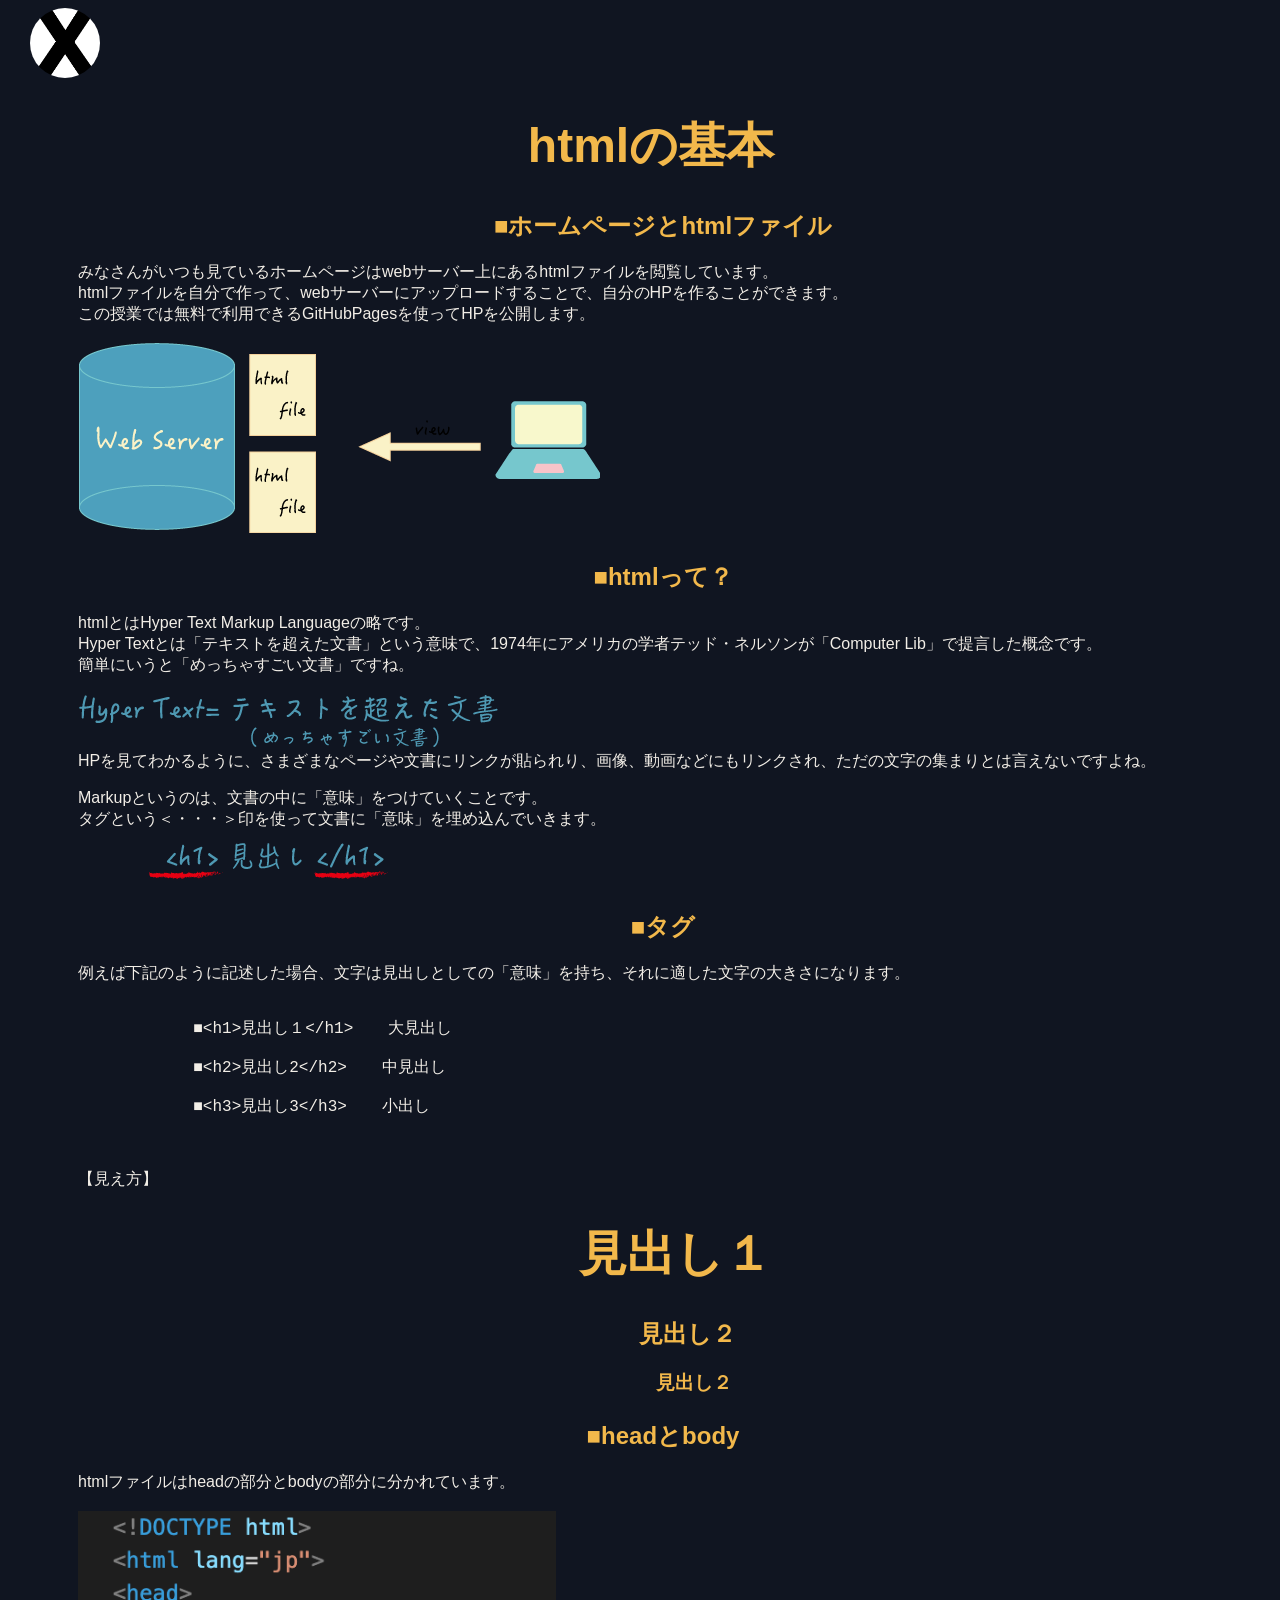
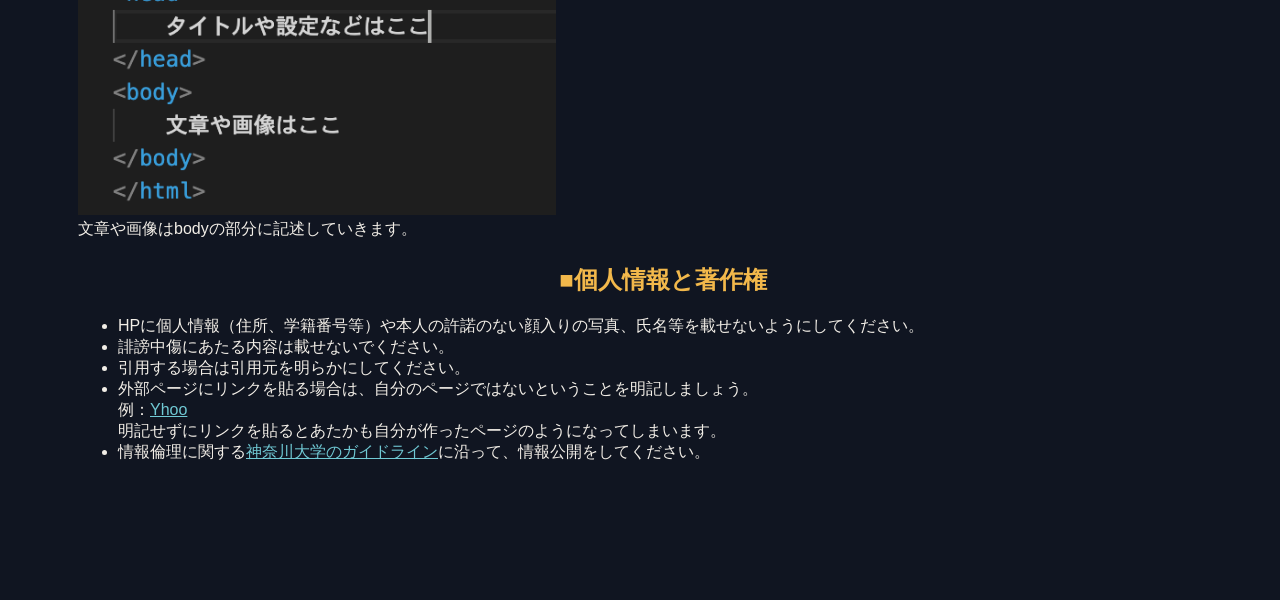
<file: de12/hp1.html>
<!DOCTYPE html>
<html lang="jp">
<head>
    <meta charset="UTF-8">
    <title>html_1</title>
    <link rel="stylesheet" href="./css/style.css">
    <link rel="shortcut icon" href="./images/xbp.ico">
</head>
<body>
    <logotohome>
    <a href="../index.html"><img src="./images/0_XBlogo.png" ></a>
    </logotohome>


    <h1>htmlの基本</h1>
    <h2>■ホームページとhtmlファイル</h2>
        <div>
            みなさんがいつも見ているホームページはwebサーバー上にあるhtmlファイルを閲覧しています。<br>
            htmlファイルを自分で作って、webサーバーにアップロードすることで、自分のHPを作ることができます。<br>
            この授業では無料で利用できるGitHubPagesを使ってHPを公開します。<br><br>
            <img src="./images/webserver_html.png">
        </div>
    <h2>■htmlって？</h2>
    <div>
        htmlとはHyper Text Markup Languageの略です。<br>
        Hyper Textとは「テキストを超えた文書」という意味で、1974年にアメリカの学者テッド・ネルソンが「Computer Lib」で提言した概念です。<br>
        簡単にいうと「めっちゃすごい文書」ですね。<br><br>
        <img src="./images/hypertxt.png"><br>
        HPを見てわかるように、さまざまなページや文書にリンクが貼られり、画像、動画などにもリンクされ、ただの文字の集まりとは言えないですよね。
    </div>
    <div>
        
        Markupというのは、文書の中に「意味」をつけていくことです。<br>
        タグという＜・・・＞印を使って文書に「意味」を埋め込んでいきます。<br>
        <img src="./images/tag.png">

    </div>
    


    <h2>■タグ</h2>
    <div>
        例えば下記のように記述した場合、文字は見出しとしての「意味」を持ち、それに適した文字の大きさになります。<br>
        <xmp>
            ■<h1>見出し１</h1>    大見出し
    
            ■<h2>見出し2</h2>    中見出し
    
            ■<h3>見出し3</h3>    小出し
    
        </xmp>
        【見え方】
        <h1>見出し１</h1>
        <h2>見出し２</h2>
        <h3>見出し２</h3>

    </div>
    
    <h2>■headとbody</h2>
    <div>
    htmlファイルはheadの部分とbodyの部分に分かれています。<br><br>
        <img src="./images/htmlbasic.png" width="40%">
        <br>
        文章や画像はbodyの部分に記述していきます。
    </div>

    <h2>■個人情報と著作権</h2>
    <div>
        <ul>
            <li>HPに個人情報（住所、学籍番号等）や本人の許諾のない顔入りの写真、氏名等を載せないようにしてください。</li>
            <li>誹謗中傷にあたる内容は載せないでください。</li>
            <li>引用する場合は引用元を明らかにしてください。</li>
            <li>外部ページにリンクを貼る場合は、自分のページではないということを明記しましょう。<br>例：<a href="https://www.yahoo.co.jp/">Yhoo</a><br>
            明記せずにリンクを貼るとあたかも自分が作ったページのようになってしまいます。 </li>
            <li>情報倫理に関する<a href="https://www.kanagawa-u.ac.jp/sns/guideline/" target="_blank">神奈川大学のガイドライン</a>に沿って、情報公開をしてください。</li>
        </ul>
    
    </div>






    
<br>
<br>


</body>
</html>
</file>
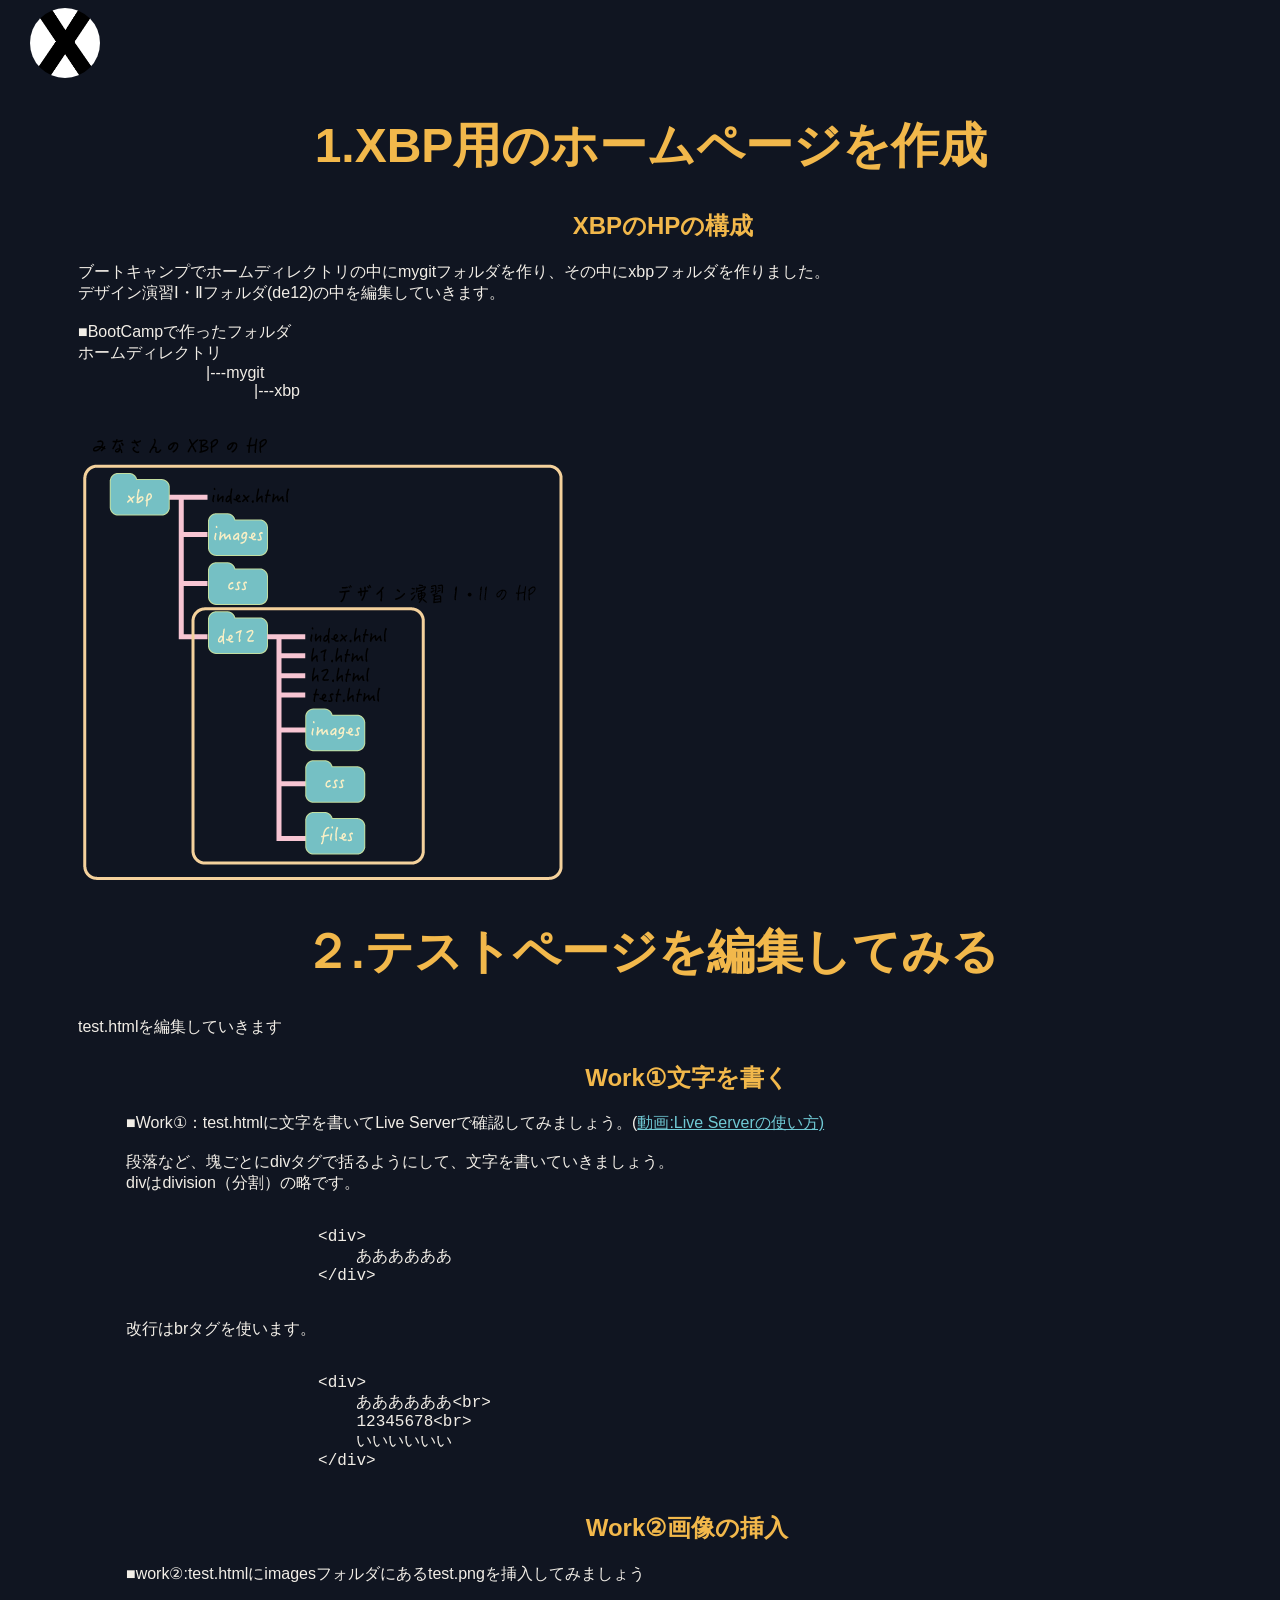
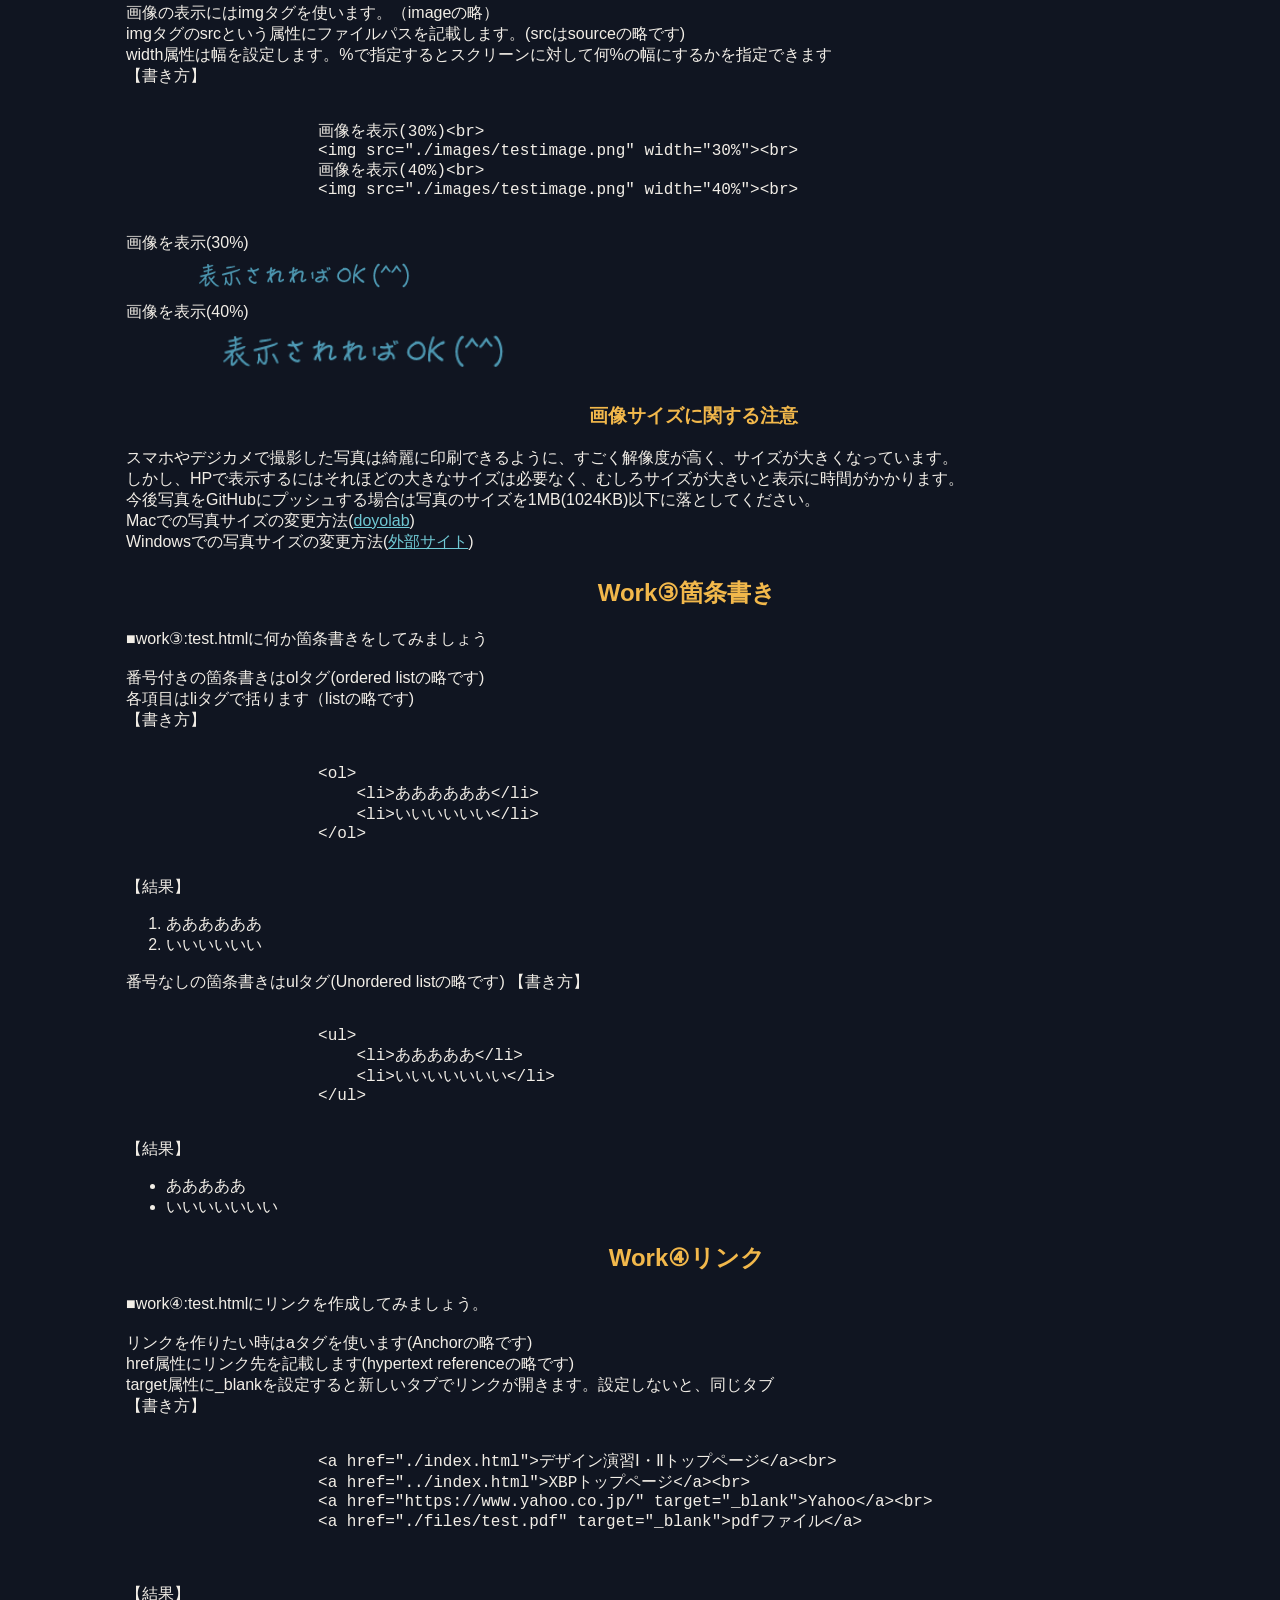
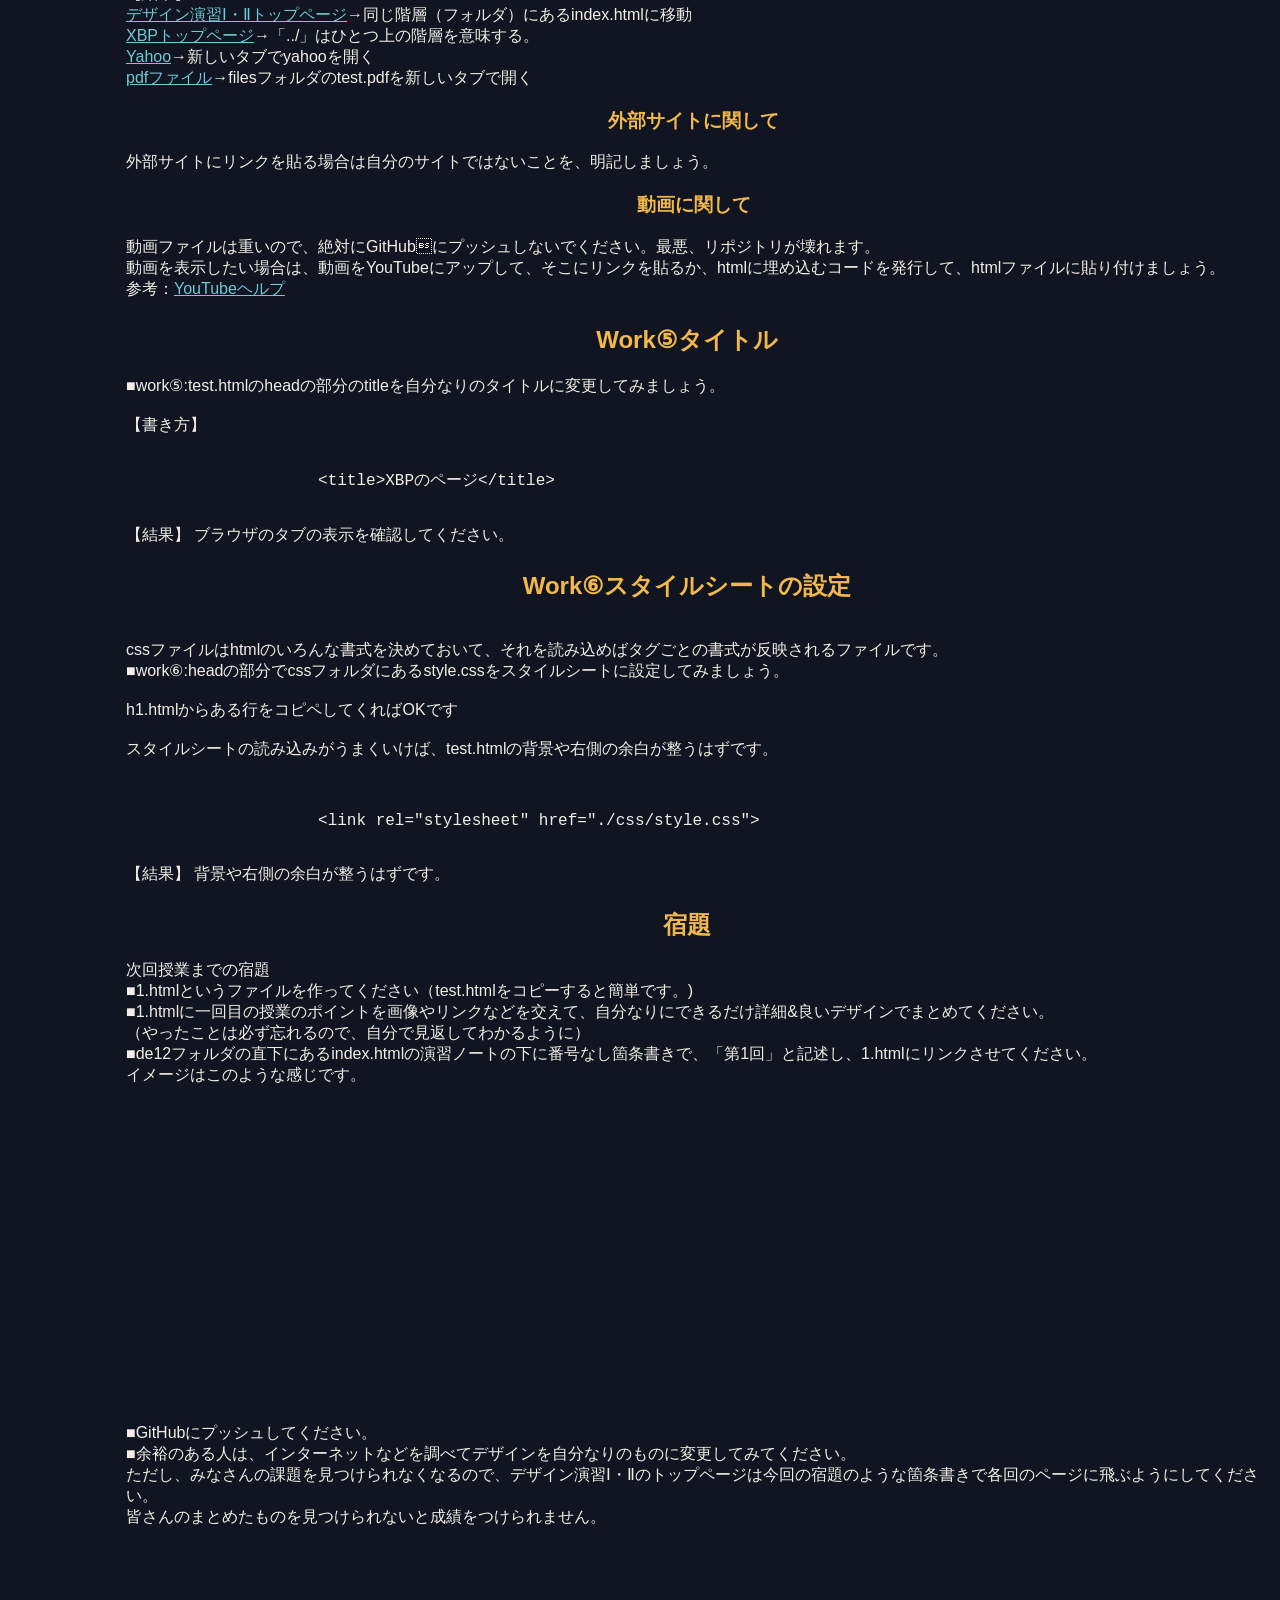
<file: de12/hp2.html>
<!DOCTYPE html>
<html lang="jp">
<head>
    <meta charset="UTF-8">
    <title>html_2</title>
    <link rel="stylesheet" href="./css/style.css">
    <link rel="shortcut icon" href="./images/xbp.ico">
</head>
<body>
    <logotohome>
    <a href="../index.html"><img src="./images/0_XBlogo.png" alt=""></a>
    </logotohome>

    
    <h1>1.XBP用のホームページを作成</h1>
        <h2>XBPのHPの構成</h2>
        <div>
            ブートキャンプでホームディレクトリの中にmygitフォルダを作り、その中にxbpフォルダを作りました。<br>
            デザイン演習Ⅰ・Ⅱフォルダ(de12)の中を編集していきます。<br><br>

            ■BootCampで作ったフォルダ<br>
            ホームディレクトリ<br>
            &emsp;&emsp;&emsp;&emsp;&emsp;&emsp;&emsp;&emsp;|---mygit<br>
            &emsp;&emsp;&emsp;&emsp;&emsp;&emsp;&emsp;&emsp;&emsp;&emsp;&emsp;|---xbp<br><br><br>
            
            
            <img src="images/samplefolder1.png">
                        
            
        </div>
       

    <h1>２.テストページを編集してみる</h1>
    <div>test.htmlを編集していきます
        <h2>Work①文字を書く</h2>
            <div>
                ■Work①：test.htmlに文字を書いてLive Serverで確認してみましょう。(<a href="https://youtu.be/DpFo8xBrLMc">動画:Live Serverの使い方)</a><br><br>
                段落など、塊ごとにdivタグで括るようにして、文字を書いていきましょう。<br>
                divはdivision（分割）の略です。<br>
                <xmp>
                    <div>
                        ああああああ
                    </div>
                </xmp>
                改行はbrタグを使います。
                <xmp>
                    <div>
                        ああああああ<br>
                        12345678<br>
                        いいいいいい
                    </div>
                </xmp>
            </div>
            <h2>Work②画像の挿入</h2>
            <div>
                ■work②:test.htmlにimagesフォルダにあるtest.pngを挿入してみましょう<br><br>
                画像の表示にはimgタグを使います。（imageの略）<br>
                imgタグのsrcという属性にファイルパスを記載します。(srcはsourceの略です)<br>
                width属性は幅を設定します。%で指定するとスクリーンに対して何%の幅にするかを指定できます<br>
                【書き方】
                <xmp>
                    画像を表示(30%)<br>
                    <img src="./images/testimage.png" width="30%"><br>
                    画像を表示(40%)<br>
                    <img src="./images/testimage.png" width="40%"><br>
                </xmp>

            </div>
            <div>
            画像を表示(30%)<br>
            <img src="./images/testimage.png" width="30%"><br>
            画像を表示(40%)<br>
            <img src="./images/testimage.png" width="40%"><br>
            
            </div>
            <h3>画像サイズに関する注意</h3>
            <diV>
                スマホやデジカメで撮影した写真は綺麗に印刷できるように、すごく解像度が高く、サイズが大きくなっています。<br>
                しかし、HPで表示するにはそれほどの大きなサイズは必要なく、むしろサイズが大きいと表示に時間がかかります。<br>
                今後写真をGitHubにプッシュする場合は写真のサイズを1MB(1024KB)以下に落としてください。<br>
                Macでの写真サイズの変更方法(<a href="https://doyodoyo.github.io/doyolab/03photomemo.html" target="_blank">doyolab</a>)<br>
                Windowsでの写真サイズの変更方法(<a href="https://office-hack.com/windows/windows10-image-resize/" target="_blank">外部サイト</a>)

            </diV>

            <h2>Work③箇条書き</h2>

            <div>
                ■work③:test.htmlに何か箇条書きをしてみましょう<br><br>
                番号付きの箇条書きはolタグ(ordered listの略です)<br>
                各項目はliタグで括ります（listの略です)<br>
                【書き方】
                <xmp>
                    <ol>
                        <li>ああああああ</li>
                        <li>いいいいいい</li>
                    </ol>
                </xmp>
                【結果】
                <ol>
                    <li>ああああああ</li>
                    <li>いいいいいい</li>
                </ol>
            </div>
            <div>
                番号なしの箇条書きはulタグ(Unordered listの略です)
                【書き方】
                <xmp>
                    <ul>
                        <li>あああああ</li>
                        <li>いいいいいいい</li>
                    </ul>
                </xmp>
                【結果】
                <ul>
                    <li>あああああ</li>
                    <li>いいいいいいい</li>
                </ul>

            </div>
            <h2>Work④リンク</h2>
            <div>
                ■work④:test.htmlにリンクを作成してみましょう。<br><br>
                リンクを作りたい時はaタグを使います(Anchorの略です)<br>
                href属性にリンク先を記載します(hypertext referenceの略です)<br>
                target属性に_blankを設定すると新しいタブでリンクが開きます。設定しないと、同じタブ<br>
                【書き方】
                <xmp>
                    <a href="./index.html">デザイン演習Ⅰ・Ⅱトップページ</a><br>
                    <a href="../index.html">XBPトップページ</a><br>
                    <a href="https://www.yahoo.co.jp/" target="_blank">Yahoo</a><br>
                    <a href="./files/test.pdf" target="_blank">pdfファイル</a>

                </xmp>
                【結果】<br>
                <a href="./index.html">デザイン演習Ⅰ・Ⅱトップページ</a>→同じ階層（フォルダ）にあるindex.htmlに移動<br>
                <a href="../index.html">XBPトップページ</a>→「../」はひとつ上の階層を意味する。<br>
                <a href="https://www.yahoo.co.jp/" target="_blank">Yahoo</a>→新しいタブでyahooを開く<br>
                <a href="./files/test.pdf" target="_blank">pdfファイル</a>→filesフォルダのtest.pdfを新しいタブで開く<br>
            </div>
            <h3>外部サイトに関して</h3>
            <div>
                外部サイトにリンクを貼る場合は自分のサイトではないことを、明記しましょう。
            </div>
            <h3>動画に関して</h3>
            <div>
            動画ファイルは重いので、絶対にGitHubにプッシュしないでください。最悪、リポジトリが壊れます。<br>
            動画を表示したい場合は、動画をYouTubeにアップして、そこにリンクを貼るか、htmlに埋め込むコードを発行して、htmlファイルに貼り付けましょう。<br>
            参考：<a href="https://support.google.com/youtube/answer/171780?hl=ja" target="_blank">YouTubeヘルプ</a>
            </div>
            <h2>Work⑤タイトル</h2>
            <div>
                ■work⑤:test.htmlのheadの部分のtitleを自分なりのタイトルに変更してみましょう。<br><br>
                【書き方】
                <xmp>
                    <title>XBPのページ</title>
                </xmp>
                【結果】
                ブラウザのタブの表示を確認してください。
            </div>

            <h2>Work⑥スタイルシートの設定</h2>
            <div>
                <br>cssファイルはhtmlのいろんな書式を決めておいて、それを読み込めばタグごとの書式が反映されるファイルです。<br>
                ■work⑥:headの部分でcssフォルダにあるstyle.cssをスタイルシートに設定してみましょう。<br><br>
                h1.htmlからある行をコピペしてくればOKです<br>
                
                <br>スタイルシートの読み込みがうまくいけば、test.htmlの背景や右側の余白が整うはずです。
                <br><br>
                <xmp>
                    <link rel="stylesheet" href="./css/style.css">
                </xmp>
                【結果】
                背景や右側の余白が整うはずです。
            </div>

            <h2>宿題</h2>
            <div>
                次回授業までの宿題<br>
                ■1.htmlというファイルを作ってください（test.htmlをコピーすると簡単です。)<br>
                ■1.htmlに一回目の授業のポイントを画像やリンクなどを交えて、自分なりにできるだけ詳細&良いデザインでまとめてください。<br>
                （やったことは必ず忘れるので、自分で見返してわかるように）<br>
                ■de12フォルダの直下にあるindex.htmlの演習ノートの下に番号なし箇条書きで、「第1回」と記述し、1.htmlにリンクさせてください。<br>
                
                イメージはこのような感じです。<br>
                <iframe width="560" height="315" src="https://www.youtube.com/embed/QmtEP_GOFp0" title="YouTube video player" frameborder="0" allow="accelerometer; autoplay; clipboard-write; encrypted-media; gyroscope; picture-in-picture" allowfullscreen></iframe>
                <br><br>
                ■GitHubにプッシュしてください。<br>

                ■余裕のある人は、インターネットなどを調べてデザインを自分なりのものに変更してみてください。<br>
                ただし、みなさんの課題を見つけられなくなるので、デザイン演習Ⅰ・Ⅱのトップページは今回の宿題のような箇条書きで各回のページに飛ぶようにしてください。<br>
                皆さんのまとめたものを見つけられないと成績をつけられません。
            </div>

    </div>
    
<br>
<br>


</body>
</html>
</file>
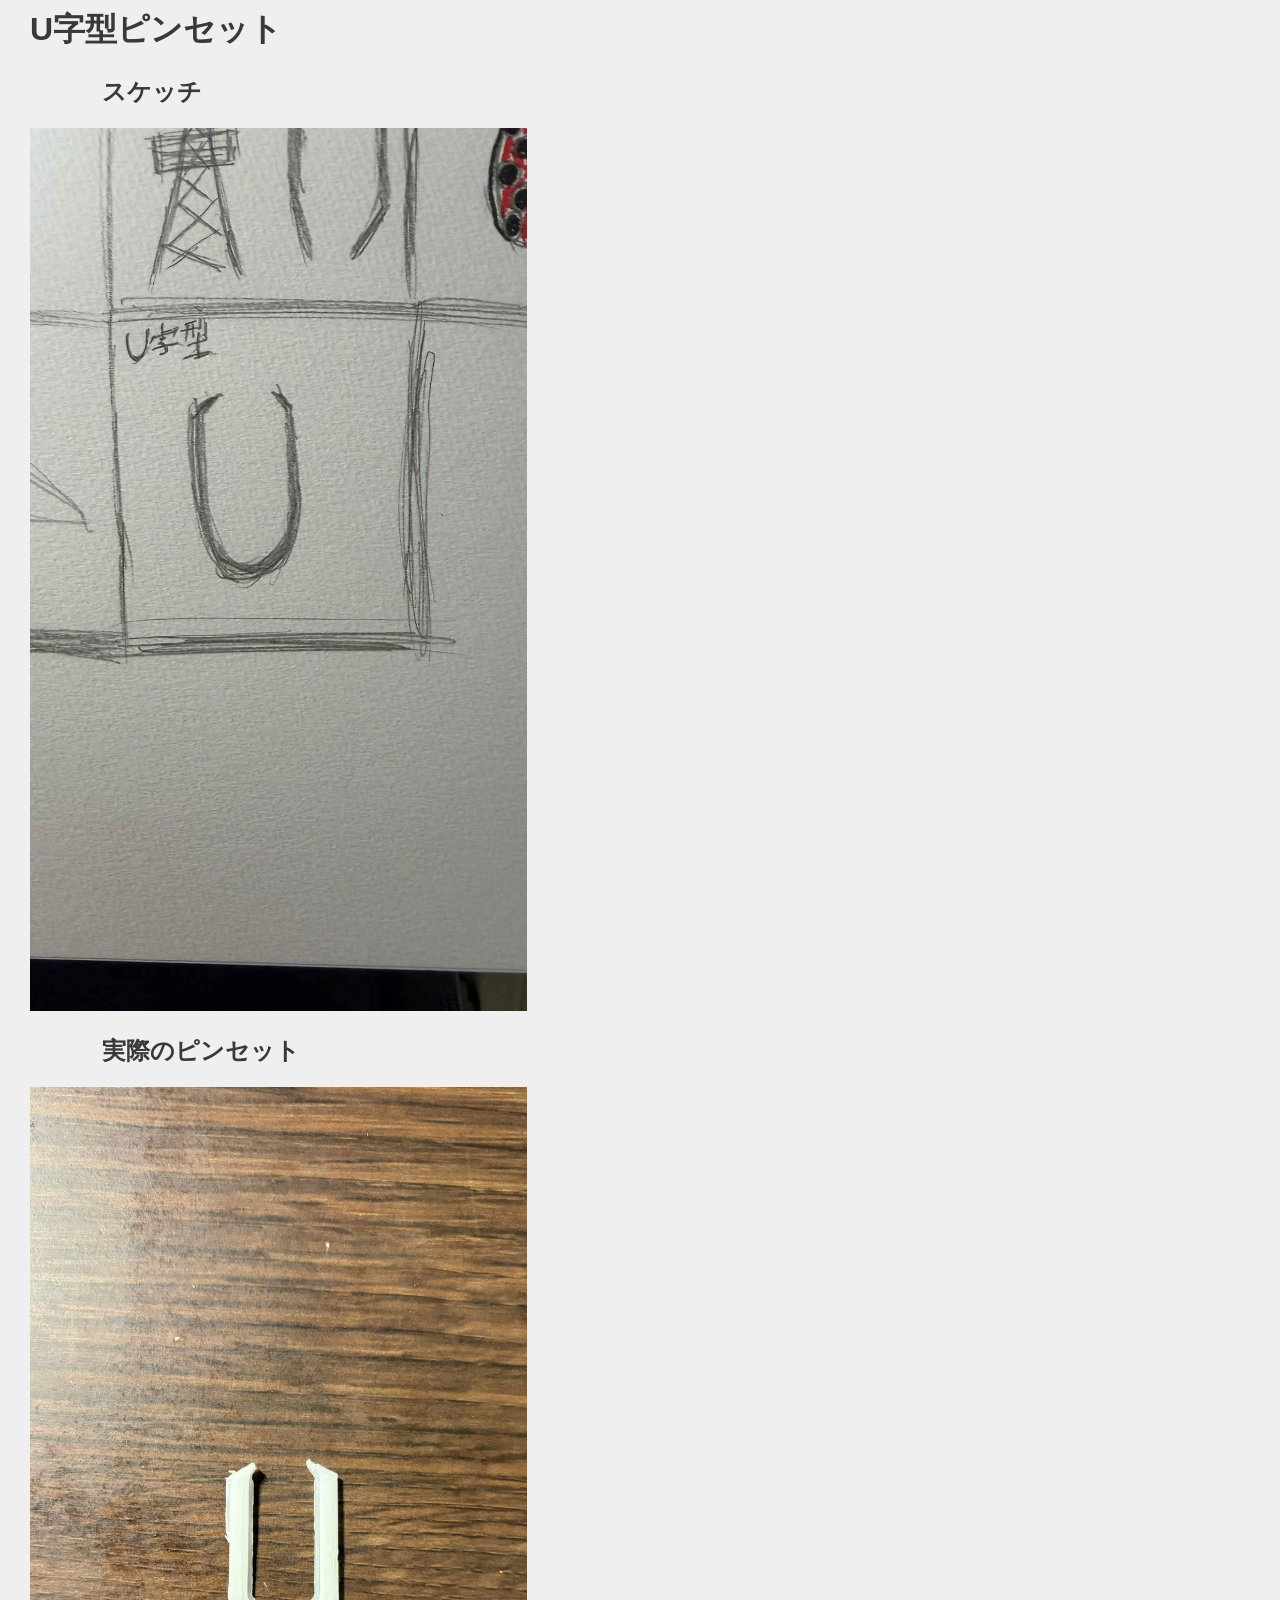
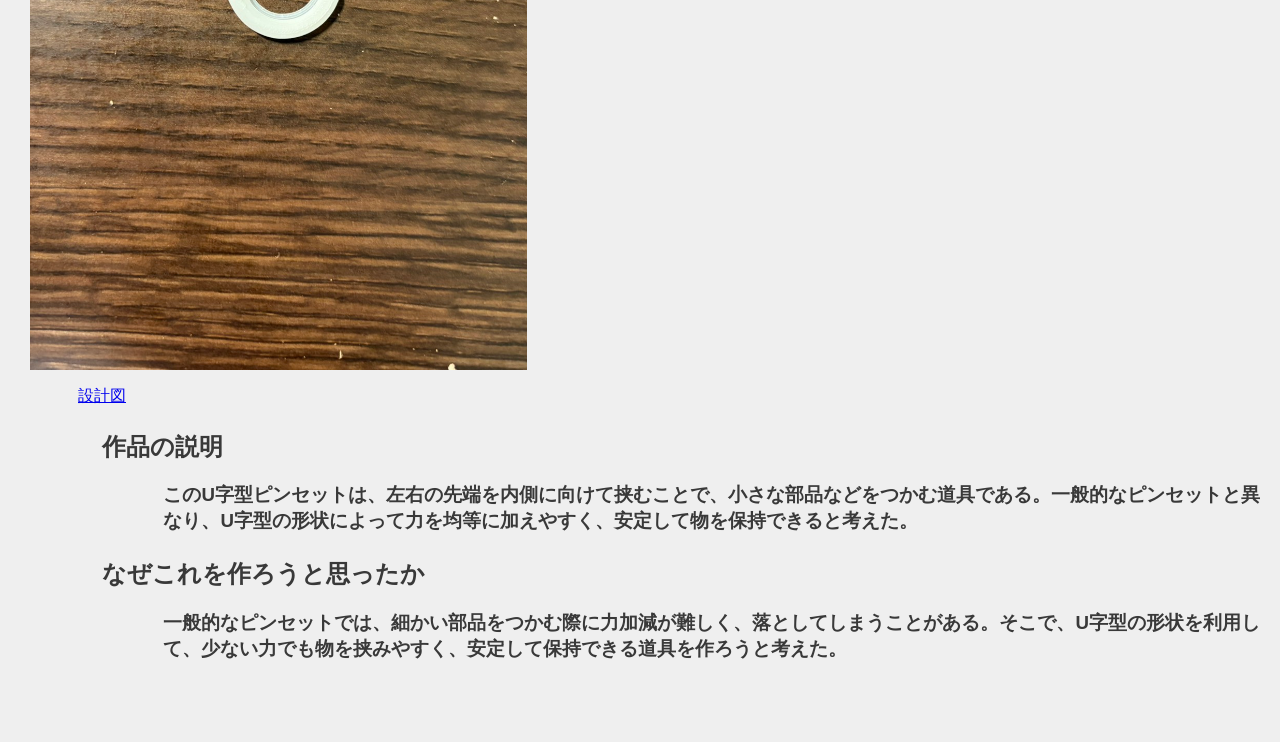
<file: digi_fab/3.html>
<head>
    <title>ピンセットの進化</title>
 <link rel="stylesheet" href="./css/style.css">


</head>
<body>
    <h1>U字型ピンセット</h1><div>
        <h2>スケッチ</h2>
    </div>
    <img src="./images/S__29523973.jpg" width="40%"><br><div>
    <h2>実際のピンセット</h2></div>
    <img src="./images/S__29532162.jpg" width="40%"><br><div>
     <a href="./varorann.stl">設計図</a><br> 
     <h2>作品の説明</h2> <div>
    <h3>このU字型ピンセットは、左右の先端を内側に向けて挟むことで、小さな部品などをつかむ道具である。一般的なピンセットと異なり、U字型の形状によって力を均等に加えやすく、安定して物を保持できると考えた。</h3></div>
    <h2>なぜこれを作ろうと思ったか</h2><div>
        <h3>一般的なピンセットでは、細かい部品をつかむ際に力加減が難しく、落としてしまうことがある。そこで、U字型の形状を利用して、少ない力でも物を挟みやすく、安定して保持できる道具を作ろうと考えた。</h3>
    </div>
    
















</body>
</file>
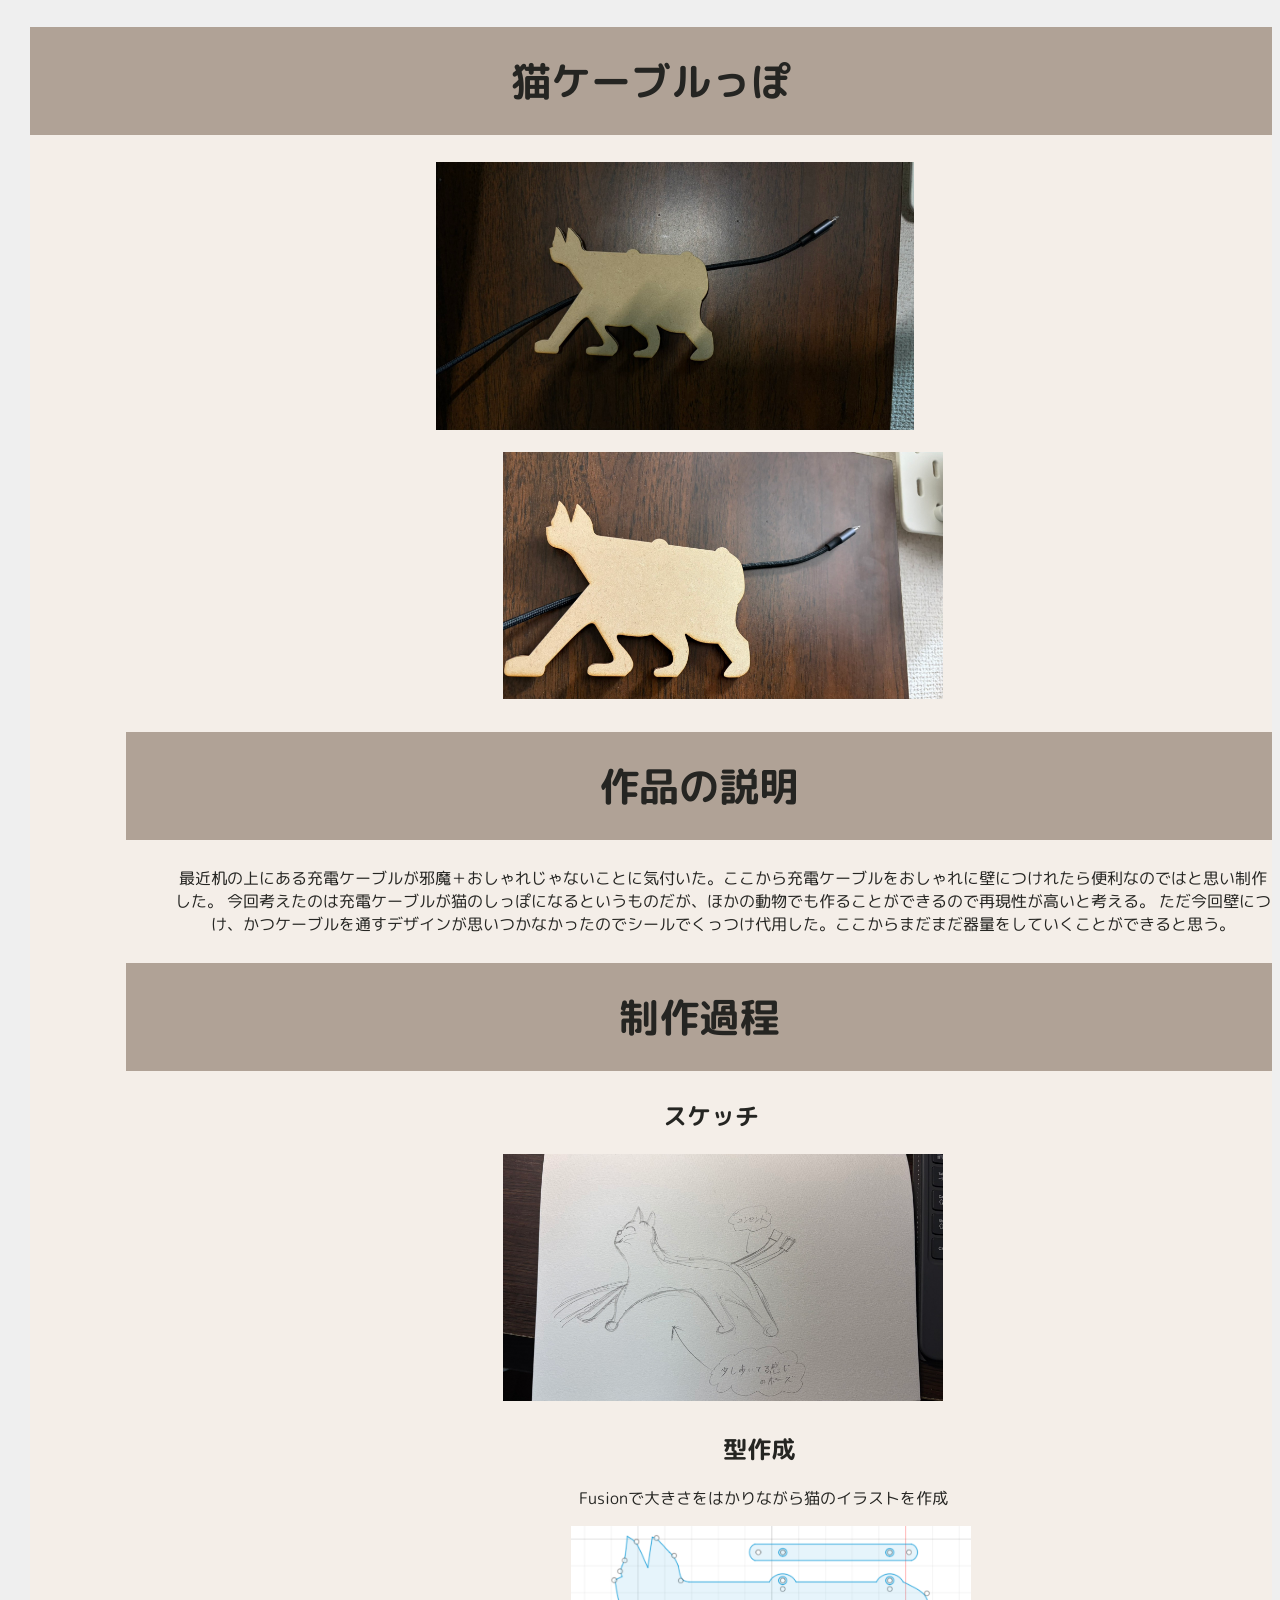
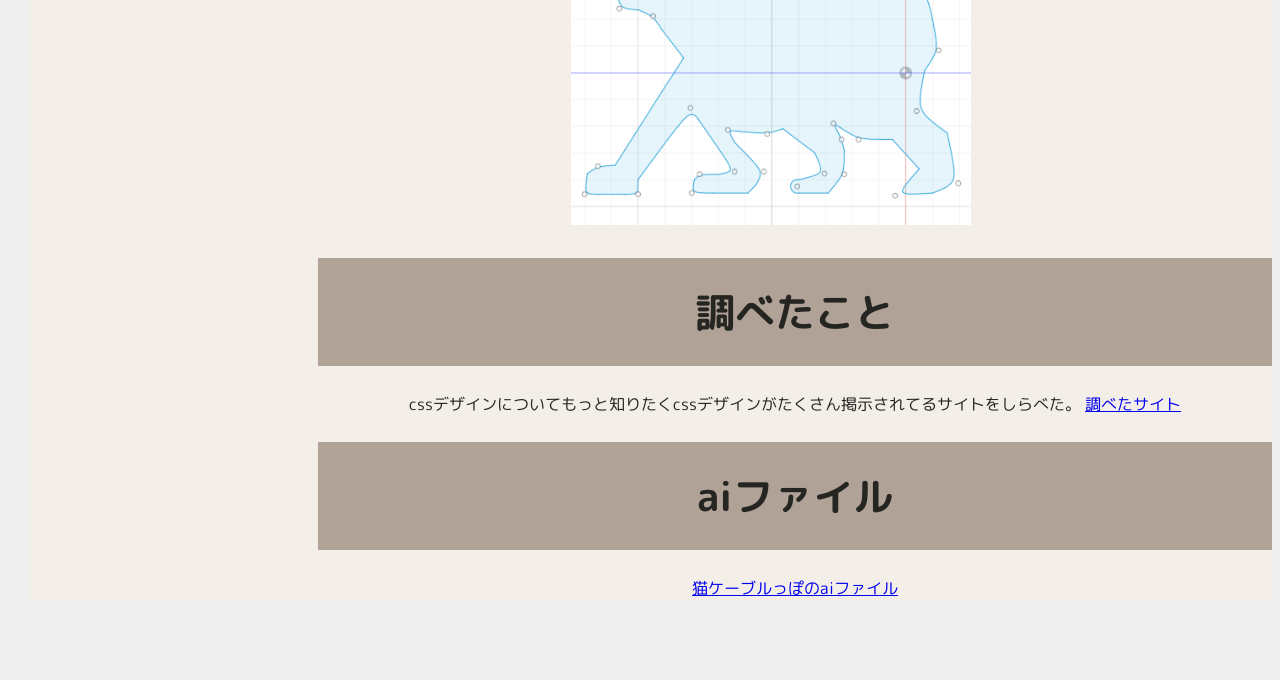
<file: digi_fab/5.html>
<!DOCTYPE html>
<html lang="jp">
<head>
    <title>猫ケーブルっぽ</title>
    <link rel="stylesheet" href="css/style.css">
    <style>
    body.tobacco-page {
  background: #f4eee8;
  color: #252522;
  font-family: "M PLUS Rounded 1c", sans-serif;
}

/* 大見出し */
body.tobacco-page h1 {
  color: #252522;
  text-align: center;
  font-size: 2.5rem;
  padding: 24px;
  background: rgba(120, 100, 85, 0.55);
}

/* 小見出し */
body.tobacco-page h2 {
  color: #252522;
  text-align: center;
}

/* 説明文 */
body.tobacco-page h3 {
  color: #252522;
  text-align: center;
}
.photo-center {
    text-align: center;
  }

  .photo-center img {
    display: inline-block;
    max-width: 100%;
    height: auto;
  }
    
</style>
</head> 
<body class="tobacco-page">
    <h1>猫ケーブルっぽ</h1>
    <div class="photo-center">
    <img src="./images/S__31588370_0.jpg" width="40%"><br><div>
<div class="photo-center">
    <img src="./images/S__31588372_0.jpg" width="40%"><br></div>
<h1>作品の説明</h1><div>
    最近机の上にある充電ケーブルが邪魔＋おしゃれじゃないことに気付いた。ここから充電ケーブルをおしゃれに壁につけれたら便利なのではと思い制作した。
    今回考えたのは充電ケーブルが猫のしっぽになるというものだが、ほかの動物でも作ることができるので再現性が高いと考える。
    ただ今回壁につけ、かつケーブルを通すデザインが思いつかなかったのでシールでくっつけ代用した。ここからまだまだ器量をしていくことができると思う。
</div>
<h1>制作過程</h1>
<h2>スケッチ</h2>
<div class="photo-center">
<img src="./images/S__31596547.jpg" width="40%"><br><div>
<h2>型作成</h2>
　　Fusionで大きさをはかりながら猫のイラストを作成
<div class="photo-center">
    <img src="./images/スクリーンショット 2026-11-09 164743.png" width="40%"><br><div>
<h1>調べたこと</h1>
cssデザインについてもっと知りたくcssデザインがたくさん掲示されてるサイトをしらべた。
<a href="https://saruwakakun.com/html-css/reference/css-sample">調べたサイト</a><br>
<h1>aiファイル</h1>
<a href="files/nekoyuuya.ai" target="_blank">猫ケーブルっぽのaiファイル</a>






</body>
</file>
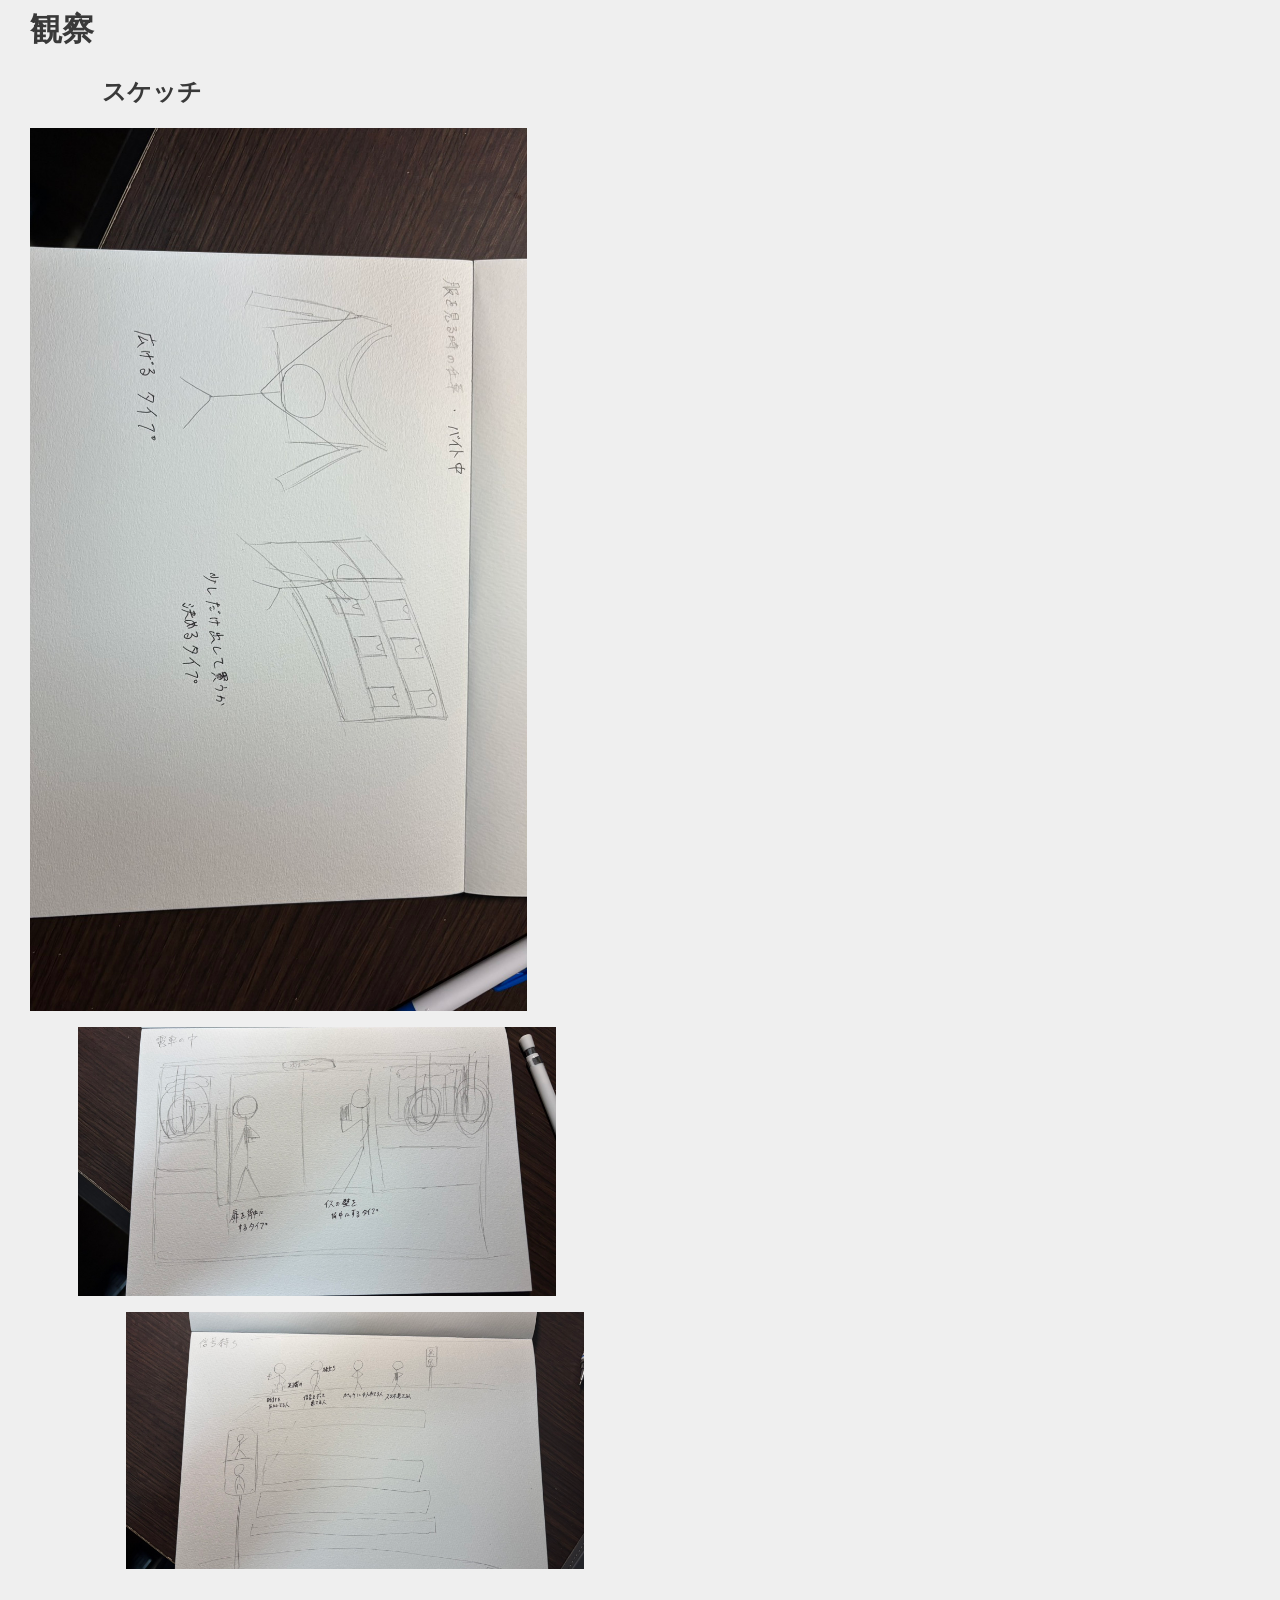
<file: digi_fab/6.html>
<head>
    <title>日常観察</title>
 <link rel="stylesheet" href="./css/style.css">


</head>
<body>
    <h1>観察</h1><div>
        <h2>スケッチ</h2>
    </div>
    <img src="./images/S__31703080_0.jpg" width="40%"><br><div>
    <img src="./images/S__31703081_0.jpg" width="40%"><br><div>
        <img src="./images/S__31703082.jpg" width="40%"><br><div></div>
     













</body>
</file>
<file: css/home.css>
/* =========================
   BASIC
========================= */

* {
  margin: 0;
  padding: 0;
  box-sizing: border-box;
}

html {
  scroll-behavior: smooth;
  scroll-padding-top: 90px;
}

body {
  background: #f5f4f0;
  color: #292929;
  font-family: "Noto Sans JP", sans-serif;
  line-height: 1.8;
}

a {
  text-decoration: none;
  color: inherit;
}

/* =========================
   HEADER
========================= */

header {
  position: fixed;
  top: 0;
  left: 0;
  width: 100%;
  height: 85px;
  padding: 0 8%;

  display: flex;
  justify-content: space-between;
  align-items: center;

  background: rgba(245,244,240,0.92);
  backdrop-filter: blur(12px);

  z-index: 1000;
}

.logo {
  display: flex;
  align-items: center;
  gap: 12px;
  font-size: 25px;
  font-weight: bold;
  letter-spacing: 5px;
}

.logo img {
  width: 48px;
  height: 48px;
  object-fit: contain;
}

#menuButton {
  background: transparent;
  border: 1px solid #444;
  padding: 10px 20px;
  cursor: pointer;
  letter-spacing: 2px;
}

/* =========================
   MENU
========================= */

#menu {
  position: fixed;
  top: 85px;
  right: 8%;

  width: 260px;
  padding: 20px;

  background: #fff;
  box-shadow: 0 10px 30px #0001;

  display: none;
  z-index: 1001;
}

#menu.open {
  display: block;
}

#menu a {
  display: block;
  padding: 14px 5px;
  border-bottom: 1px solid #eee;
  font-size: 13px;
  transition: 0.3s;
}

#menu a:hover {
  padding-left: 15px;
  color: #999;
}

/* =========================
   HERO
========================= */

.hero {
  min-height: 100vh;
  padding: 150px 12% 70px;
  display: flex;
  align-items: center;
  justify-content: center;
}

.hero-inner {
  width: 100%;
  max-width: 1050px;
}

.eyebrow {
  color: #999;
  font-size: 11px;
  letter-spacing: 4px;
  margin-bottom: 15px;
}

.hero h1 {
  font-size: clamp(75px, 12vw, 135px);
  line-height: 1.2;
  letter-spacing: 18px;
}

.hero-subtitle {
  color: #888;
  letter-spacing: 5px;
  margin: 15px 0 45px;
}

.hero-image {
  width: 100%;
  height: 380px;
  overflow: hidden;
}

.hero-image img {
  width: 100%;
  height: 100%;
  object-fit: cover;
}

.scroll-text {
  text-align: center;
  margin-top: 35px;
  font-size: 10px;
  letter-spacing: 4px;
  color: #999;
}

/* =========================
   COMMON SECTION
========================= */

.section {
  min-height: 90vh;
  padding: 140px 12%;
}

.section-heading {
  max-width: 1050px;
  margin: 0 auto 50px;
}

.section-heading h2 {
  font-size: clamp(28px, 4vw, 43px);
  font-weight: 500;
  letter-spacing: 3px;
}

.section-heading > p:last-child {
  font-size: 10px;
  color: #999;
  letter-spacing: 4px;
  margin-top: 10px;
}

/* =========================
   MY WORLD
========================= */

.world-content {
  max-width: 1050px;
  margin: auto;
  display: grid;
  grid-template-columns: 1.2fr 1fr;
  gap: 55px;
  align-items: center;
}

.world-image {
  height: 380px;
  overflow: hidden;
}

.world-image img {
  width: 100%;
  height: 100%;
  object-fit: cover;
}

.world-text h3 {
  font-size: 24px;
  font-weight: 500;
  margin-bottom: 20px;
}

.world-text p {
  color: #777;
  font-size: 13px;
  line-height: 2.5;
}

/* =========================
   COURSE CARD
========================= */

.course-card {
  max-width: 1050px;
  margin: auto;

  display: grid;
  grid-template-columns: 1.1fr 1fr;
  align-items: center;

  background: #fff;
  padding: 25px;
  gap: 40px;

  transition: 0.4s;
}

.course-card:hover {
  transform: translateY(-6px);
  box-shadow: 0 15px 35px #00000012;
}

.course-image {
  height: 350px;
  overflow: hidden;
}

.course-image img {
  width: 100%;
  height: 100%;
  object-fit: cover;
  transition: 0.5s;
}

.course-card:hover img {
  transform: scale(1.04);
}

.course-text {
  padding: 20px;
}

.course-text h3 {
  font-size: 24px;
  font-weight: 500;
  margin-bottom: 20px;
}

.course-text p:not(.eyebrow) {
  color: #777;
  font-size: 13px;
  line-height: 2.4;
}

.course-text span {
  display: inline-block;
  margin-top: 30px;
  font-size: 11px;
  letter-spacing: 3px;
}

/* =========================
   ANIMATION
========================= */

.reveal {
  opacity: 0;
  transform: translateY(35px);
  transition: 0.9s ease;
}

.reveal.show {
  opacity: 1;
  transform: translateY(0);
}

/* =========================
   FOOTER
========================= */

footer {
  padding: 55px 10%;
  text-align: center;
  background: #eae9e5;
  color: #888;
  font-size: 11px;
  letter-spacing: 3px;
}

footer a {
  display: inline-block;
  margin-top: 25px;
}

/* =========================
   MOBILE
========================= */

@media (max-width: 700px) {

  header {
    height: 75px;
    padding: 0 6%;
  }

  .hero {
    padding: 120px 6% 60px;
  }

  .hero h1 {
    letter-spacing: 8px;
  }

  .hero-image {
    height: 260px;
  }

  .section {
    padding: 110px 6%;
  }

  .world-content,
  .course-card {
    grid-template-columns: 1fr;
    gap: 25px;
  }

  .world-image,
  .course-image {
    height: 260px;
  }

  .course-card {
    padding: 15px;
  }

  .course-text {
    padding: 15px 5px;
  }

  #menu {
    right: 6%;
    top: 75px;
  }
}

/* 動きを減らす設定にも対応 */

@media (prefers-reduced-motion: reduce) {
  html {
    scroll-behavior: auto;
  }

  .reveal {
    opacity: 1;
    transform: none;
    transition: none;
  }
}

/* HERO IMAGE WITH TEXT */

.hero-image {
  position: relative;
  width: 100%;
  height: 480px;
  overflow: hidden;
}

.hero-image img {
  width: 100%;
  height: 100%;
  object-fit: cover;
}

/* 文字を中央に配置 */

.hero-overlay {
  position: absolute;
  inset: 0;

  display: flex;
  flex-direction: column;
  justify-content: center;
  align-items: center;

  color: white;
  text-align: center;

  background: rgba(0, 0, 0, 0.18);
}

.hero-overlay .hero-small {
  font-size: 11px;
  letter-spacing: 6px;
  margin-bottom: 15px;
}

.hero-overlay h1 {
  font-size: clamp(75px, 12vw, 130px);
  font-weight: 300;
  letter-spacing: 20px;
  line-height: 1.2;
}

.hero-overlay .hero-subtitle {
  font-size: 13px;
  letter-spacing: 4px;
  margin-top: 20px;
  color: white;
}

@media (max-width: 700px) {
  .hero-image {
    height: 350px;
  }

  .hero-overlay h1 {
    font-size: 75px;
    letter-spacing: 12px;
  }

  .hero-overlay .hero-subtitle {
    font-size: 10px;
    letter-spacing: 2px;
  }
}

/* MY WORLD GALLERY */

.world-intro {
  max-width: 700px;
  margin: 0 auto 50px;
}

.world-intro h3 {
  font-size: 22px;
  font-weight: 500;
  margin-bottom: 15px;
}

.world-intro p {
  font-size: 13px;
  color: #777;
  line-height: 2.4;
}

.world-gallery {
  max-width: 1050px;
  margin: auto;
  display: grid;
  grid-template-columns: repeat(2, 1fr);
  gap: 30px;
}

.world-photo {
  background: white;
  padding: 12px;
}

.world-photo img {
  width: 100%;
  height: 300px;
  object-fit: cover;
  display: block;
  transition: 0.5s;
}

.world-photo:hover img {
  transform: scale(1.02);
}

.world-photo p {
  padding: 15px 5px 5px;
  font-size: 11px;
  letter-spacing: 2px;
  color: #888;
}

.world-photo:last-child {
  grid-column: 1 / -1;
}

.world-photo:last-child img {
  height: 380px;
}

@media (max-width: 700px) {
  .world-gallery {
    grid-template-columns: 1fr;
  }

  .world-photo:last-child {
    grid-column: auto;
  }

  .world-photo img,
  .world-photo:last-child img {
    height: 250px;
  }
}

/* =========================
   MY WORLD SLIDESHOW
========================= */

.world-section {
  padding: 100px 8%;
  min-height: 100vh;
  display: flex;
  align-items: center;
  justify-content: center;
}

.world-slideshow {
  position: relative;
  width: 100%;
  max-width: 1250px;
  height: 680px;
  overflow: hidden;
  background: #333;
}

/* 写真 */

.world-slide {
  position: absolute;
  inset: 0;
  width: 100%;
  height: 100%;
  object-fit: cover;

  opacity: 0;
  transition: opacity 1.5s ease;
}

.world-slide.active {
  opacity: 1;
}

/* 暗くするフィルター */

.world-overlay {
  position: absolute;
  inset: 0;
  background: rgba(0, 0, 0, 0.08);
  transition: background 1.2s ease;
}

.world-section.is-visible .world-overlay {
  background: rgba(0, 0, 0, 0.42);
}

/* 中央の文字 */

.world-copy {
  position: absolute;
  inset: 0;

  display: flex;
  flex-direction: column;
  align-items: center;
  justify-content: center;

  text-align: center;
  color: white;
  padding: 25px;

  opacity: 0;
  transform: translateY(25px);
  transition: opacity 1.2s ease,
              transform 1.2s ease;
}

.world-section.is-visible .world-copy {
  opacity: 1;
  transform: translateY(0);
}

.world-label {
  font-size: 11px;
  letter-spacing: 6px;
  margin-bottom: 25px;
}

.world-copy h2 {
  font-size: clamp(30px, 5vw, 55px);
  font-weight: 400;
  letter-spacing: 8px;
  margin-bottom: 25px;
}

.world-description {
  font-size: 14px;
  line-height: 2.5;
  letter-spacing: 2px;
}

.world-caption {
  position: absolute;
  bottom: 75px;
  font-size: 10px;
  letter-spacing: 4px;
}

/* 写真の切り替え表示 */

.slide-indicators {
  position: absolute;
  bottom: 35px;
  left: 50%;
  transform: translateX(-50%);
  display: flex;
  gap: 12px;
  z-index: 5;
}

.indicator {
  width: 7px;
  height: 7px;
  border-radius: 50%;
  background: rgba(255,255,255,0.4);
  transition: 0.5s;
}

.indicator.active {
  background: white;
  transform: scale(1.3);
}

/* スマートフォン */

@media (max-width: 700px) {

  .world-section {
    padding: 80px 5%;
    min-height: 85vh;
  }

  .world-slideshow {
    height: 550px;
  }

  .world-copy h2 {
    font-size: 30px;
    letter-spacing: 4px;
  }

  .world-description {
    font-size: 11px;
  }

  .world-caption {
    bottom: 70px;
  }
}
.world-slideshow {
  display: block;
  text-decoration: none;
  color: inherit;
  cursor: pointer;
}
</file>
<file: de12/css/style.css>
@charset "utf-8";
/* 冒頭でimport */
@import url('https://fonts.googleapis.com/css?family=Raleway:700&display=swap');
@import url('https://fonts.googleapis.com/css?family=M+PLUS+Rounded+1c:400,700&display=swap&subset=japanese');
/* フォントを指定したいところで */

logo img{
    border-radius: 50%;
    width: 150px;
    height: 150px;
    object-fit: cover; /* 画像のトリミング */
}

logotohome img{
    border-radius: 70%;
    width: 70px;
    height: 70px;
    object-fit: cover; /* 画像のトリミング */
}



/* ========== common ========== */
html, body {
	font-size: 16px;
  font-family: sans-serif;
  color: #f2eee7;
  margin-left: 15px;
  margin-bottom: 40px;
  background: #101521;
}
h1{
    text-indent: 0em;
    text-align: center;
  font-size: 48px;
}
h2{
    margin-left: 1em;
    margin-top: 1em;
     text-align: center;
}
h3{
    margin-left: 2em;
     text-align: center;
}
div{
    margin-top: 1em;
    margin-left: 3em;
}
p{
    margin-left: 3em;
}
span.blackback{
    text-indent: 3em;
    background: #393939;
    color: #F7F2E8;
}
h1, h2, h3 {
  color: #f2b84b;
}

a {
  color: #70c9d4;
}

a:hover {
  color: #f2b84b;
}

span.blackback {
  background: #293246;
  color: #f2eee7;
}
/* デザイン演習一覧ページ */
body.index-page {
  background: #f7f6f2;
  color: #252522;
  font-family: "M PLUS Rounded 1c", sans-serif;
  margin: 0;
  padding: 48px 6%;
}

body.index-page h1 {
  color: #252522;
  text-align: left;
  font-size: 2.5rem;
  font-weight: 500;
  letter-spacing: 0.08em;
  margin: 40px 0 64px;
}

body.index-page h2 {
  color: #252522;
  text-align: left;
  font-size: 1.1rem;
  font-weight: 500;
  letter-spacing: 0.08em;
  margin: 48px 0 20px;
}

body.index-page ol,
body.index-page ul {
  padding-left: 1.2em;
  line-height: 2.2;
}

body.index-page a {
  color: #55544f;
  text-decoration: none;
  border-bottom: 1px solid #c9c7c0;
}

body.index-page a:hover {
  color: #111;
  border-color: #111;
}
</file>
<file: digi_fab/css/style.css>
@charset "utf-8";
/* 冒頭でimport */
@import url('https://fonts.googleapis.com/css?family=Raleway:700&display=swap');
@import url('https://fonts.googleapis.com/css?family=M+PLUS+Rounded+1c:400,700&display=swap&subset=japanese');
/* フォントを指定したいところで */

logo img{
    border-radius: 50%;
    width: 150px;
    height: 150px;
    object-fit: cover; /* 画像のトリミング */
}

logotohome img{
    border-radius: 70%;
    width: 70px;
    height: 70px;
    object-fit: cover; /* 画像のトリミング */
}



/* ========== common ========== */
html, body {
	font-size: 16px;
	font-family: sans-serif;
	color: #393939;
    margin-left: 15px;
    margin-bottom: 40px;
	background: #efefef;
}
h1{
    text-indent: 0em;
}
h2{
    margin-left: 1em;
    margin-top: 1em;
}
h3{
    margin-left: 2em;
}
div{
    margin-top: 1em;
    margin-left: 3em;
}
p{
    margin-left: 3em;
}
span.blackback{
    text-indent: 3em;
    background: #393939;
    color: #efefef;
}
</file>
